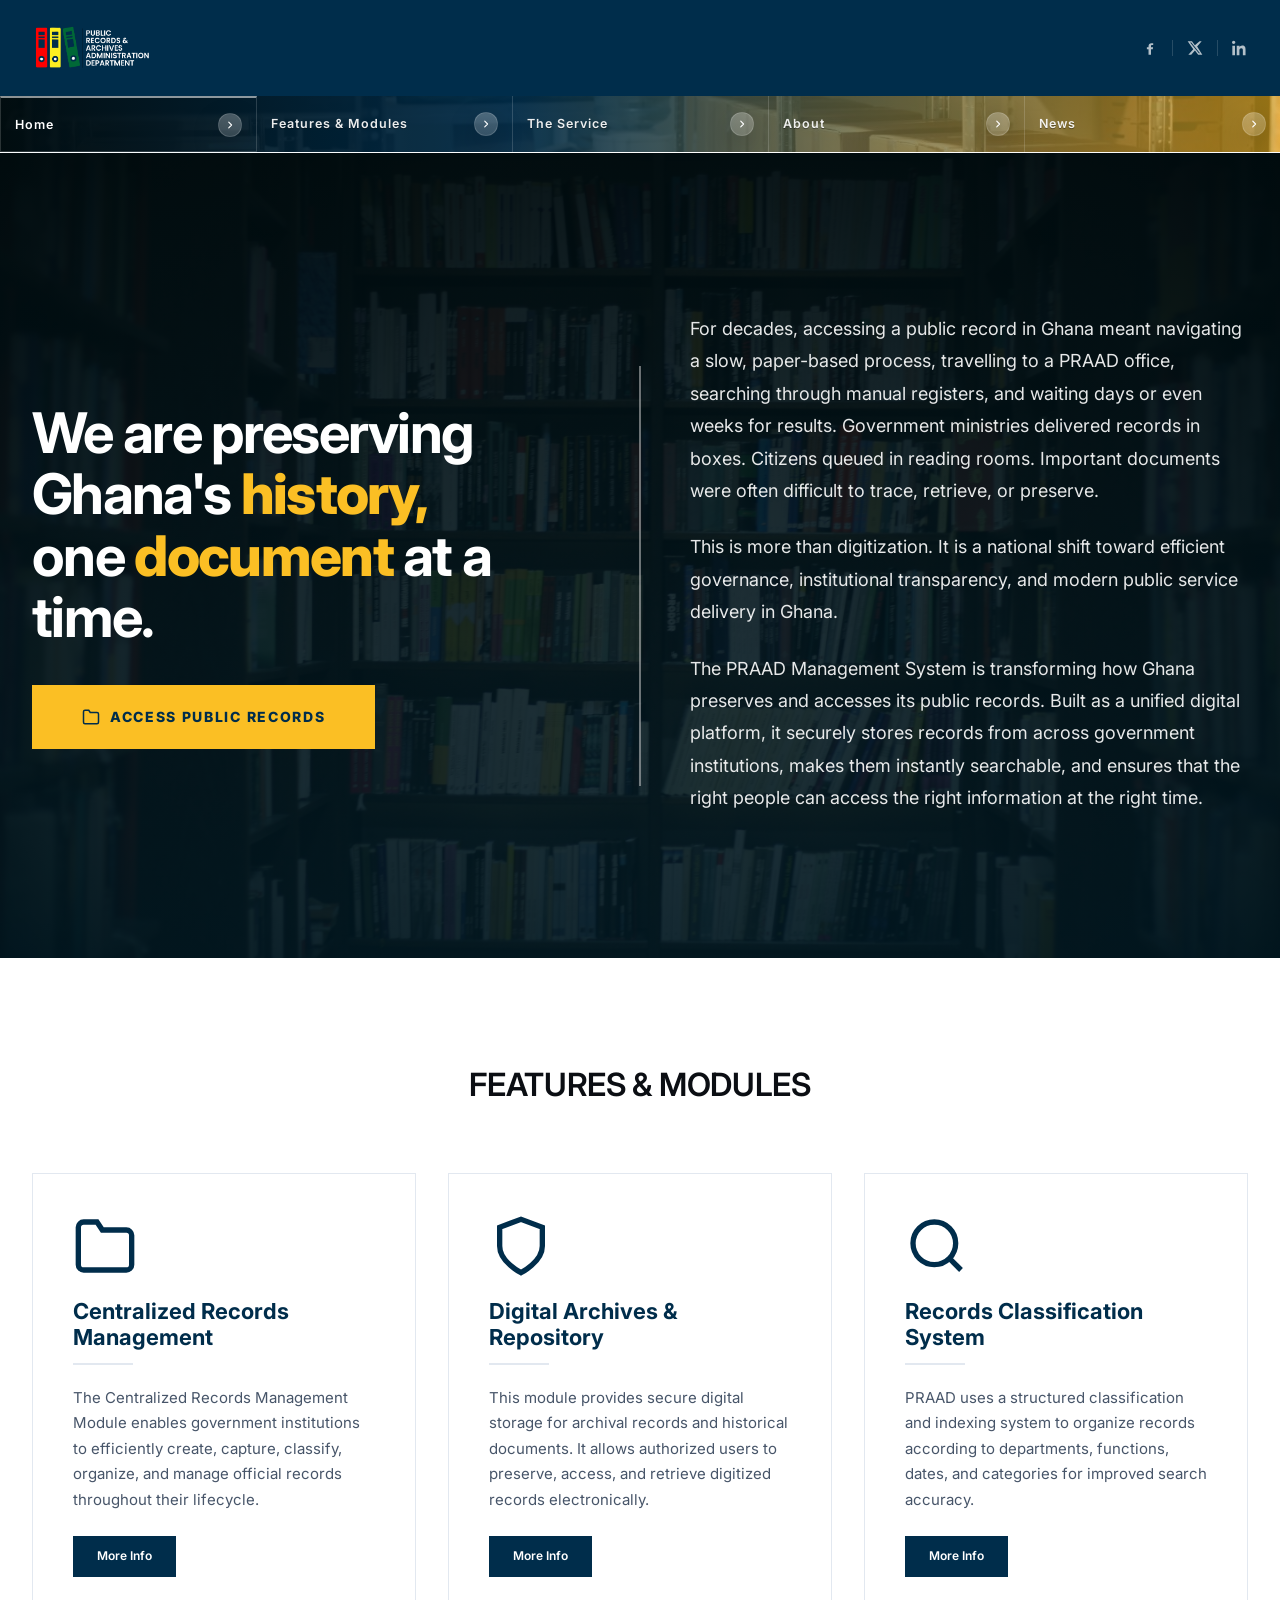
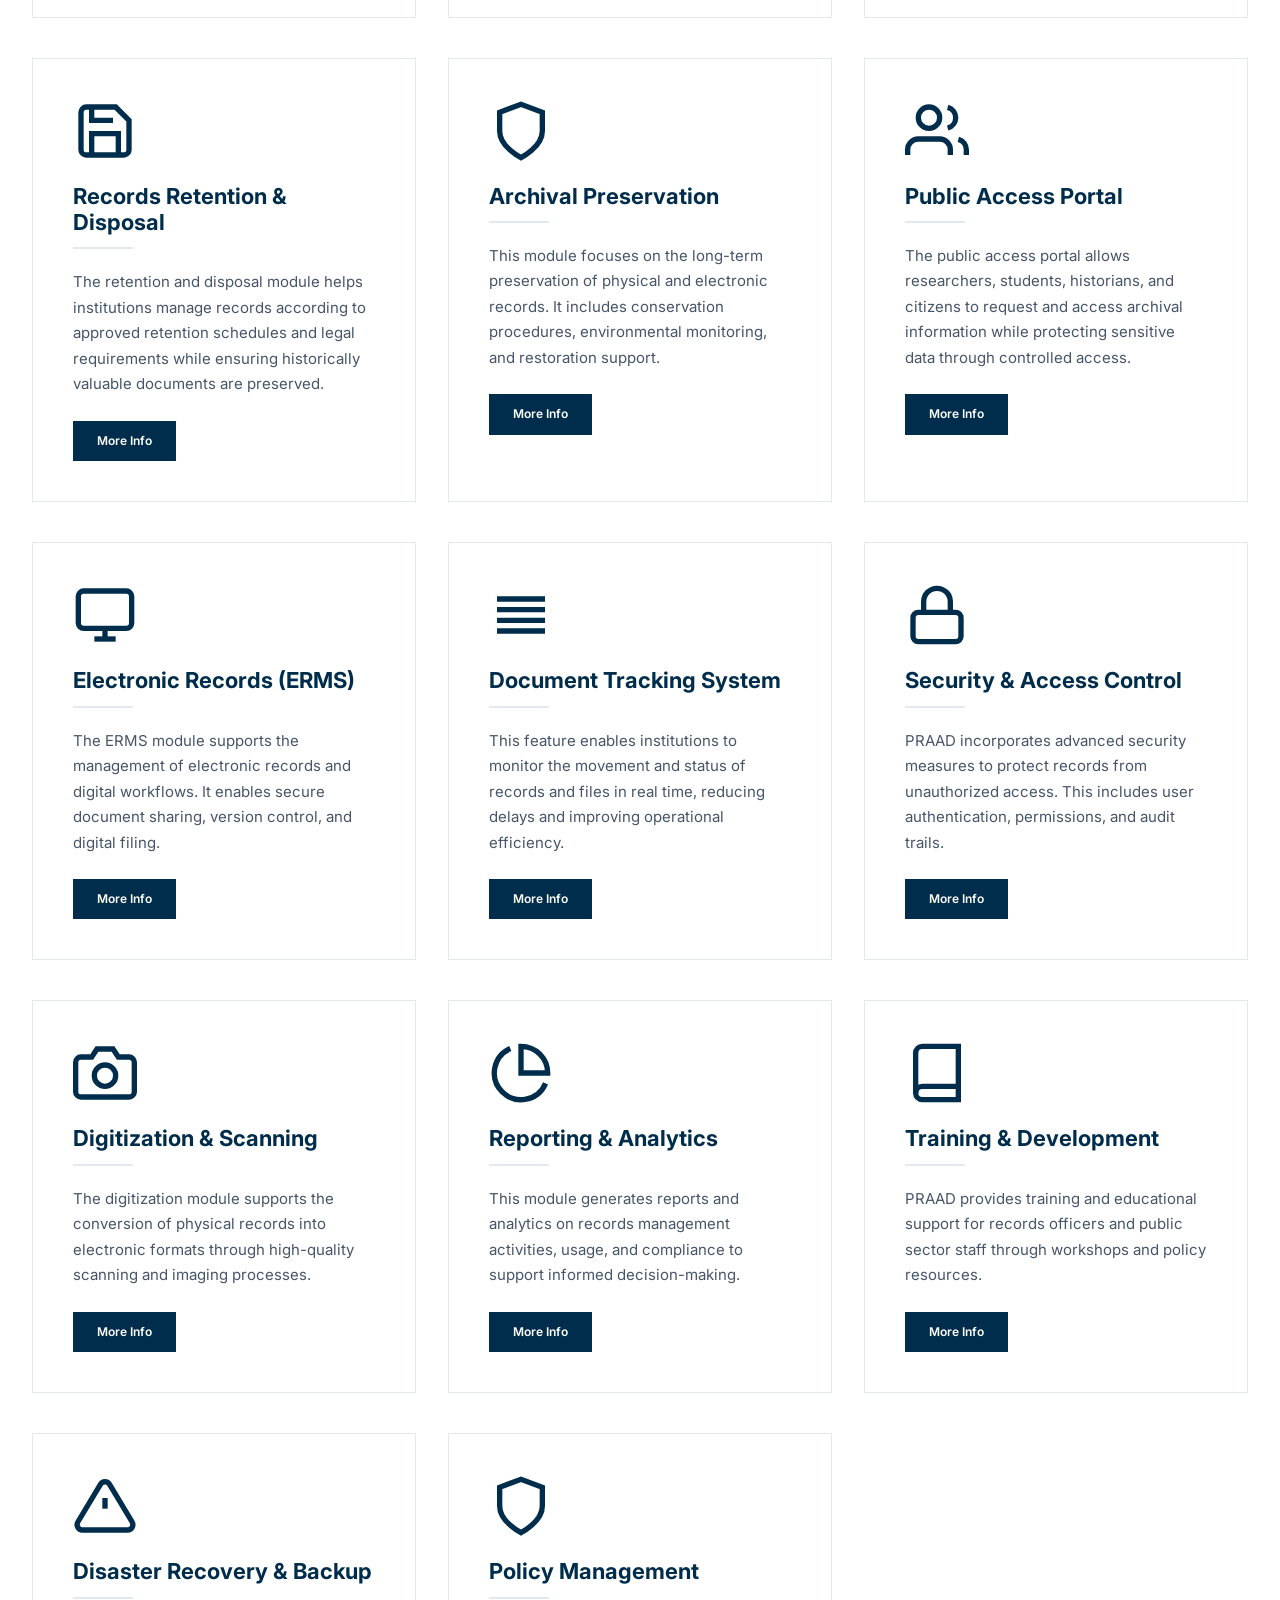
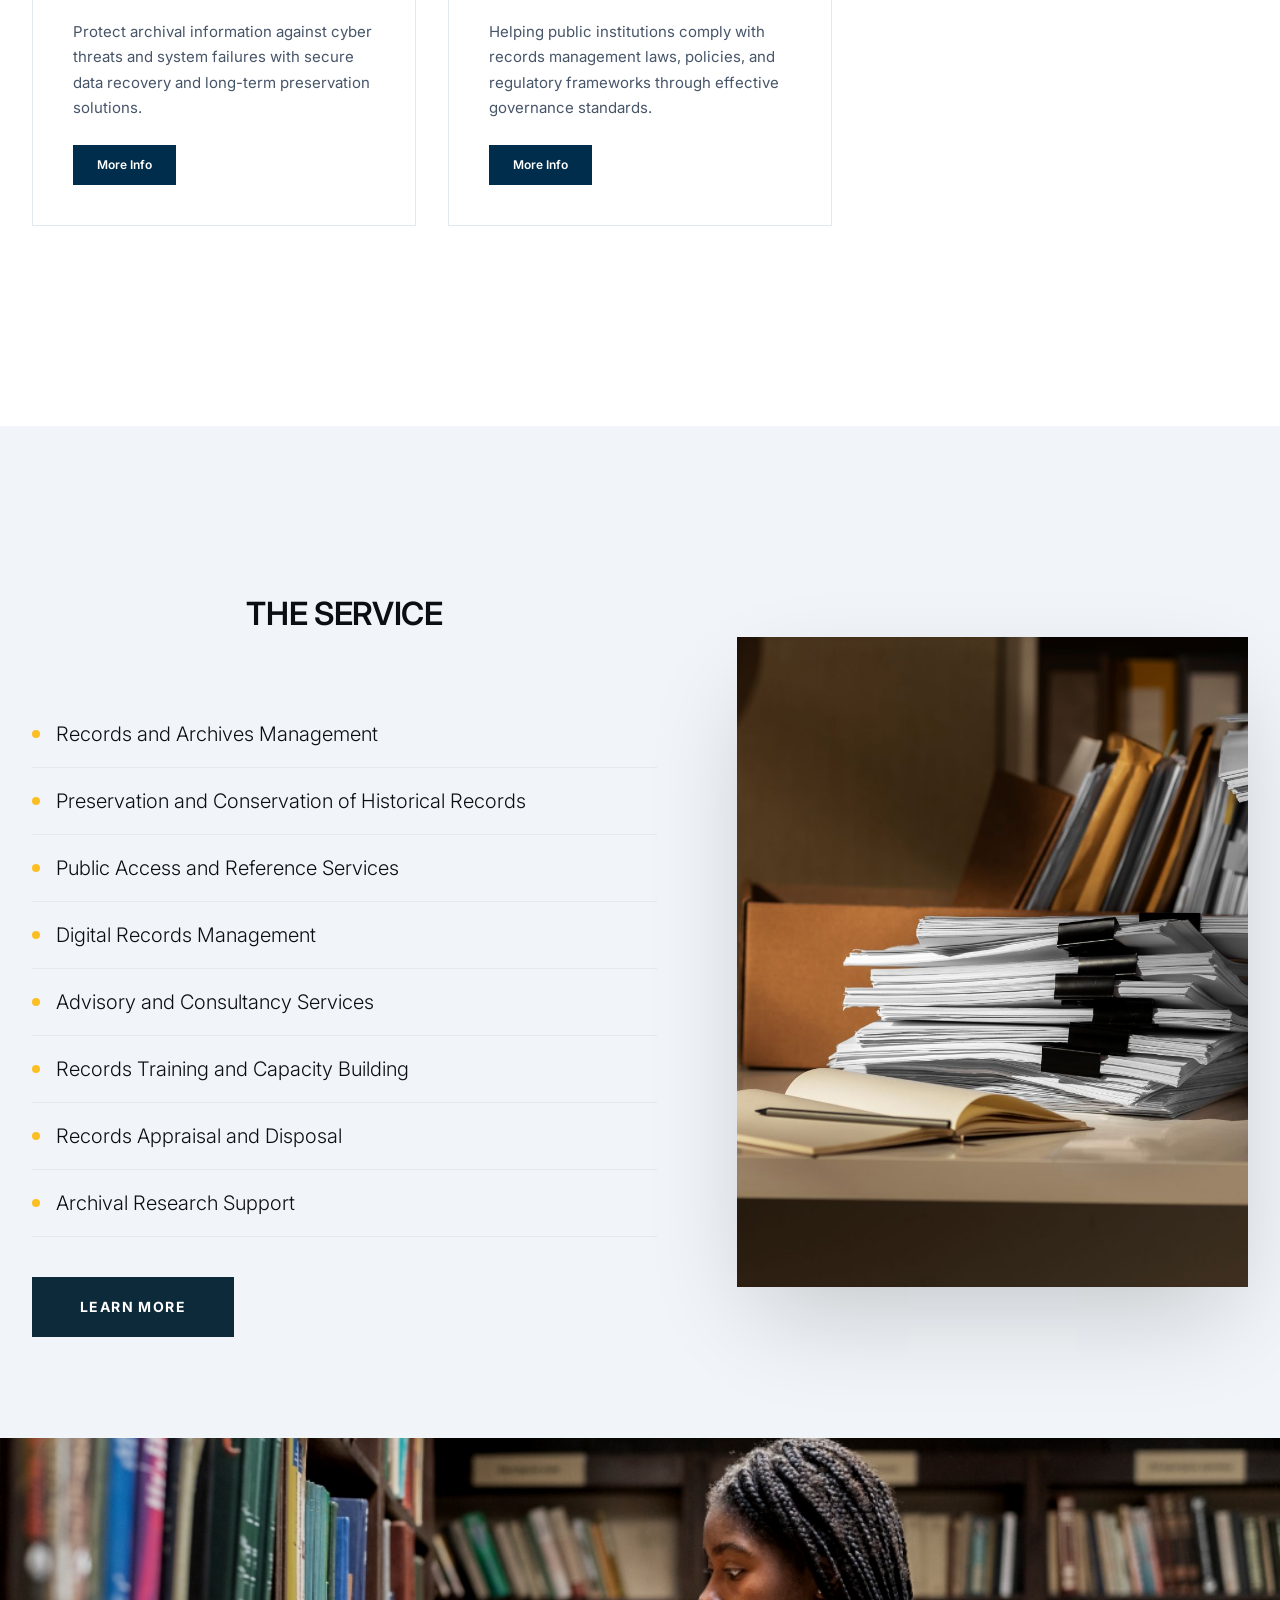
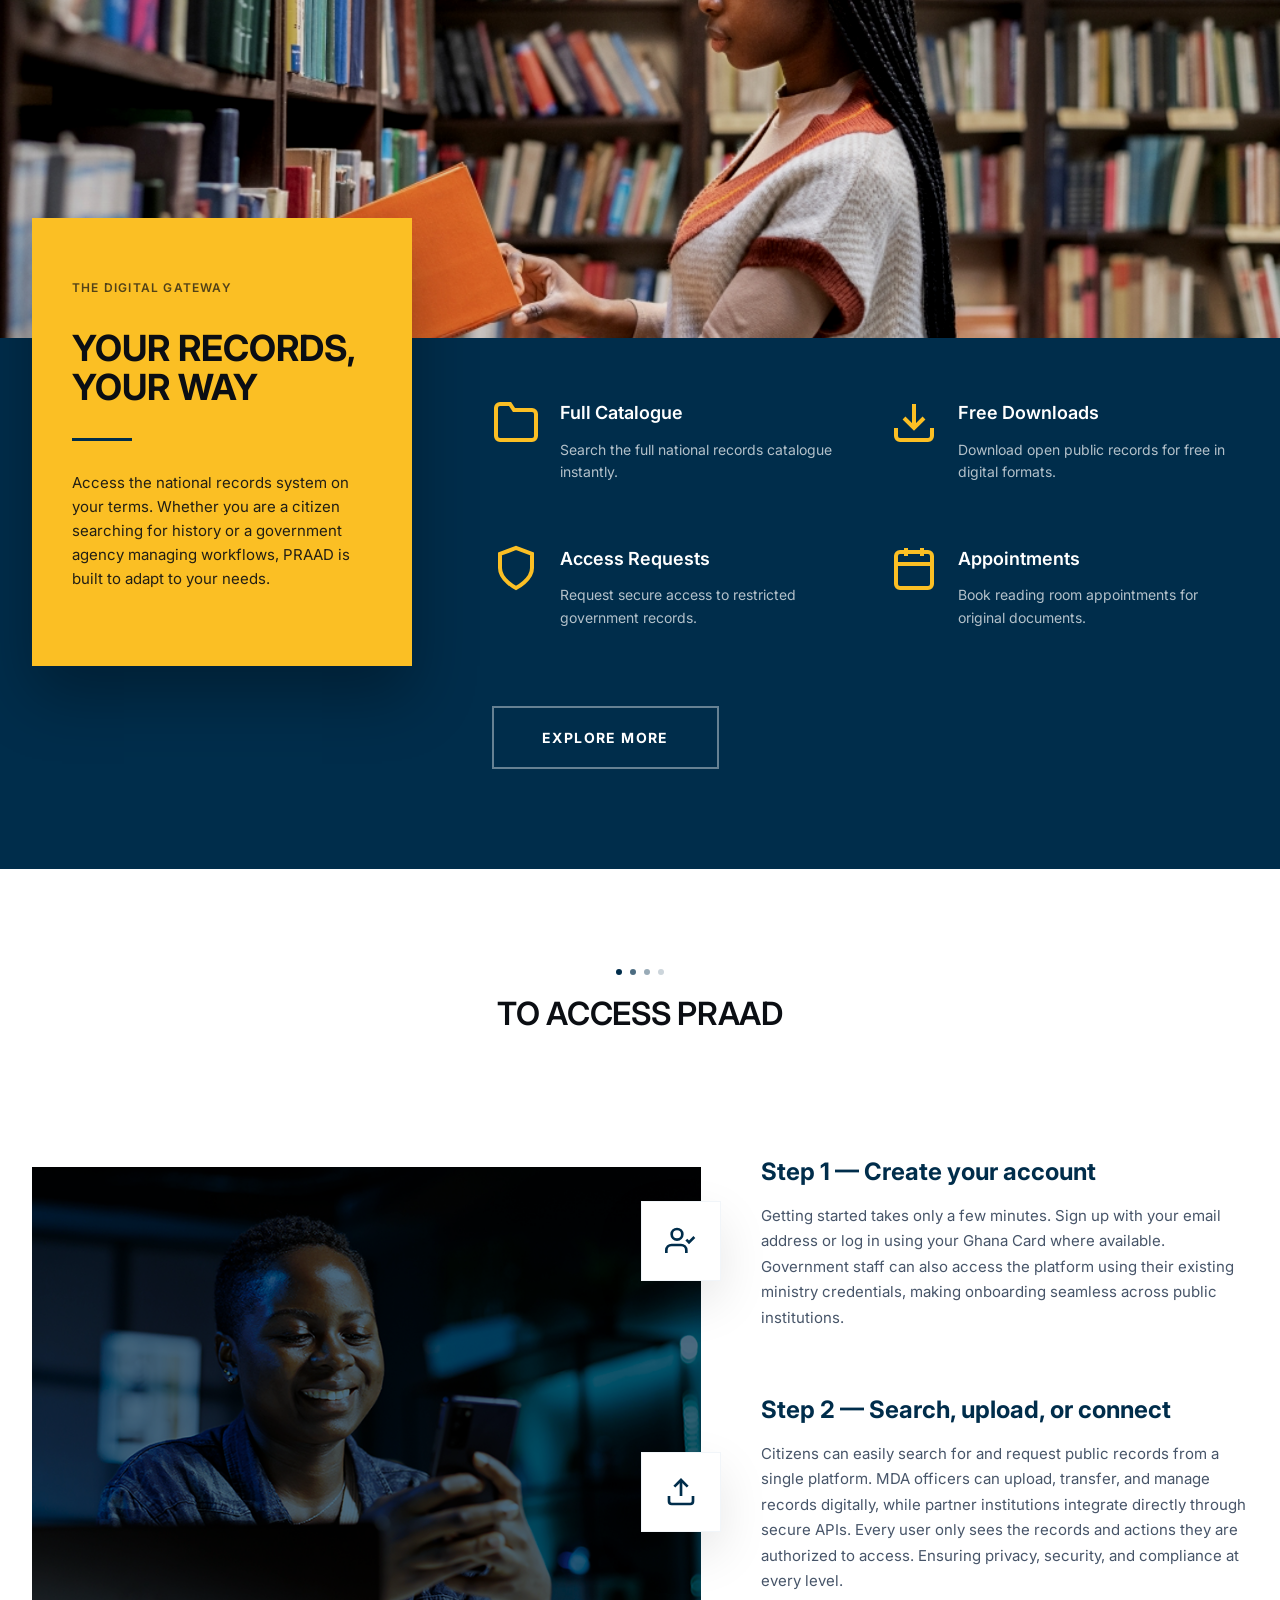
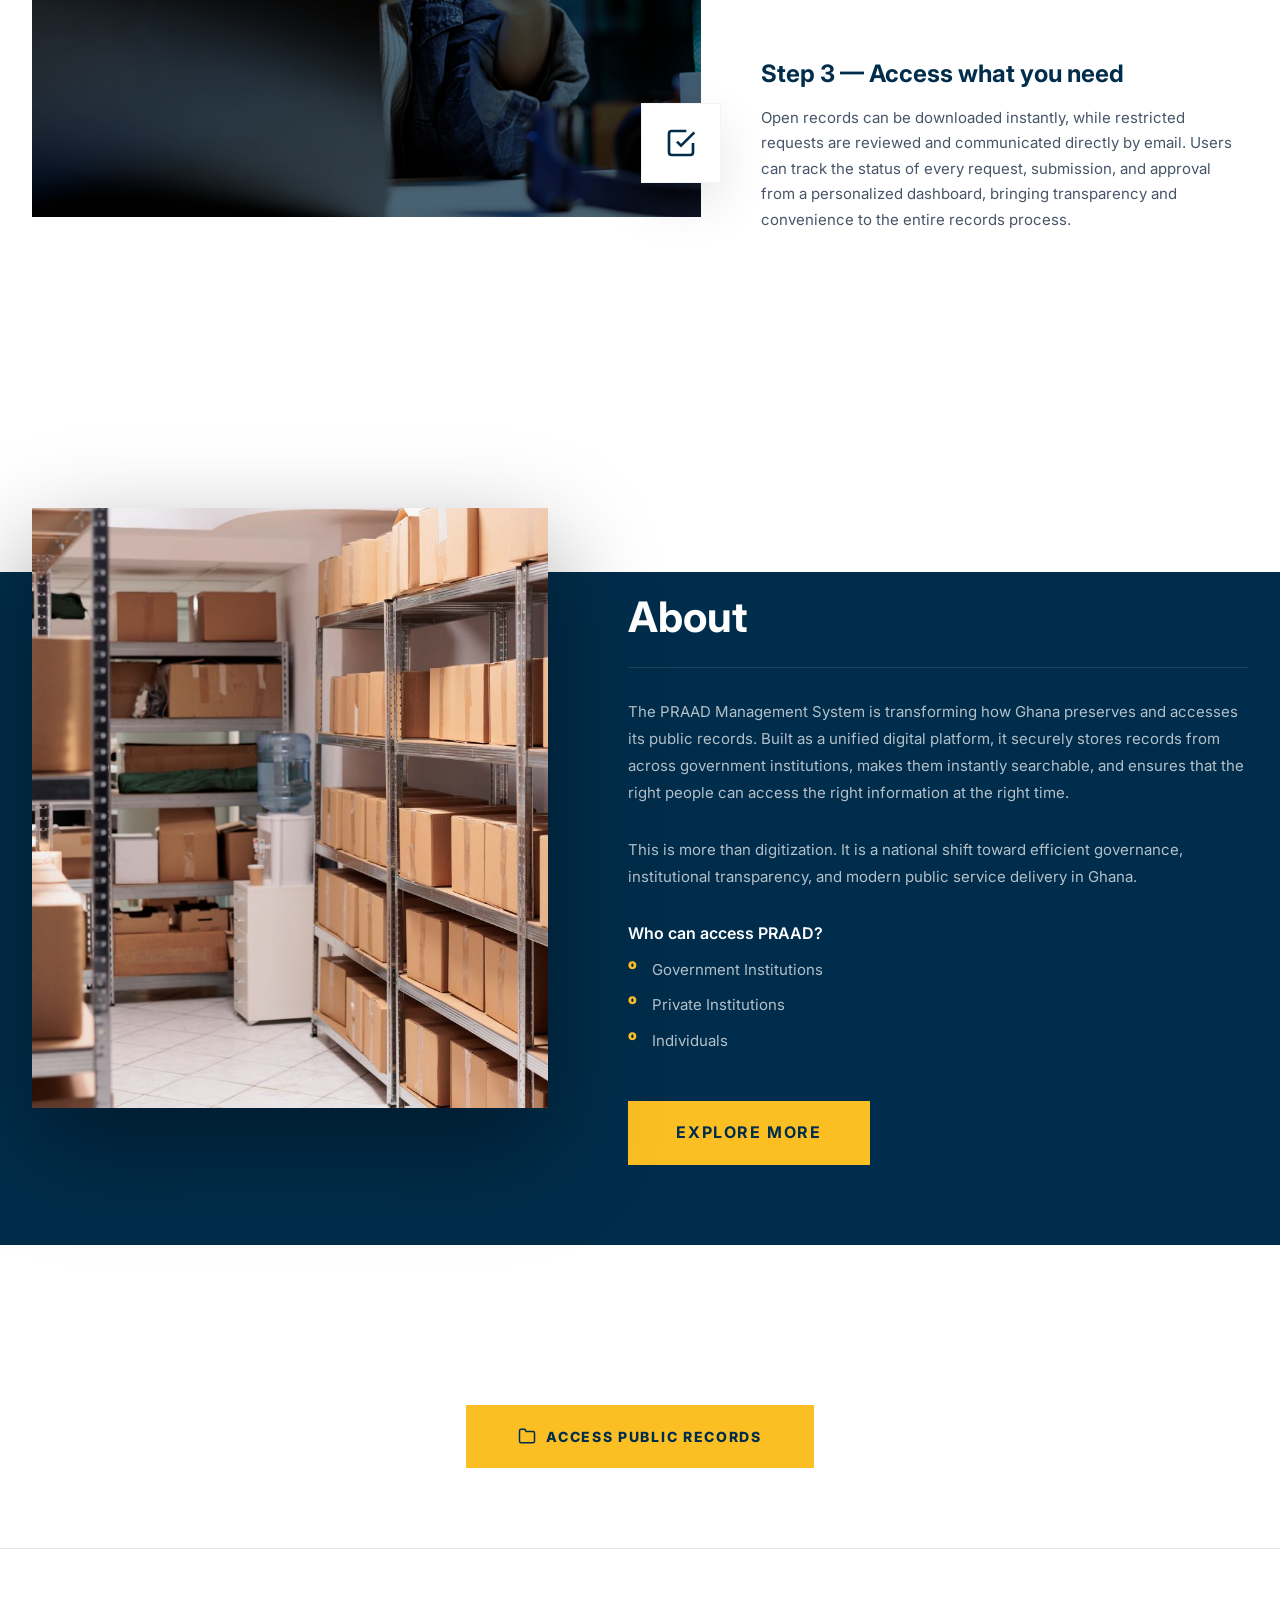
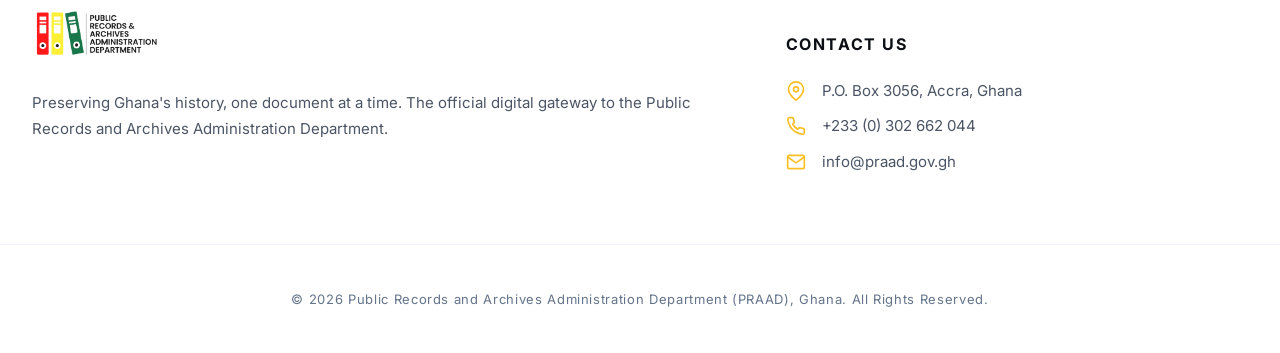
<file: index.html>
<!doctype html>
<html lang="en">
<head>
  <meta charset="utf-8" />
  <meta name="viewport" content="width=device-width, initial-scale=1" />
  <title></title>
  <link rel="preconnect" href="https://fonts.googleapis.com">
  <link rel="preconnect" href="https://fonts.gstatic.com" crossorigin>
  <link href="https://fonts.googleapis.com/css2?family=Inter:wght@300;400;500;600;700&display=swap" rel="stylesheet">
  <link rel="stylesheet" href="styles.css" />
  <link rel="icon" type="image/png" href="Images/fav.png" />
</head>
<body>
  <div class="bg" aria-hidden="true"></div>

  <header class="header" data-elevate>
    <div class="header__top">
      <div class="container header__inner header__inner--top">
        <a class="brand" href="#home">
          <img class="brand__logo" src="Images/logo-2.png" alt="" />
        </a>

        <div class="header__right">
          <div class="social" aria-label="Social media">
            <a class="social__link" href="#" aria-label="Facebook">
              <svg viewBox="0 0 24 24" width="18" height="18" aria-hidden="true" focusable="false">
                <path fill="currentColor" d="M13.5 22v-8h2.7l.4-3h-3.1V9.1c0-.9.3-1.6 1.6-1.6h1.7V4.8c-.3 0-1.4-.1-2.6-.1-2.6 0-4.4 1.6-4.4 4.6V11H7.3v3h2.5v8h3.7Z"/>
              </svg>
            </a>
            <a class="social__link" href="#" aria-label="X">
              <svg viewBox="0 0 24 24" width="18" height="18" aria-hidden="true" focusable="false">
                <path fill="currentColor" d="M18.9 2H22l-6.8 7.7L23 22h-6.2l-4.9-6.3L6.3 22H2l7.4-8.3L1 2h6.4l4.4 5.7L18.9 2Zm-1.1 18h1.7L6.4 3.9H4.6L17.8 20Z"/>
              </svg>
            </a>
            <a class="social__link" href="#" aria-label="LinkedIn">
              <svg viewBox="0 0 24 24" width="18" height="18" aria-hidden="true" focusable="false">
                <path fill="currentColor" d="M4.98 3.5C4.98 4.88 3.87 6 2.5 6S0 4.88 0 3.5 1.12 1 2.5 1 4.98 2.12 4.98 3.5ZM.5 8.5h4V23h-4V8.5Zm7 0h3.8v2h.1c.5-1 1.9-2.1 3.9-2.1 4.2 0 5 2.8 5 6.4V23h-4v-6.9c0-1.7 0-3.9-2.4-3.9-2.4 0-2.8 1.9-2.8 3.8V23h-4V8.5Z"/>
              </svg>
            </a>
          </div>
        </div>
      </div>
    </div>

    <div class="header__bottom">
      <div class="container header__inner header__inner--bottom">
        <nav class="nav" data-nav>
          <a class="nav__link" href="index.html">Home</a>
          <a class="nav__link" href="features.html">Features &amp; Modules</a>
          <a class="nav__link" href="service.html">The Service</a>
          <a class="nav__link" href="about.html">About</a>
          <a class="nav__link" href="news.html">News</a>
        </nav>

        <button class="navbtn" type="button" data-navbtn aria-expanded="false">
          <span></span><span></span><span></span>
        </button>
      </div>
    </div>
  </header>

  <main>
    <section id="home" class="hero">
      <div class="container hero__grid">
        <div class="hero__col hero__col--left">
          <h1 class="hero__heading">
            We are preserving Ghana's <span class="highlight">history,</span><br>
            one <span class="highlight">document</span> at a time.
          </h1>
          <div class="hero__cta hero__cta--desktop">
            <a href="https://excelliumgh.com/praad/" target="_blank" rel="noopener" class="btn btn--hero-cta" id="hero-access-records-btn">
              <svg viewBox="0 0 24 24" fill="none" stroke="currentColor" stroke-width="2" aria-hidden="true"><path d="M22 19a2 2 0 0 1-2 2H4a2 2 0 0 1-2-2V5a2 2 0 0 1 2-2h5l2 3h9a2 2 0 0 1 2 2z"/></svg>
              Access Public Records
            </a>
          </div>
        </div>

        <div class="hero__col hero__col--right">
          <div class="hero__text">
            <p>For decades, accessing a public record in Ghana meant navigating a slow, paper-based  process, travelling to a PRAAD office, searching through manual registers, and waiting days  or even weeks for results. Government ministries delivered records in boxes. Citizens  queued in reading rooms. Important documents were often difficult to trace, retrieve, or  preserve.</p>

            <p>This is more than digitization. It is a national shift toward efficient governance, institutional  transparency, and modern public service delivery in Ghana.</p>

            <p>The PRAAD Management System is transforming how Ghana preserves and accesses its  public records. Built as a unified digital platform, it securely stores records from across  government institutions, makes them instantly searchable, and ensures that the right  people can access the right information at the right time.</p>
          </div>
          <div class="hero__cta hero__cta--mobile">
            <a href="https://excelliumgh.com/praad/" target="_blank" rel="noopener" class="btn btn--hero-cta" id="hero-access-records-btn-mobile">
              <svg viewBox="0 0 24 24" fill="none" stroke="currentColor" stroke-width="2" aria-hidden="true"><path d="M22 19a2 2 0 0 1-2 2H4a2 2 0 0 1-2-2V5a2 2 0 0 1 2-2h5l2 3h9a2 2 0 0 1 2 2z"/></svg>
              Access Public Records
            </a>
          </div>
        </div>

      </div>
    </section>



    <section id="features" class="section">
      <div class="container container--wide">
        <h2 class="section__title">FEATURES &amp; MODULES</h2>

        <div class="features-modern-grid">
          <div class="feature-item">
            <div class="feature-item__icon">
              <svg viewBox="0 0 24 24" fill="none" stroke="currentColor" stroke-width="2"><path d="M22 19a2 2 0 0 1-2 2H4a2 2 0 0 1-2-2V5a2 2 0 0 1 2-2h5l2 3h9a2 2 0 0 1 2 2z"></path></svg>
            </div>
            <div class="feature-item__content">
              <h3 class="feature-item__title">Centralized Records Management</h3>
              <div class="feature-item__line"></div>
              <p>The Centralized Records Management Module enables government institutions to efficiently create, capture, classify, organize, and manage official records throughout their lifecycle.</p>
              <a href="features.html" class="feature-item__btn">More Info</a>
            </div>
          </div>

          <div class="feature-item">
            <div class="feature-item__icon">
              <svg viewBox="0 0 24 24" fill="none" stroke="currentColor" stroke-width="2"><path d="M12 22s8-4 8-10V5l-8-3-8 3v7c0 6 8 10 8 10z"></path></svg>
            </div>
            <div class="feature-item__content">
              <h3 class="feature-item__title">Digital Archives & Repository</h3>
              <div class="feature-item__line"></div>
              <p>This module provides secure digital storage for archival records and historical documents. It allows authorized users to preserve, access, and retrieve digitized records electronically.</p>
              <a href="features.html" class="feature-item__btn">More Info</a>
            </div>
          </div>

          <div class="feature-item">
            <div class="feature-item__icon">
              <svg viewBox="0 0 24 24" fill="none" stroke="currentColor" stroke-width="2"><circle cx="11" cy="11" r="8"></circle><line x1="21" y1="21" x2="16.65" y2="16.65"></line></svg>
            </div>
            <div class="feature-item__content">
              <h3 class="feature-item__title">Records Classification System</h3>
              <div class="feature-item__line"></div>
              <p>PRAAD uses a structured classification and indexing system to organize records according to departments, functions, dates, and categories for improved search accuracy.</p>
              <a href="features.html" class="feature-item__btn">More Info</a>
            </div>
          </div>

          <div class="feature-item">
            <div class="feature-item__icon">
              <svg viewBox="0 0 24 24" fill="none" stroke="currentColor" stroke-width="2"><path d="M19 21H5a2 2 0 0 1-2-2V5a2 2 0 0 1 2-2h11l5 5v11a2 2 0 0 1-2 2z"></path><polyline points="17 21 17 13 7 13 7 21"></polyline><polyline points="7 3 7 8 15 8"></polyline></svg>
            </div>
            <div class="feature-item__content">
              <h3 class="feature-item__title">Records Retention & Disposal</h3>
              <div class="feature-item__line"></div>
              <p>The retention and disposal module helps institutions manage records according to approved retention schedules and legal requirements while ensuring historically valuable documents are preserved.</p>
              <a href="features.html" class="feature-item__btn">More Info</a>
            </div>
          </div>

          <div class="feature-item">
            <div class="feature-item__icon">
              <svg viewBox="0 0 24 24" fill="none" stroke="currentColor" stroke-width="2"><path d="M12 22s8-4 8-10V5l-8-3-8 3v7c0 6 8 10 8 10z"></path></svg>
            </div>
            <div class="feature-item__content">
              <h3 class="feature-item__title">Archival Preservation</h3>
              <div class="feature-item__line"></div>
              <p>This module focuses on the long-term preservation of physical and electronic records. It includes conservation procedures, environmental monitoring, and restoration support.</p>
              <a href="features.html" class="feature-item__btn">More Info</a>
            </div>
          </div>

          <div class="feature-item">
            <div class="feature-item__icon">
              <svg viewBox="0 0 24 24" fill="none" stroke="currentColor" stroke-width="2"><path d="M17 21v-2a4 4 0 0 0-4-4H5a4 4 0 0 0-4 4v2"></path><circle cx="9" cy="7" r="4"></circle><path d="M23 21v-2a4 4 0 0 0-3-3.87"></path><path d="M16 3.13a4 4 0 0 1 0 7.75"></path></svg>
            </div>
            <div class="feature-item__content">
              <h3 class="feature-item__title">Public Access Portal</h3>
              <div class="feature-item__line"></div>
              <p>The public access portal allows researchers, students, historians, and citizens to request and access archival information while protecting sensitive data through controlled access.</p>
              <a href="features.html" class="feature-item__btn">More Info</a>
            </div>
          </div>

          <div class="feature-item">
            <div class="feature-item__icon">
              <svg viewBox="0 0 24 24" fill="none" stroke="currentColor" stroke-width="2"><rect x="2" y="3" width="20" height="14" rx="2" ry="2"></rect><line x1="8" y1="21" x2="16" y2="21"></line><line x1="12" y1="17" x2="12" y2="21"></line></svg>
            </div>
            <div class="feature-item__content">
              <h3 class="feature-item__title">Electronic Records (ERMS)</h3>
              <div class="feature-item__line"></div>
              <p>The ERMS module supports the management of electronic records and digital workflows. It enables secure document sharing, version control, and digital filing.</p>
              <a href="features.html" class="feature-item__btn">More Info</a>
            </div>
          </div>

          <div class="feature-item">
            <div class="feature-item__icon">
              <svg viewBox="0 0 24 24" fill="none" stroke="currentColor" stroke-width="2"><path d="M21 10H3M21 6H3M21 14H3M21 18H3"></path></svg>
            </div>
            <div class="feature-item__content">
              <h3 class="feature-item__title">Document Tracking System</h3>
              <div class="feature-item__line"></div>
              <p>This feature enables institutions to monitor the movement and status of records and files in real time, reducing delays and improving operational efficiency.</p>
              <a href="features.html" class="feature-item__btn">More Info</a>
            </div>
          </div>

          <div class="feature-item">
            <div class="feature-item__icon">
              <svg viewBox="0 0 24 24" fill="none" stroke="currentColor" stroke-width="2"><rect x="3" y="11" width="18" height="11" rx="2" ry="2"></rect><path d="M7 11V7a5 5 0 0 1 10 0v4"></path></svg>
            </div>
            <div class="feature-item__content">
              <h3 class="feature-item__title">Security & Access Control</h3>
              <div class="feature-item__line"></div>
              <p>PRAAD incorporates advanced security measures to protect records from unauthorized access. This includes user authentication, permissions, and audit trails.</p>
              <a href="features.html" class="feature-item__btn">More Info</a>
            </div>
          </div>

          <div class="feature-item">
            <div class="feature-item__icon">
              <svg viewBox="0 0 24 24" fill="none" stroke="currentColor" stroke-width="2"><path d="M23 19a2 2 0 0 1-2 2H3a2 2 0 0 1-2-2V8a2 2 0 0 1 2-2h4l2-3h6l2 3h4a2 2 0 0 1 2 2z"></path><circle cx="12" cy="13" r="4"></circle></svg>
            </div>
            <div class="feature-item__content">
              <h3 class="feature-item__title">Digitization & Scanning</h3>
              <div class="feature-item__line"></div>
              <p>The digitization module supports the conversion of physical records into electronic formats through high-quality scanning and imaging processes.</p>
              <a href="features.html" class="feature-item__btn">More Info</a>
            </div>
          </div>

          <div class="feature-item">
            <div class="feature-item__icon">
              <svg viewBox="0 0 24 24" fill="none" stroke="currentColor" stroke-width="2"><path d="M21.21 15.89A10 10 0 1 1 8 2.83"></path><path d="M22 12A10 10 0 0 0 12 2v10z"></path></svg>
            </div>
            <div class="feature-item__content">
              <h3 class="feature-item__title">Reporting & Analytics</h3>
              <div class="feature-item__line"></div>
              <p>This module generates reports and analytics on records management activities, usage, and compliance to support informed decision-making.</p>
              <a href="features.html" class="feature-item__btn">More Info</a>
            </div>
          </div>

          <div class="feature-item">
            <div class="feature-item__icon">
              <svg viewBox="0 0 24 24" fill="none" stroke="currentColor" stroke-width="2"><path d="M4 19.5A2.5 2.5 0 0 1 6.5 17H20"></path><path d="M6.5 2H20v20H6.5A2.5 2.5 0 0 1 4 19.5v-15A2.5 2.5 0 0 1 6.5 2z"></path></svg>
            </div>
            <div class="feature-item__content">
              <h3 class="feature-item__title">Training & Development</h3>
              <div class="feature-item__line"></div>
              <p>PRAAD provides training and educational support for records officers and public sector staff through workshops and policy resources.</p>
              <a href="features.html" class="feature-item__btn">More Info</a>
            </div>
          </div>

          <div class="feature-item">
            <div class="feature-item__icon">
              <svg viewBox="0 0 24 24" fill="none" stroke="currentColor" stroke-width="2"><path d="M10.29 3.86L1.82 18a2 2 0 0 0 1.71 3h16.94a2 2 0 0 0 1.71-3L13.71 3.86a2 2 0 0 0-3.42 0z"></path><line x1="12" y1="9" x2="12" y2="13"></line><line x1="12" y1="17" x2="12.01" y2="17"></line></svg>
            </div>
            <div class="feature-item__content">
              <h3 class="feature-item__title">Disaster Recovery & Backup</h3>
              <div class="feature-item__line"></div>
              <p>Protect archival information against cyber threats and system failures with secure data recovery and long-term preservation solutions.</p>
              <a href="features.html" class="feature-item__btn">More Info</a>
            </div>
          </div>

          <div class="feature-item">
            <div class="feature-item__icon">
              <svg viewBox="0 0 24 24" fill="none" stroke="currentColor" stroke-width="2"><path d="M12 22s8-4 8-10V5l-8-3-8 3v7c0 6 8 10 8 10z"></path></svg>
            </div>
            <div class="feature-item__content">
              <h3 class="feature-item__title">Policy Management</h3>
              <div class="feature-item__line"></div>
              <p>Helping public institutions comply with records management laws, policies, and regulatory frameworks through effective governance standards.</p>
              <a href="features.html" class="feature-item__btn">More Info</a>
            </div>
          </div>
        </div>

      </div>
    </section>

    <section id="service" class="section section--alt service-showcase">
      <div class="container service-showcase__grid">
        <div class="service-showcase__content">
          <h2 class="section__title section__title--left">THE SERVICE</h2>
          <ul class="service-list">
            <li><a href="service.html#records-mgmt">Records and Archives Management</a></li>
            <li><a href="service.html#preservation">Preservation and Conservation of Historical Records</a></li>
            <li><a href="service.html#reference">Public Access and Reference Services</a></li>
            <li><a href="service.html#digital">Digital Records Management</a></li>
            <li><a href="service.html#advisory">Advisory and Consultancy Services</a></li>
            <li><a href="service.html#training">Records Training and Capacity Building</a></li>
            <li><a href="service.html#appraisal">Records Appraisal and Disposal</a></li>
            <li><a href="service.html#research">Archival Research Support</a></li>
          </ul>
          <a href="service.html" class="btn btn--explore" style="margin-top: 40px;">LEARN MORE</a>
        </div>
        
        <div class="service-showcase__media">
          <div class="service-showcase__img-wrap">
            <img src="Images/still-life-documents-stack.jpg" alt="Historical Documents Stack" />
          </div>
        </div>
      </div>
    </section>

    <section class="section section--your-way">
      <div class="your-way__media">
        <img src="Images/young-student-working-assignment.jpg" alt="Student working" />
      </div>

      <div class="container your-way__grid">
        <div class="your-way__highlight">
          <span class="your-way__sup">THE DIGITAL GATEWAY</span>
          <h2 class="your-way__title">YOUR RECORDS,<br>YOUR WAY</h2>
          <div class="your-way__line"></div>
          <p class="your-way__desc">Access the national records system on your terms. Whether you are a citizen searching for history or a government agency managing workflows, PRAAD is built to adapt to your needs.</p>
        </div>

        <div class="your-way__features">
          <div class="your-way__item">
            <svg class="your-way__icon" viewBox="0 0 24 24" fill="none" stroke="currentColor" stroke-width="2"><path d="M22 19a2 2 0 0 1-2 2H4a2 2 0 0 1-2-2V5a2 2 0 0 1 2-2h5l2 3h9a2 2 0 0 1 2 2z"></path></svg>
            <div class="your-way__item-content">
              <h4>Full Catalogue</h4>
              <p>Search the full national records catalogue instantly.</p>
            </div>
          </div>
          <div class="your-way__item">
            <svg class="your-way__icon" viewBox="0 0 24 24" fill="none" stroke="currentColor" stroke-width="2"><path d="M21 15v4a2 2 0 0 1-2 2H5a2 2 0 0 1-2-2v-4"></path><polyline points="7 10 12 15 17 10"></polyline><line x1="12" y1="15" x2="12" y2="3"></line></svg>
            <div class="your-way__item-content">
              <h4>Free Downloads</h4>
              <p>Download open public records for free in digital formats.</p>
            </div>
          </div>
          <div class="your-way__item">
            <svg class="your-way__icon" viewBox="0 0 24 24" fill="none" stroke="currentColor" stroke-width="2"><path d="M12 22s8-4 8-10V5l-8-3-8 3v7c0 6 8 10 8 10z"></path></svg>
            <div class="your-way__item-content">
              <h4>Access Requests</h4>
              <p>Request secure access to restricted government records.</p>
            </div>
          </div>
          <div class="your-way__item">
            <svg class="your-way__icon" viewBox="0 0 24 24" fill="none" stroke="currentColor" stroke-width="2"><rect x="3" y="4" width="18" height="18" rx="2" ry="2"></rect><line x1="16" y1="2" x2="16" y2="6"></line><line x1="8" y1="2" x2="8" y2="6"></line><line x1="3" y1="10" x2="21" y2="10"></line></svg>
            <div class="your-way__item-content">
              <h4>Appointments</h4>
              <p>Book reading room appointments for original documents.</p>
            </div>
          </div>
        </div>

        <div class="your-way__actions">
          <a href="service.html" class="btn btn--explore btn--outlined">EXPLORE MORE</a>
        </div>
      </div>
    </section>
    <section class="section section--onboarding-new">
      <div class="container">
        <div class="section-decoration">
          <span></span><span></span><span></span><span></span>
        </div>
        <h2 class="section__title" style="text-align: center; margin-bottom: 50px;">To Access PRAAD</h2>
        <div class="onboarding-new-grid">
          <div class="onboarding-new__media">
            <img src="Images/female-student-using-mobile-device.jpg" alt="Institutional Training" />
            <div class="onboarding-new__overlay"></div>
          </div>

          <div class="onboarding-new__content">
            <div class="onboarding-new__item">
              <div class="onboarding-new__icon">
                <svg viewBox="0 0 24 24" fill="none" stroke="currentColor" stroke-width="2"><path d="M16 21v-2a4 4 0 0 0-4-4H5a4 4 0 0 0-4 4v2"></path><circle cx="9" cy="7" r="4"></circle><polyline points="16 11 18 13 22 9"></polyline></svg>
              </div>
              <div class="onboarding-new__text">
                <h4>Step 1 — Create your account</h4>
                <p>Getting started takes only a few minutes. Sign up with your email address or log in using your Ghana Card where available. Government staff can also access the platform using their existing ministry credentials, making onboarding seamless across public institutions.</p>
              </div>
            </div>

            <div class="onboarding-new__item">
              <div class="onboarding-new__icon">
                <svg viewBox="0 0 24 24" fill="none" stroke="currentColor" stroke-width="2"><path d="M21 15v4a2 2 0 0 1-2 2H5a2 2 0 0 1-2-2v-4"></path><polyline points="17 8 12 3 7 8"></polyline><line x1="12" y1="3" x2="12" y2="15"></line></svg>
              </div>
              <div class="onboarding-new__text">
                <h4>Step 2 — Search, upload, or connect</h4>
                <p>Citizens can easily search for and request public records from a single platform. MDA officers can upload, transfer, and manage records digitally, while partner institutions integrate directly through secure APIs. Every user only sees the records and actions they are authorized to access. Ensuring privacy, security, and compliance at every level.</p>
              </div>
            </div>

            <div class="onboarding-new__item">
              <div class="onboarding-new__icon">
                <svg viewBox="0 0 24 24" fill="none" stroke="currentColor" stroke-width="2"><polyline points="9 11 12 14 22 4"></polyline><path d="M21 12v7a2 2 0 0 1-2 2H5a2 2 0 0 1-2-2V5a2 2 0 0 1 2-2h11"></path></svg>
              </div>
              <div class="onboarding-new__text">
                <h4>Step 3 — Access what you need</h4>
                <p>Open records can be downloaded instantly, while restricted requests are reviewed and communicated directly by email. Users can track the status of every request, submission, and approval from a personalized dashboard, bringing transparency and convenience to the entire records process.</p>
              </div>
            </div>
          </div>
        </div>
      </div>
    </section>

    <section id="about" class="section section--about-video">
      <div class="about-video__bg-block"></div>
      <div class="container">
        <div class="about-video__grid">
          <div class="about-video__media">
            <div class="about-video__img-wrap">
              <img src="Images/shelves.jpg" alt="PRAAD Archives" />
            </div>
          </div>

          <div class="about-video__content">
            <h2 class="about-video__title">About</h2>

            
            <div class="about-video__line"></div>
            
            <div class="about-video__text">
              <p>The PRAAD Management System is transforming how Ghana preserves and accesses its public records. Built as a unified digital platform, it securely stores records from across government institutions, makes them instantly searchable, and ensures that the right people can access the right information at the right time.</p>
              
              <p>This is more than digitization. It is a national shift toward efficient governance, institutional transparency, and modern public service delivery in Ghana.</p>

              <div class="about-video__meta">
                <h3 class="about-video__sub-title">Who can access PRAAD?</h3>
                <ul class="about-video__access-list">
                  <li>Government Institutions</li>
                  <li>Private Institutions</li>
                  <li>Individuals</li>
                </ul>
              </div>
            </div>

            <div class="about-video__actions">
              <a href="about.html" class="btn btn--video-join">EXPLORE MORE</a>
            </div>
          </div>
        </div>
      </div>
    </section>

    
  </main>

  <!-- Pre-footer CTA Banner -->
  <section class="prefooter-cta" aria-label="Call to action">
    <div class="prefooter-cta__inner">
      <a href="https://excelliumgh.com/praad/" target="_blank" rel="noopener" class="btn btn--prefooter-cta" id="prefooter-access-records-btn">
        <svg viewBox="0 0 24 24" fill="none" stroke="currentColor" stroke-width="2" aria-hidden="true"><path d="M22 19a2 2 0 0 1-2 2H4a2 2 0 0 1-2-2V5a2 2 0 0 1 2-2h5l2 3h9a2 2 0 0 1 2 2z"/></svg>
        Access Public Records
      </a>
    </div>
  </section>

  <footer class="footer">
    <div class="container footer__grid">
      <div class="footer__col footer__col--brand">
        <img class="footer__logo" src="Images/logo-1.png" alt="PRAAD Logo" />
        <p class="footer__tagline">Preserving Ghana's history, one document at a time. The official digital gateway to the Public Records and Archives Administration Department.</p>
      </div>

      <div class="footer__col">
        <h4 class="footer__title">Contact Us</h4>
        <ul class="footer__contact">
          <li>
            <svg class="footer__icon" viewBox="0 0 24 24" fill="none" stroke="currentColor" stroke-width="2"><path d="M21 10c0 7-9 13-9 13s-9-6-9-13a9 9 0 0 1 18 0z"></path><circle cx="12" cy="10" r="3"></circle></svg>
            <span>P.O. Box 3056, Accra, Ghana</span>
          </li>
          <li>
            <svg class="footer__icon" viewBox="0 0 24 24" fill="none" stroke="currentColor" stroke-width="2"><path d="M22 16.92v3a2 2 0 0 1-2.18 2 19.79 19.79 0 0 1-8.63-3.07 19.5 19.5 0 0 1-6-6 19.79 19.79 0 0 1-3.07-8.67A2 2 0 0 1 4.11 2h3a2 2 0 0 1 2 1.72 12.84 12.84 0 0 0 .7 2.81 2 2 0 0 1-.45 2.11L8.09 9.91a16 16 0 0 0 6 6l1.27-1.27a2 2 0 0 1 2.11-.45 12.84 12.84 0 0 0 2.81.7A2 2 0 0 1 22 16.92z"></path></svg>
            <span>+233 (0) 302 662 044</span>
          </li>
          <li>
            <svg class="footer__icon" viewBox="0 0 24 24" fill="none" stroke="currentColor" stroke-width="2"><path d="M4 4h16c1.1 0 2 .9 2 2v12c0 1.1-.9 2-2 2H4c-1.1 0-2-.9-2-2V6c0-1.1.9-2 2-2z"></path><polyline points="22,6 12,13 2,6"></polyline></svg>
            <span>info@praad.gov.gh</span>
          </li>
        </ul>
      </div>
    </div>
    <div class="footer__bottom">
      <div class="container">
        <p>&copy; 2026 Public Records and Archives Administration Department (PRAAD), Ghana. All Rights Reserved.</p>
      </div>
    </div>
  </footer>

  <script src="js/news-data.js"></script>
  <script src="script.js"></script>
</body>
</html>
</file>
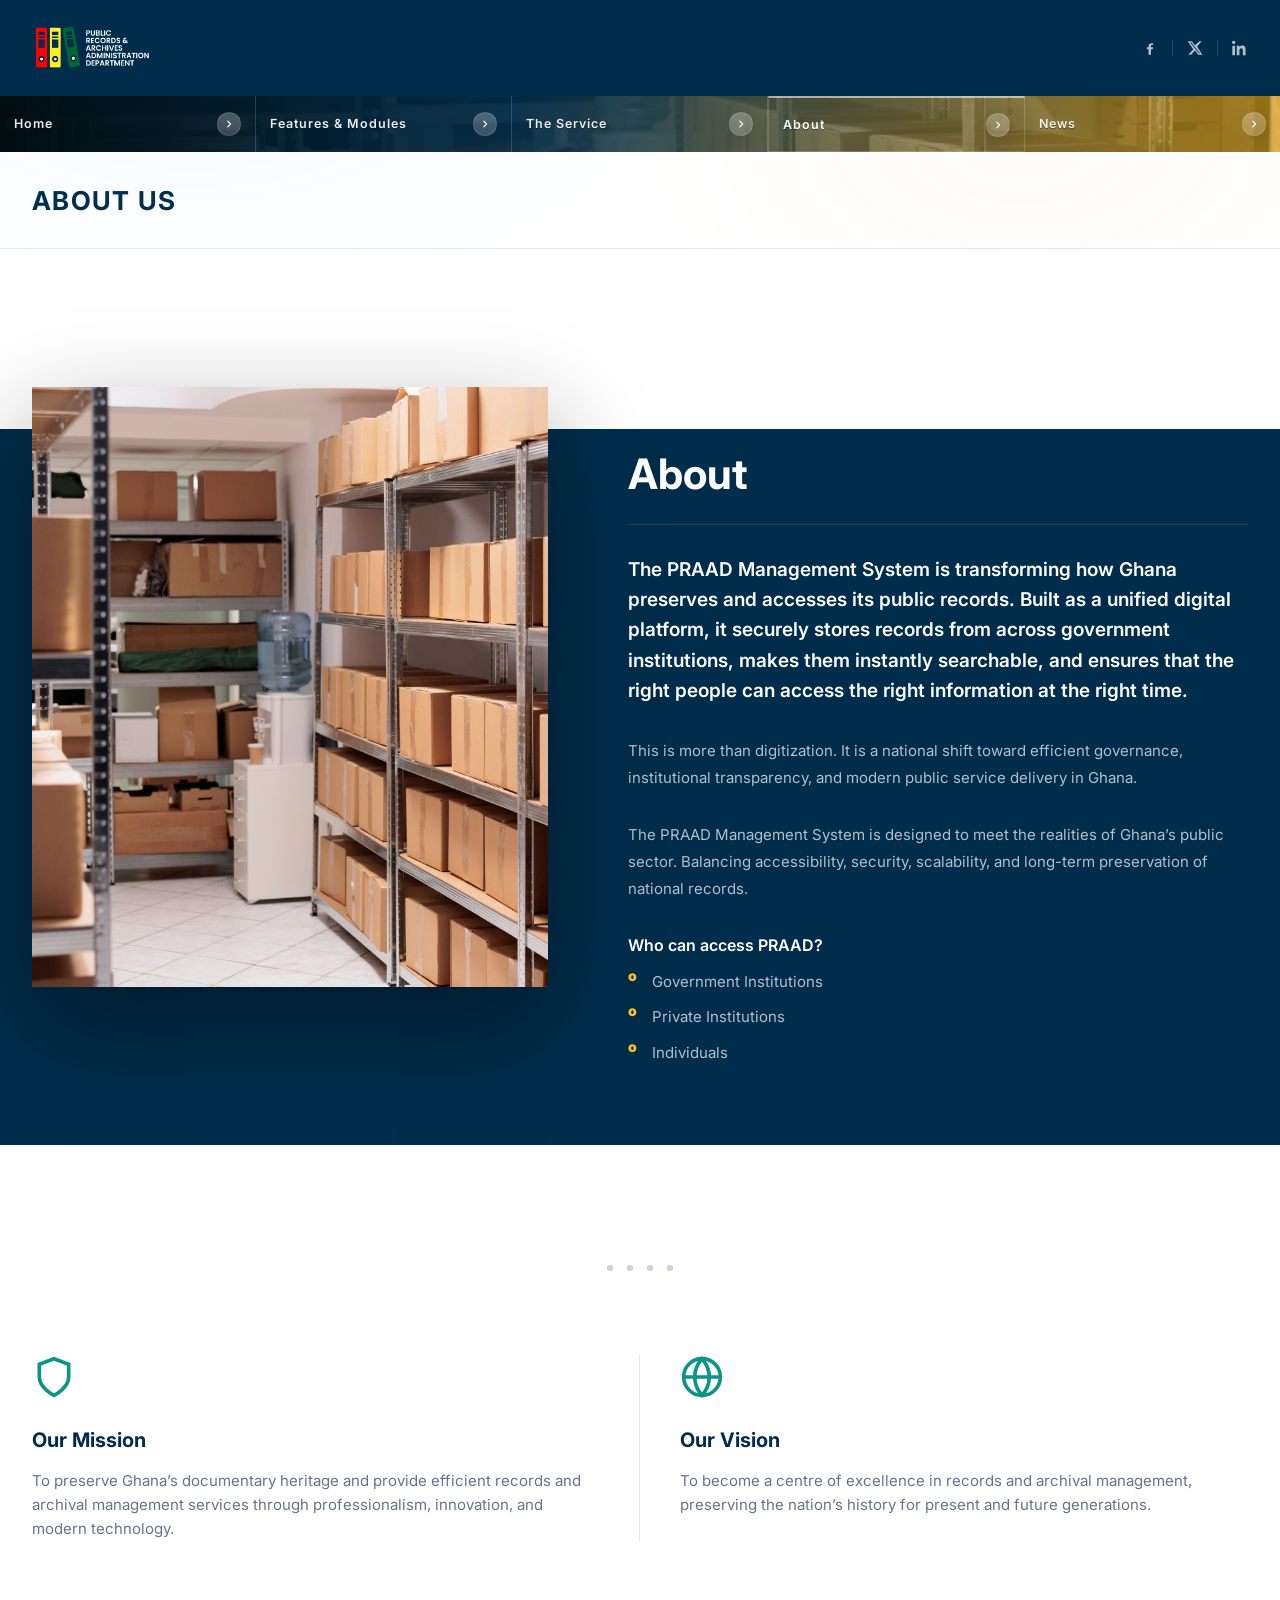
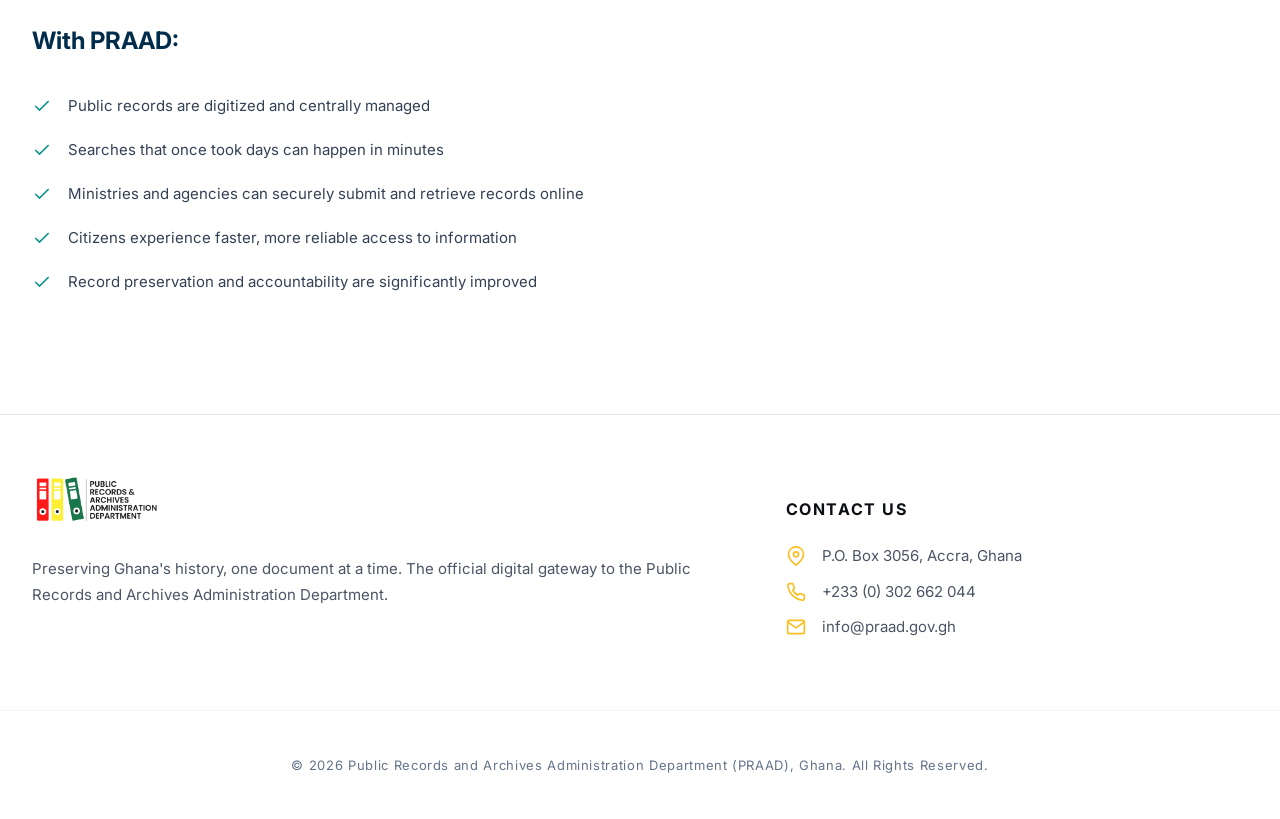
<file: about.html>
<!doctype html>
<html lang="en">

<head>
  <meta charset="utf-8" />
  <meta name="viewport" content="width=device-width, initial-scale=1" />
  <title>About — PRAAD Ghana</title>
  <link rel="preconnect" href="https://fonts.googleapis.com">
  <link rel="preconnect" href="https://fonts.gstatic.com" crossorigin>
  <link href="https://fonts.googleapis.com/css2?family=Inter:wght@300;400;500;600;700&display=swap" rel="stylesheet">
  <link rel="stylesheet" href="styles.css" />
  <link rel="icon" type="image/png" href="Images/fav.png" />
</head>

<body>
  <div class="bg" aria-hidden="true"></div>

  <header class="header">
    <div class="header__top">
      <div class="container header__inner header__inner--top">
        <a class="brand" href="index.html">
          <img class="brand__logo" src="Images/logo-2.png" alt="" />
        </a>

        <div class="header__right">
          <div class="social" aria-label="Social media">
            <a class="social__link" href="#" aria-label="Facebook">
              <svg viewBox="0 0 24 24" width="18" height="18" aria-hidden="true" focusable="false">
                <path fill="currentColor" d="M13.5 22v-8h2.7l.4-3h-3.1V9.1c0-.9.3-1.6 1.6-1.6h1.7V4.8c-.3 0-1.4-.1-2.6-.1-2.6 0-4.4 1.6-4.4 4.6V11H7.3v3h2.5v8h3.7Z"/>
              </svg>
            </a>
            <a class="social__link" href="#" aria-label="X">
              <svg viewBox="0 0 24 24" width="18" height="18" aria-hidden="true" focusable="false">
                <path fill="currentColor" d="M18.9 2H22l-6.8 7.7L23 22h-6.2l-4.9-6.3L6.3 22H2l7.4-8.3L1 2h6.4l4.4 5.7L18.9 2Zm-1.1 18h1.7L6.4 3.9H4.6L17.8 20Z"/>
              </svg>
            </a>
            <a class="social__link" href="#" aria-label="LinkedIn">
              <svg viewBox="0 0 24 24" width="18" height="18" aria-hidden="true" focusable="false">
                <path fill="currentColor" d="M4.98 3.5C4.98 4.88 3.87 6 2.5 6S0 4.88 0 3.5 1.12 1 2.5 1 4.98 2.12 4.98 3.5ZM.5 8.5h4V23h-4V8.5Zm7 0h3.8v2h.1c.5-1 1.9-2.1 3.9-2.1 4.2 0 5 2.8 5 6.4V23h-4v-6.9c0-1.7 0-3.9-2.4-3.9-2.4 0-2.8 1.9-2.8 3.8V23h-4V8.5Z"/>
              </svg>
            </a>
          </div>
        </div>
      </div>
    </div>

    <div class="header__bottom">
      <div class="container header__inner header__inner--bottom">
        <nav class="nav">
          <a class="nav__link" href="index.html">Home</a>
          <a class="nav__link" href="features.html">Features &amp; Modules</a>
          <a class="nav__link" href="service.html">The Service</a>
          <a class="nav__link is-active" href="about.html">About</a>
          <a class="nav__link" href="news.html">News</a>
        </nav>
      </div>
    </div>
  </header>

  <main>
    <div class="page-header">
      <div class="container page-header__inner">
        <h1 class="page-header__title">ABOUT US</h1>
      </div>
    </div>

    <section class="section section--about-video">
      <div class="about-video__bg-block"></div>
      <div class="container">
        <div class="about-video__grid">
          <div class="about-video__media">
            <div class="about-video__img-wrap">
              <img src="Images/shelves.jpg" alt="PRAAD Archives" />
            </div>
          </div>

          <div class="about-video__content">
            <h2 class="about-video__title">About</h2>
            <div class="about-video__line"></div>

            <div class="about-video__text">
              <p class="about__lead">The PRAAD Management System is transforming how Ghana preserves and accesses its
                public records. Built as a unified digital platform, it securely stores records from across government
                institutions, makes them instantly searchable, and ensures that the right people can access the right
                information at the right time.</p>

              <p>This is more than digitization. It is a national shift toward efficient governance, institutional
                transparency, and modern public service delivery in Ghana.</p>

              <p>The PRAAD Management System is designed to meet the realities of Ghana’s public sector.
                Balancing accessibility, security, scalability, and long-term preservation of national
                records.</p>

              <div class="about-video__meta">
                <h3 class="about-video__sub-title">Who can access PRAAD?</h3>
                <ul class="about-video__access-list">
                  <li>Government Institutions</li>
                  <li>Private Institutions</li>
                  <li>Individuals</li>
                </ul>
              </div>

            </div>
          </div>
        </div>
      </div>
    </section>

    <section class="section section--mission">
      <div class="container">
        <div class="mission">
          <div class="mission__item">
            <div class="mission__icon">
              <svg viewBox="0 0 24 24" fill="none" stroke="currentColor" stroke-width="2">
                <path d="M12 22s8-4 8-10V5l-8-3-8 3v7c0 6 8 10 8 10z"></path>
              </svg>
            </div>
            <h3 class="mission__title">Our Mission</h3>
            <p>To preserve Ghana’s documentary heritage and provide efficient records and archival management services
              through professionalism, innovation, and modern technology.</p>
          </div>

          <div class="mission__item">
            <div class="mission__icon">
              <svg viewBox="0 0 24 24" fill="none" stroke="currentColor" stroke-width="2">
                <circle cx="12" cy="12" r="10"></circle>
                <line x1="2" y1="12" x2="22" y2="12"></line>
                <path d="M12 2a15.3 15.3 0 0 1 4 10 15.3 15.3 0 0 1-4 10 15.3 15.3 0 0 1-4-10 15.3 15.3 0 0 1 4-10z">
                </path>
              </svg>
            </div>
            <h3 class="mission__title">Our Vision</h3>
            <p>To become a centre of excellence in records and archival management, preserving the nation’s history for
              present and future generations.</p>
          </div>
        </div>

        <div class="about-benefits">
          <h3 class="about-benefits__title">With PRAAD:</h3>
          <ul class="about-benefits__list">
            <li>
              <svg viewBox="0 0 24 24" fill="none" stroke="currentColor" stroke-width="2">
                <polyline points="20 6 9 17 4 12"></polyline>
              </svg>
              <span>Public records are digitized and centrally managed</span>
            </li>
            <li>
              <svg viewBox="0 0 24 24" fill="none" stroke="currentColor" stroke-width="2">
                <polyline points="20 6 9 17 4 12"></polyline>
              </svg>
              <span>Searches that once took days can happen in minutes</span>
            </li>
            <li>
              <svg viewBox="0 0 24 24" fill="none" stroke="currentColor" stroke-width="2">
                <polyline points="20 6 9 17 4 12"></polyline>
              </svg>
              <span>Ministries and agencies can securely submit and retrieve records online</span>
            </li>
            <li>
              <svg viewBox="0 0 24 24" fill="none" stroke="currentColor" stroke-width="2">
                <polyline points="20 6 9 17 4 12"></polyline>
              </svg>
              <span>Citizens experience faster, more reliable access to information</span>
            </li>
            <li>
              <svg viewBox="0 0 24 24" fill="none" stroke="currentColor" stroke-width="2">
                <polyline points="20 6 9 17 4 12"></polyline>
              </svg>
              <span>Record preservation and accountability are significantly improved</span>
            </li>
          </ul>
        </div>
      </div>
    </section>
  </main>

  <footer class="footer">
    <div class="container footer__grid">
      <div class="footer__col footer__col--brand">
        <img class="footer__logo" src="Images/logo-1.png" alt="PRAAD Logo" />
        <p class="footer__tagline">Preserving Ghana's history, one document at a time. The official digital gateway to
          the Public Records and Archives Administration Department.</p>
      </div>

      <div class="footer__col">
        <h4 class="footer__title">Contact Us</h4>
        <ul class="footer__contact">
          <li>
            <svg class="footer__icon" viewBox="0 0 24 24" fill="none" stroke="currentColor" stroke-width="2">
              <path d="M21 10c0 7-9 13-9 13s-9-6-9-13a9 9 0 0 1 18 0z"></path>
              <circle cx="12" cy="10" r="3"></circle>
            </svg>
            <span>P.O. Box 3056, Accra, Ghana</span>
          </li>
          <li>
            <svg class="footer__icon" viewBox="0 0 24 24" fill="none" stroke="currentColor" stroke-width="2">
              <path
                d="M22 16.92v3a2 2 0 0 1-2.18 2 19.79 19.79 0 0 1-8.63-3.07 19.5 19.5 0 0 1-6-6 19.79 19.79 0 0 1-3.07-8.67A2 2 0 0 1 4.11 2h3a2 2 0 0 1 2 1.72 12.84 12.84 0 0 0 .7 2.81 2 2 0 0 1-.45 2.11L8.09 9.91a16 16 0 0 0 6 6l1.27-1.27a2 2 0 0 1 2.11-.45 12.84 12.84 0 0 0 2.81.7A2 2 0 0 1 22 16.92z">
              </path>
            </svg>
            <span>+233 (0) 302 662 044</span>
          </li>
          <li>
            <svg class="footer__icon" viewBox="0 0 24 24" fill="none" stroke="currentColor" stroke-width="2">
              <path d="M4 4h16c1.1 0 2 .9 2 2v12c0 1.1-.9 2-2 2H4c-1.1 0-2-.9-2-2V6c0-1.1.9-2 2-2z"></path>
              <polyline points="22,6 12,13 2,6"></polyline>
            </svg>
            <span>info@praad.gov.gh</span>
          </li>
        </ul>
      </div>
    </div>
    <div class="footer__bottom">
      <div class="container">
        <p>&copy; 2026 Public Records and Archives Administration Department (PRAAD), Ghana. All Rights Reserved.</p>
      </div>
    </div>
  </footer>

  <script src="script.js"></script>
</body>

</html>
</file>
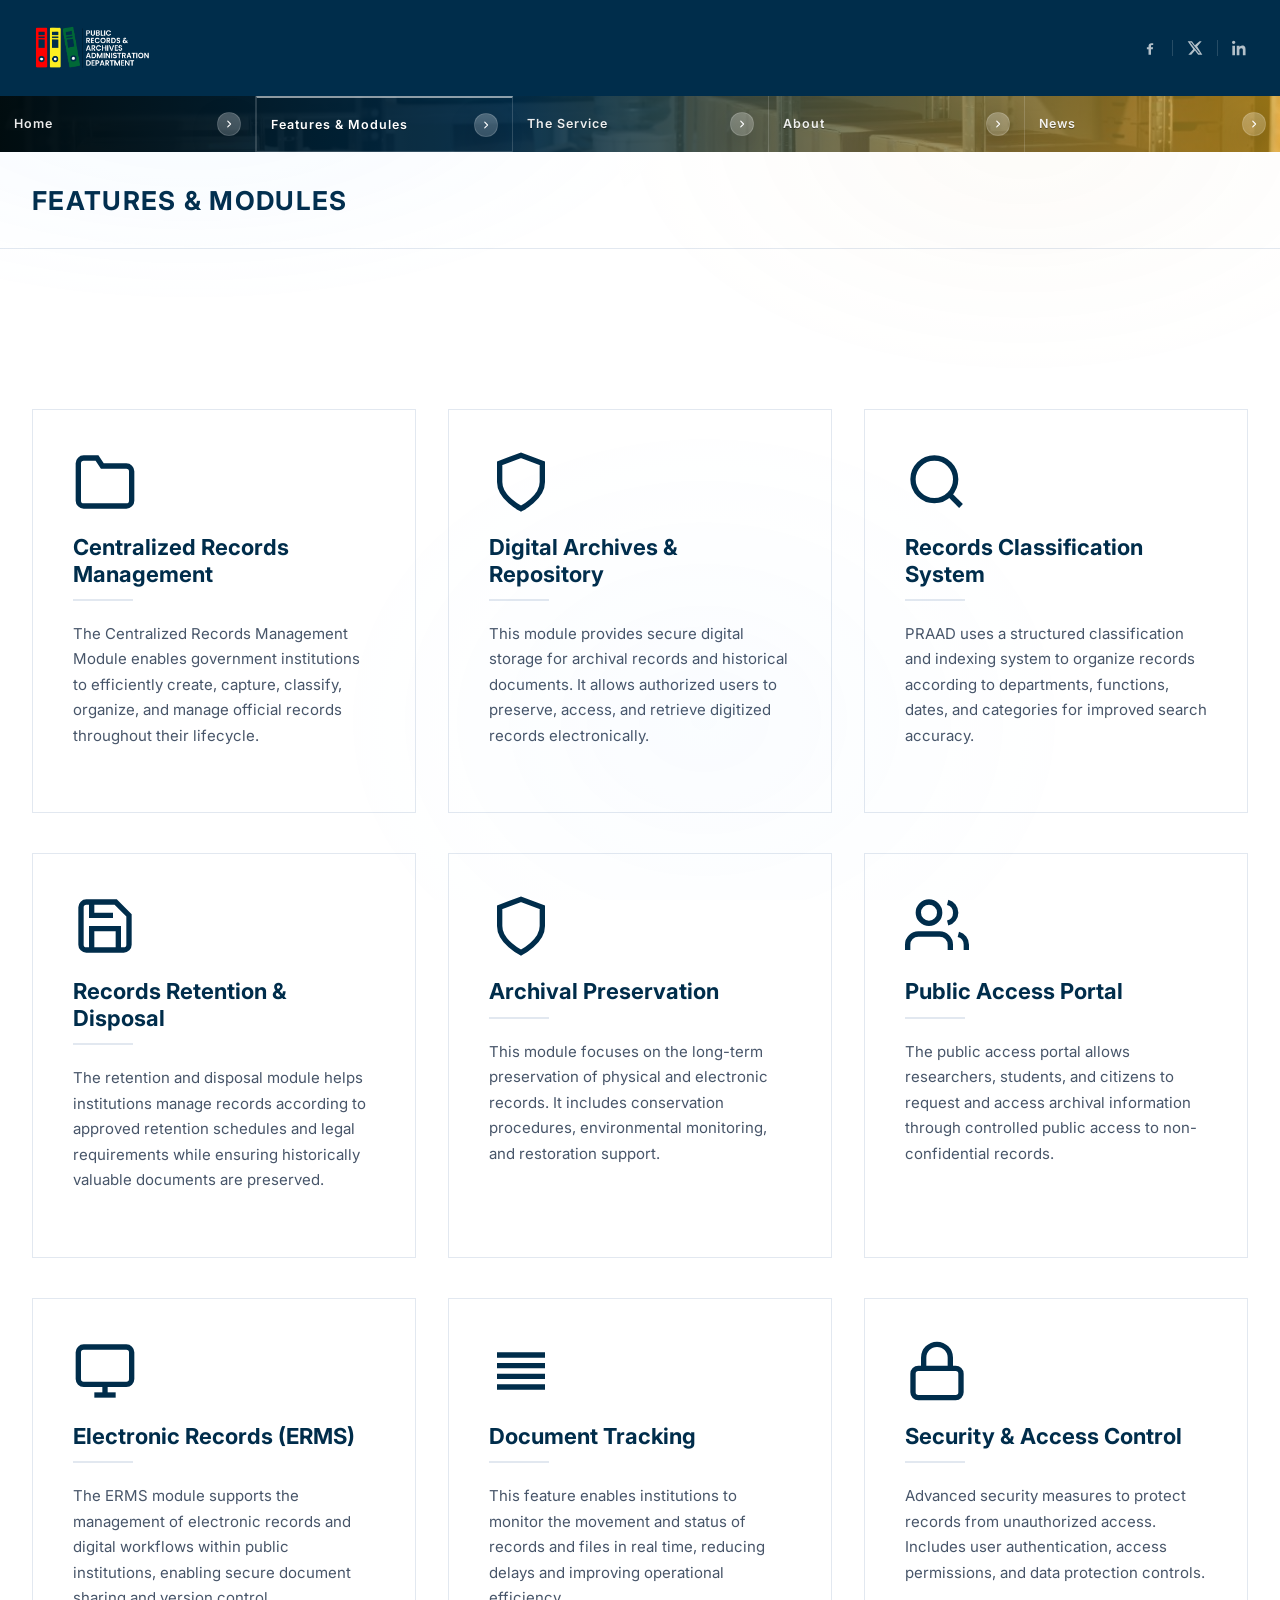
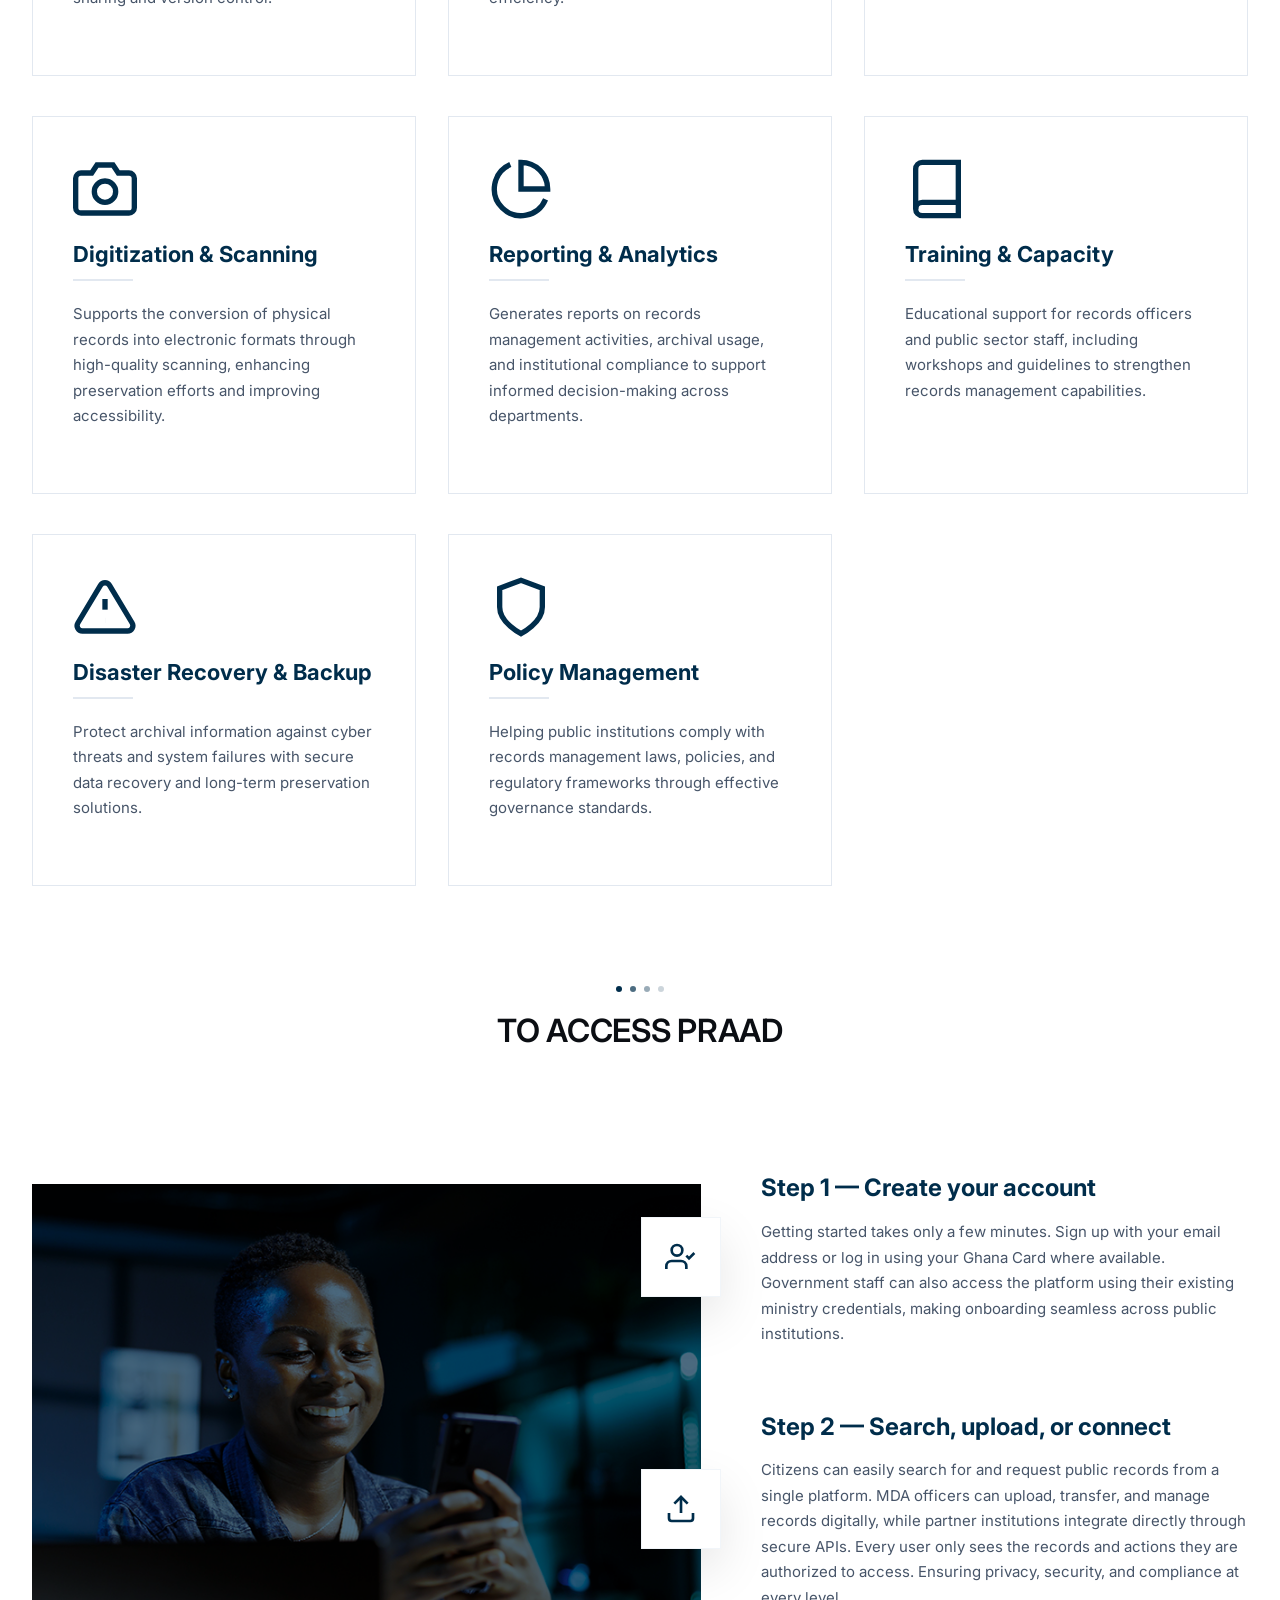
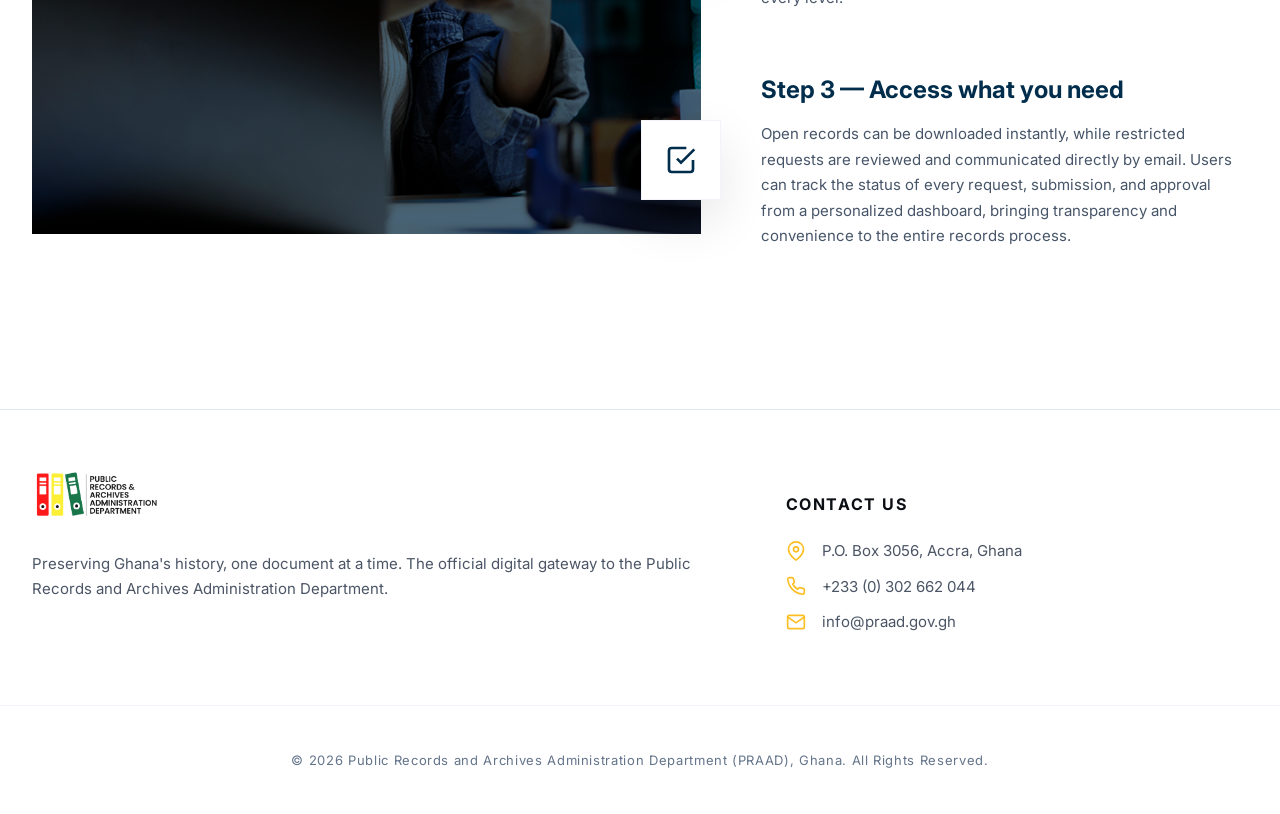
<file: features.html>
<!doctype html>
<html lang="en">
<head>
  <meta charset="utf-8" />
  <meta name="viewport" content="width=device-width, initial-scale=1" />
  <title>Features & Modules — PRAAD Ghana</title>
  <link rel="preconnect" href="https://fonts.googleapis.com">
  <link rel="preconnect" href="https://fonts.gstatic.com" crossorigin>
  <link href="https://fonts.googleapis.com/css2?family=Inter:wght@300;400;500;600;700&display=swap" rel="stylesheet">
  <link rel="stylesheet" href="styles.css" />
  <link rel="icon" type="image/png" href="Images/fav.png" />
</head>
<body>
  <div class="bg" aria-hidden="true"></div>

  <header class="header">
    <div class="header__top">
      <div class="container header__inner header__inner--top">
        <a class="brand" href="index.html">
          <img class="brand__logo" src="Images/logo-2.png" alt="" />
        </a>

        <div class="header__right">
          <div class="social" aria-label="Social media">
            <a class="social__link" href="#" aria-label="Facebook">
              <svg viewBox="0 0 24 24" width="18" height="18" aria-hidden="true" focusable="false">
                <path fill="currentColor" d="M13.5 22v-8h2.7l.4-3h-3.1V9.1c0-.9.3-1.6 1.6-1.6h1.7V4.8c-.3 0-1.4-.1-2.6-.1-2.6 0-4.4 1.6-4.4 4.6V11H7.3v3h2.5v8h3.7Z"/>
              </svg>
            </a>
            <a class="social__link" href="#" aria-label="X">
              <svg viewBox="0 0 24 24" width="18" height="18" aria-hidden="true" focusable="false">
                <path fill="currentColor" d="M18.9 2H22l-6.8 7.7L23 22h-6.2l-4.9-6.3L6.3 22H2l7.4-8.3L1 2h6.4l4.4 5.7L18.9 2Zm-1.1 18h1.7L6.4 3.9H4.6L17.8 20Z"/>
              </svg>
            </a>
            <a class="social__link" href="#" aria-label="LinkedIn">
              <svg viewBox="0 0 24 24" width="18" height="18" aria-hidden="true" focusable="false">
                <path fill="currentColor" d="M4.98 3.5C4.98 4.88 3.87 6 2.5 6S0 4.88 0 3.5 1.12 1 2.5 1 4.98 2.12 4.98 3.5ZM.5 8.5h4V23h-4V8.5Zm7 0h3.8v2h.1c.5-1 1.9-2.1 3.9-2.1 4.2 0 5 2.8 5 6.4V23h-4v-6.9c0-1.7 0-3.9-2.4-3.9-2.4 0-2.8 1.9-2.8 3.8V23h-4V8.5Z"/>
              </svg>
            </a>
          </div>
        </div>
      </div>
    </div>

    <div class="header__bottom">
      <div class="container header__inner header__inner--bottom">
        <nav class="nav">
          <a class="nav__link" href="index.html">Home</a>
          <a class="nav__link is-active" href="features.html">Features &amp; Modules</a>
          <a class="nav__link" href="service.html">The Service</a>
          <a class="nav__link" href="about.html">About</a>
          <a class="nav__link" href="news.html">News</a>
        </nav>
      </div>
    </div>
  </header>

  <main>
    <div class="page-header">
      <div class="container page-header__inner">
        <h1 class="page-header__title">FEATURES & MODULES</h1>
      </div>
    </div>

    <section class="section">
      <div class="container">
        <div class="features-modern-grid">
          <div class="feature-item">
            <div class="feature-item__icon">
              <svg viewBox="0 0 24 24" fill="none" stroke="currentColor" stroke-width="2"><path d="M22 19a2 2 0 0 1-2 2H4a2 2 0 0 1-2-2V5a2 2 0 0 1 2-2h5l2 3h9a2 2 0 0 1 2 2z"></path></svg>
            </div>
            <div class="feature-item__content">
              <h3 class="feature-item__title">Centralized Records Management</h3>
              <div class="feature-item__line"></div>
              <p>The Centralized Records Management Module enables government institutions to efficiently create, capture, classify, organize, and manage official records throughout their lifecycle.</p>
            </div>
          </div>

          <div class="feature-item">
            <div class="feature-item__icon">
              <svg viewBox="0 0 24 24" fill="none" stroke="currentColor" stroke-width="2"><path d="M12 22s8-4 8-10V5l-8-3-8 3v7c0 6 8 10 8 10z"></path></svg>
            </div>
            <div class="feature-item__content">
              <h3 class="feature-item__title">Digital Archives & Repository</h3>
              <div class="feature-item__line"></div>
              <p>This module provides secure digital storage for archival records and historical documents. It allows authorized users to preserve, access, and retrieve digitized records electronically.</p>
            </div>
          </div>

          <div class="feature-item">
            <div class="feature-item__icon">
              <svg viewBox="0 0 24 24" fill="none" stroke="currentColor" stroke-width="2"><circle cx="11" cy="11" r="8"></circle><line x1="21" y1="21" x2="16.65" y2="16.65"></line></svg>
            </div>
            <div class="feature-item__content">
              <h3 class="feature-item__title">Records Classification System</h3>
              <div class="feature-item__line"></div>
              <p>PRAAD uses a structured classification and indexing system to organize records according to departments, functions, dates, and categories for improved search accuracy.</p>
            </div>
          </div>

          <div class="feature-item">
            <div class="feature-item__icon">
              <svg viewBox="0 0 24 24" fill="none" stroke="currentColor" stroke-width="2"><path d="M19 21H5a2 2 0 0 1-2-2V5a2 2 0 0 1 2-2h11l5 5v11a2 2 0 0 1-2 2z"></path><polyline points="17 21 17 13 7 13 7 21"></polyline><polyline points="7 3 7 8 15 8"></polyline></svg>
            </div>
            <div class="feature-item__content">
              <h3 class="feature-item__title">Records Retention & Disposal</h3>
              <div class="feature-item__line"></div>
              <p>The retention and disposal module helps institutions manage records according to approved retention schedules and legal requirements while ensuring historically valuable documents are preserved.</p>
            </div>
          </div>

          <div class="feature-item">
            <div class="feature-item__icon">
              <svg viewBox="0 0 24 24" fill="none" stroke="currentColor" stroke-width="2"><path d="M12 22s8-4 8-10V5l-8-3-8 3v7c0 6 8 10 8 10z"></path></svg>
            </div>
            <div class="feature-item__content">
              <h3 class="feature-item__title">Archival Preservation</h3>
              <div class="feature-item__line"></div>
              <p>This module focuses on the long-term preservation of physical and electronic records. It includes conservation procedures, environmental monitoring, and restoration support.</p>
            </div>
          </div>

          <div class="feature-item">
            <div class="feature-item__icon">
              <svg viewBox="0 0 24 24" fill="none" stroke="currentColor" stroke-width="2"><path d="M17 21v-2a4 4 0 0 0-4-4H5a4 4 0 0 0-4 4v2"></path><circle cx="9" cy="7" r="4"></circle><path d="M23 21v-2a4 4 0 0 0-3-3.87"></path><path d="M16 3.13a4 4 0 0 1 0 7.75"></path></svg>
            </div>
            <div class="feature-item__content">
              <h3 class="feature-item__title">Public Access Portal</h3>
              <div class="feature-item__line"></div>
              <p>The public access portal allows researchers, students, and citizens to request and access archival information through controlled public access to non-confidential records.</p>
            </div>
          </div>

          <div class="feature-item">
            <div class="feature-item__icon">
              <svg viewBox="0 0 24 24" fill="none" stroke="currentColor" stroke-width="2"><rect x="2" y="3" width="20" height="14" rx="2" ry="2"></rect><line x1="8" y1="21" x2="16" y2="21"></line><line x1="12" y1="17" x2="12" y2="21"></line></svg>
            </div>
            <div class="feature-item__content">
              <h3 class="feature-item__title">Electronic Records (ERMS)</h3>
              <div class="feature-item__line"></div>
              <p>The ERMS module supports the management of electronic records and digital workflows within public institutions, enabling secure document sharing and version control.</p>
            </div>
          </div>

          <div class="feature-item">
            <div class="feature-item__icon">
              <svg viewBox="0 0 24 24" fill="none" stroke="currentColor" stroke-width="2"><path d="M21 10H3M21 6H3M21 14H3M21 18H3"></path></svg>
            </div>
            <div class="feature-item__content">
              <h3 class="feature-item__title">Document Tracking</h3>
              <div class="feature-item__line"></div>
              <p>This feature enables institutions to monitor the movement and status of records and files in real time, reducing delays and improving operational efficiency.</p>
            </div>
          </div>

          <div class="feature-item">
            <div class="feature-item__icon">
              <svg viewBox="0 0 24 24" fill="none" stroke="currentColor" stroke-width="2"><rect x="3" y="11" width="18" height="11" rx="2" ry="2"></rect><path d="M7 11V7a5 5 0 0 1 10 0v4"></path></svg>
            </div>
            <div class="feature-item__content">
              <h3 class="feature-item__title">Security & Access Control</h3>
              <div class="feature-item__line"></div>
              <p>Advanced security measures to protect records from unauthorized access. Includes user authentication, access permissions, and data protection controls.</p>
            </div>
          </div>

          <div class="feature-item">
            <div class="feature-item__icon">
              <svg viewBox="0 0 24 24" fill="none" stroke="currentColor" stroke-width="2"><path d="M23 19a2 2 0 0 1-2 2H3a2 2 0 0 1-2-2V8a2 2 0 0 1 2-2h4l2-3h6l2 3h4a2 2 0 0 1 2 2z"></path><circle cx="12" cy="13" r="4"></circle></svg>
            </div>
            <div class="feature-item__content">
              <h3 class="feature-item__title">Digitization & Scanning</h3>
              <div class="feature-item__line"></div>
              <p>Supports the conversion of physical records into electronic formats through high-quality scanning, enhancing preservation efforts and improving accessibility.</p>
            </div>
          </div>

          <div class="feature-item">
            <div class="feature-item__icon">
              <svg viewBox="0 0 24 24" fill="none" stroke="currentColor" stroke-width="2"><path d="M21.21 15.89A10 10 0 1 1 8 2.83"></path><path d="M22 12A10 10 0 0 0 12 2v10z"></path></svg>
            </div>
            <div class="feature-item__content">
              <h3 class="feature-item__title">Reporting & Analytics</h3>
              <div class="feature-item__line"></div>
              <p>Generates reports on records management activities, archival usage, and institutional compliance to support informed decision-making across departments.</p>
            </div>
          </div>

          <div class="feature-item">
            <div class="feature-item__icon">
              <svg viewBox="0 0 24 24" fill="none" stroke="currentColor" stroke-width="2"><path d="M4 19.5A2.5 2.5 0 0 1 6.5 17H20"></path><path d="M6.5 2H20v20H6.5A2.5 2.5 0 0 1 4 19.5v-15A2.5 2.5 0 0 1 6.5 2z"></path></svg>
            </div>
            <div class="feature-item__content">
              <h3 class="feature-item__title">Training & Capacity</h3>
              <div class="feature-item__line"></div>
              <p>Educational support for records officers and public sector staff, including workshops and guidelines to strengthen records management capabilities.</p>
            </div>
          </div>

          <div class="feature-item">
            <div class="feature-item__icon">
              <svg viewBox="0 0 24 24" fill="none" stroke="currentColor" stroke-width="2"><path d="M10.29 3.86L1.82 18a2 2 0 0 0 1.71 3h16.94a2 2 0 0 0 1.71-3L13.71 3.86a2 2 0 0 0-3.42 0z"></path><line x1="12" y1="9" x2="12" y2="13"></line><line x1="12" y1="17" x2="12.01" y2="17"></line></svg>
            </div>
            <div class="feature-item__content">
              <h3 class="feature-item__title">Disaster Recovery & Backup</h3>
              <div class="feature-item__line"></div>
              <p>Protect archival information against cyber threats and system failures with secure data recovery and long-term preservation solutions.</p>
            </div>
          </div>

          <div class="feature-item">
            <div class="feature-item__icon">
              <svg viewBox="0 0 24 24" fill="none" stroke="currentColor" stroke-width="2"><path d="M12 22s8-4 8-10V5l-8-3-8 3v7c0 6 8 10 8 10z"></path></svg>
            </div>
            <div class="feature-item__content">
              <h3 class="feature-item__title">Policy Management</h3>
              <div class="feature-item__line"></div>
              <p>Helping public institutions comply with records management laws, policies, and regulatory frameworks through effective governance standards.</p>
            </div>
          </div>
        </div>



        <div class="section-decoration">
          <span></span><span></span><span></span><span></span>
        </div>
        <h2 class="section__title" style="text-align: center; margin-bottom: 50px;">To Access PRAAD</h2>
        
        <div class="onboarding-new-grid">
          <div class="onboarding-new__media">
            <img src="Images/female-student-using-mobile-device.jpg" alt="Institutional Training" />
            <div class="onboarding-new__overlay"></div>
          </div>

          <div class="onboarding-new__content">
            <div class="onboarding-new__item">
              <div class="onboarding-new__icon">
                <svg viewBox="0 0 24 24" fill="none" stroke="currentColor" stroke-width="2"><path d="M16 21v-2a4 4 0 0 0-4-4H5a4 4 0 0 0-4 4v2"></path><circle cx="9" cy="7" r="4"></circle><polyline points="16 11 18 13 22 9"></polyline></svg>
              </div>
              <div class="onboarding-new__text">
                <h4>Step 1 — Create your account</h4>
                <p>Getting started takes only a few minutes. Sign up with your email address or log in using your Ghana Card where available. Government staff can also access the platform using their existing ministry credentials, making onboarding seamless across public institutions.</p>
              </div>
            </div>

            <div class="onboarding-new__item">
              <div class="onboarding-new__icon">
                <svg viewBox="0 0 24 24" fill="none" stroke="currentColor" stroke-width="2"><path d="M21 15v4a2 2 0 0 1-2 2H5a2 2 0 0 1-2-2v-4"></path><polyline points="17 8 12 3 7 8"></polyline><line x1="12" y1="3" x2="12" y2="15"></line></svg>
              </div>
              <div class="onboarding-new__text">
                <h4>Step 2 — Search, upload, or connect</h4>
                <p>Citizens can easily search for and request public records from a single platform. MDA officers can upload, transfer, and manage records digitally, while partner institutions integrate directly through secure APIs. Every user only sees the records and actions they are authorized to access. Ensuring privacy, security, and compliance at every level.</p>
              </div>
            </div>

            <div class="onboarding-new__item">
              <div class="onboarding-new__icon">
                <svg viewBox="0 0 24 24" fill="none" stroke="currentColor" stroke-width="2"><polyline points="9 11 12 14 22 4"></polyline><path d="M21 12v7a2 2 0 0 1-2 2H5a2 2 0 0 1-2-2V5a2 2 0 0 1 2-2h11"></path></svg>
              </div>
              <div class="onboarding-new__text">
                <h4>Step 3 — Access what you need</h4>
                <p>Open records can be downloaded instantly, while restricted requests are reviewed and communicated directly by email. Users can track the status of every request, submission, and approval from a personalized dashboard, bringing transparency and convenience to the entire records process.</p>
              </div>
            </div>
          </div>
        </div>

      </div>
    </section>
  </main>

  <footer class="footer">
    <div class="container footer__grid">
      <div class="footer__col footer__col--brand">
        <img class="footer__logo" src="Images/logo-1.png" alt="PRAAD Logo" />
        <p class="footer__tagline">Preserving Ghana's history, one document at a time. The official digital gateway to the Public Records and Archives Administration Department.</p>
      </div>

      <div class="footer__col">
        <h4 class="footer__title">Contact Us</h4>
        <ul class="footer__contact">
          <li>
            <svg class="footer__icon" viewBox="0 0 24 24" fill="none" stroke="currentColor" stroke-width="2"><path d="M21 10c0 7-9 13-9 13s-9-6-9-13a9 9 0 0 1 18 0z"></path><circle cx="12" cy="10" r="3"></circle></svg>
            <span>P.O. Box 3056, Accra, Ghana</span>
          </li>
          <li>
            <svg class="footer__icon" viewBox="0 0 24 24" fill="none" stroke="currentColor" stroke-width="2"><path d="M22 16.92v3a2 2 0 0 1-2.18 2 19.79 19.79 0 0 1-8.63-3.07 19.5 19.5 0 0 1-6-6 19.79 19.79 0 0 1-3.07-8.67A2 2 0 0 1 4.11 2h3a2 2 0 0 1 2 1.72 12.84 12.84 0 0 0 .7 2.81 2 2 0 0 1-.45 2.11L8.09 9.91a16 16 0 0 0 6 6l1.27-1.27a2 2 0 0 1 2.11-.45 12.84 12.84 0 0 0 2.81.7A2 2 0 0 1 22 16.92z"></path></svg>
            <span>+233 (0) 302 662 044</span>
          </li>
          <li>
            <svg class="footer__icon" viewBox="0 0 24 24" fill="none" stroke="currentColor" stroke-width="2"><path d="M4 4h16c1.1 0 2 .9 2 2v12c0 1.1-.9 2-2 2H4c-1.1 0-2-.9-2-2V6c0-1.1.9-2 2-2z"></path><polyline points="22,6 12,13 2,6"></polyline></svg>
            <span>info@praad.gov.gh</span>
          </li>
        </ul>
      </div>
    </div>
    <div class="footer__bottom">
      <div class="container">
        <p>&copy; 2026 Public Records and Archives Administration Department (PRAAD), Ghana. All Rights Reserved.</p>
      </div>
    </div>
  </footer>

  <script src="script.js"></script>
</body>
</html>
</file>
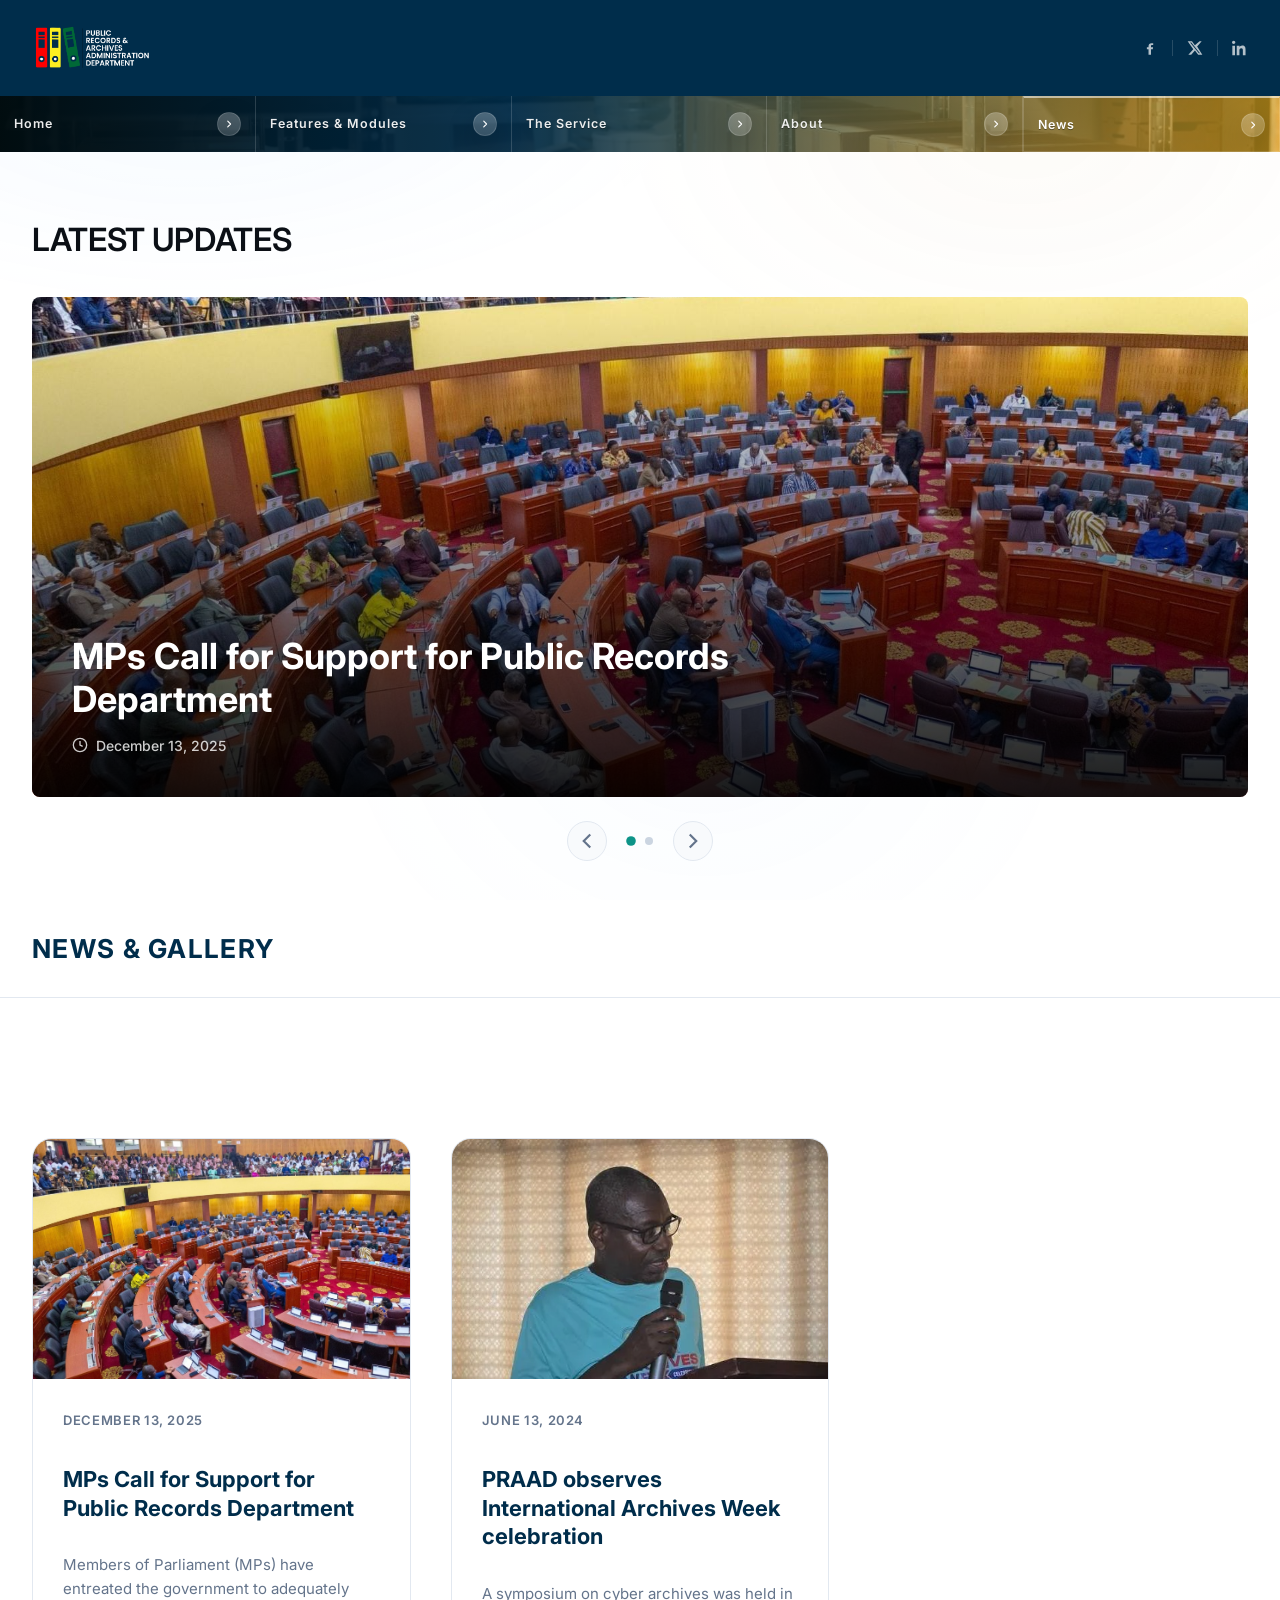
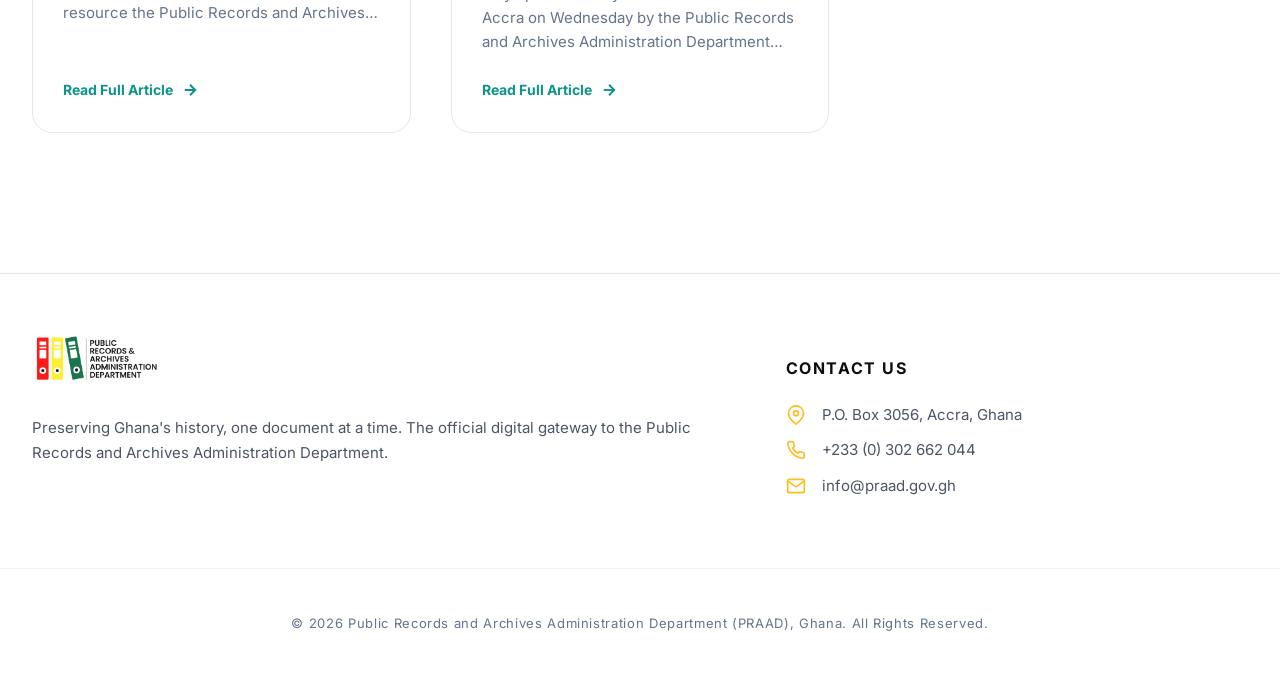
<file: news.html>
<!doctype html>
<html lang="en">
<head>
  <meta charset="utf-8" />
  <meta name="viewport" content="width=device-width, initial-scale=1" />
  <title>News — PRAAD Ghana</title>
  <link rel="preconnect" href="https://fonts.googleapis.com">
  <link rel="preconnect" href="https://fonts.gstatic.com" crossorigin>
  <link href="https://fonts.googleapis.com/css2?family=Inter:wght@300;400;500;600;700&display=swap" rel="stylesheet">
  <link rel="stylesheet" href="styles.css" />
  <link rel="icon" type="image/png" href="Images/fav.png" />
</head>
<body>
  <div class="bg" aria-hidden="true"></div>

  <header class="header">
    <div class="header__top">
      <div class="container header__inner header__inner--top">
        <a class="brand" href="index.html">
          <img class="brand__logo" src="Images/logo-2.png" alt="" />
        </a>

        <div class="header__right">
          <div class="social" aria-label="Social media">
            <a class="social__link" href="#" aria-label="Facebook">
              <svg viewBox="0 0 24 24" width="18" height="18" aria-hidden="true" focusable="false">
                <path fill="currentColor" d="M13.5 22v-8h2.7l.4-3h-3.1V9.1c0-.9.3-1.6 1.6-1.6h1.7V4.8c-.3 0-1.4-.1-2.6-.1-2.6 0-4.4 1.6-4.4 4.6V11H7.3v3h2.5v8h3.7Z"/>
              </svg>
            </a>
            <a class="social__link" href="#" aria-label="X">
              <svg viewBox="0 0 24 24" width="18" height="18" aria-hidden="true" focusable="false">
                <path fill="currentColor" d="M18.9 2H22l-6.8 7.7L23 22h-6.2l-4.9-6.3L6.3 22H2l7.4-8.3L1 2h6.4l4.4 5.7L18.9 2Zm-1.1 18h1.7L6.4 3.9H4.6L17.8 20Z"/>
              </svg>
            </a>
            <a class="social__link" href="#" aria-label="LinkedIn">
              <svg viewBox="0 0 24 24" width="18" height="18" aria-hidden="true" focusable="false">
                <path fill="currentColor" d="M4.98 3.5C4.98 4.88 3.87 6 2.5 6S0 4.88 0 3.5 1.12 1 2.5 1 4.98 2.12 4.98 3.5ZM.5 8.5h4V23h-4V8.5Zm7 0h3.8v2h.1c.5-1 1.9-2.1 3.9-2.1 4.2 0 5 2.8 5 6.4V23h-4v-6.9c0-1.7 0-3.9-2.4-3.9-2.4 0-2.8 1.9-2.8 3.8V23h-4V8.5Z"/>
              </svg>
            </a>
          </div>
        </div>
      </div>
    </div>

    <div class="header__bottom">
      <div class="container header__inner header__inner--bottom">
        <nav class="nav">
          <a class="nav__link" href="index.html">Home</a>
          <a class="nav__link" href="features.html">Features &amp; Modules</a>
          <a class="nav__link" href="service.html">The Service</a>
          <a class="nav__link" href="about.html">About</a>
          <a class="nav__link is-active" href="news.html">News</a>
        </nav>
      </div>
    </div>
  </header>

  <main>
    <section class="news-hero">
      <div class="container">
        <h2 class="section__title section__title--left" style="text-align: left; margin-bottom: 30px;">Latest Updates</h2>
        <div class="news-hero__carousel" id="news-hero-carousel">
          <div class="news-hero__track" id="news-hero-track">
            <!-- Featured news slides will be loaded here -->
          </div>
          <div class="news-hero__controls">
            <button class="news-hero__btn news-hero__btn--prev" id="hero-prev">
              <svg viewBox="0 0 24 24" fill="none" stroke="currentColor" stroke-width="2"><polyline points="15 18 9 12 15 6"></polyline></svg>
            </button>
            <div class="news-hero__dots" id="hero-dots"></div>
            <button class="news-hero__btn news-hero__btn--next" id="hero-next">
              <svg viewBox="0 0 24 24" fill="none" stroke="currentColor" stroke-width="2"><polyline points="9 18 15 12 9 6"></polyline></svg>
            </button>
          </div>
        </div>
      </div>
    </section>

    <div class="page-header">
      <div class="container page-header__inner">
        <h1 class="page-header__title">NEWS & GALLERY</h1>
      </div>
    </div>

    <section class="section">
      <div class="container" id="news-container">
        <!-- News content will be dynamically loaded here -->
      </div>
    </section>
  </main>

  <footer class="footer">
    <div class="container footer__grid">
      <div class="footer__col footer__col--brand">
        <img class="footer__logo" src="Images/logo-1.png" alt="PRAAD Logo" />
        <p class="footer__tagline">Preserving Ghana's history, one document at a time. The official digital gateway to the Public Records and Archives Administration Department.</p>
      </div>

      <div class="footer__col">
        <h4 class="footer__title">Contact Us</h4>
        <ul class="footer__contact">
          <li>
            <svg class="footer__icon" viewBox="0 0 24 24" fill="none" stroke="currentColor" stroke-width="2"><path d="M21 10c0 7-9 13-9 13s-9-6-9-13a9 9 0 0 1 18 0z"></path><circle cx="12" cy="10" r="3"></circle></svg>
            <span>P.O. Box 3056, Accra, Ghana</span>
          </li>
          <li>
            <svg class="footer__icon" viewBox="0 0 24 24" fill="none" stroke="currentColor" stroke-width="2"><path d="M22 16.92v3a2 2 0 0 1-2.18 2 19.79 19.79 0 0 1-8.63-3.07 19.5 19.5 0 0 1-6-6 19.79 19.79 0 0 1-3.07-8.67A2 2 0 0 1 4.11 2h3a2 2 0 0 1 2 1.72 12.84 12.84 0 0 0 .7 2.81 2 2 0 0 1-.45 2.11L8.09 9.91a16 16 0 0 0 6 6l1.27-1.27a2 2 0 0 1 2.11-.45 12.84 12.84 0 0 0 2.81.7A2 2 0 0 1 22 16.92z"></path></svg>
            <span>+233 (0) 302 662 044</span>
          </li>
          <li>
            <svg class="footer__icon" viewBox="0 0 24 24" fill="none" stroke="currentColor" stroke-width="2"><path d="M4 4h16c1.1 0 2 .9 2 2v12c0 1.1-.9 2-2 2H4c-1.1 0-2-.9-2-2V6c0-1.1.9-2 2-2z"></path><polyline points="22,6 12,13 2,6"></polyline></svg>
            <span>info@praad.gov.gh</span>
          </li>
        </ul>
      </div>
    </div>
    <div class="footer__bottom">
      <div class="container">
        <p>&copy; 2026 Public Records and Archives Administration Department (PRAAD), Ghana. All Rights Reserved.</p>
      </div>
    </div>
  </footer>

  <script src="js/news-data.js"></script>
  <script src="script.js"></script>
</body>
</html>
</file>
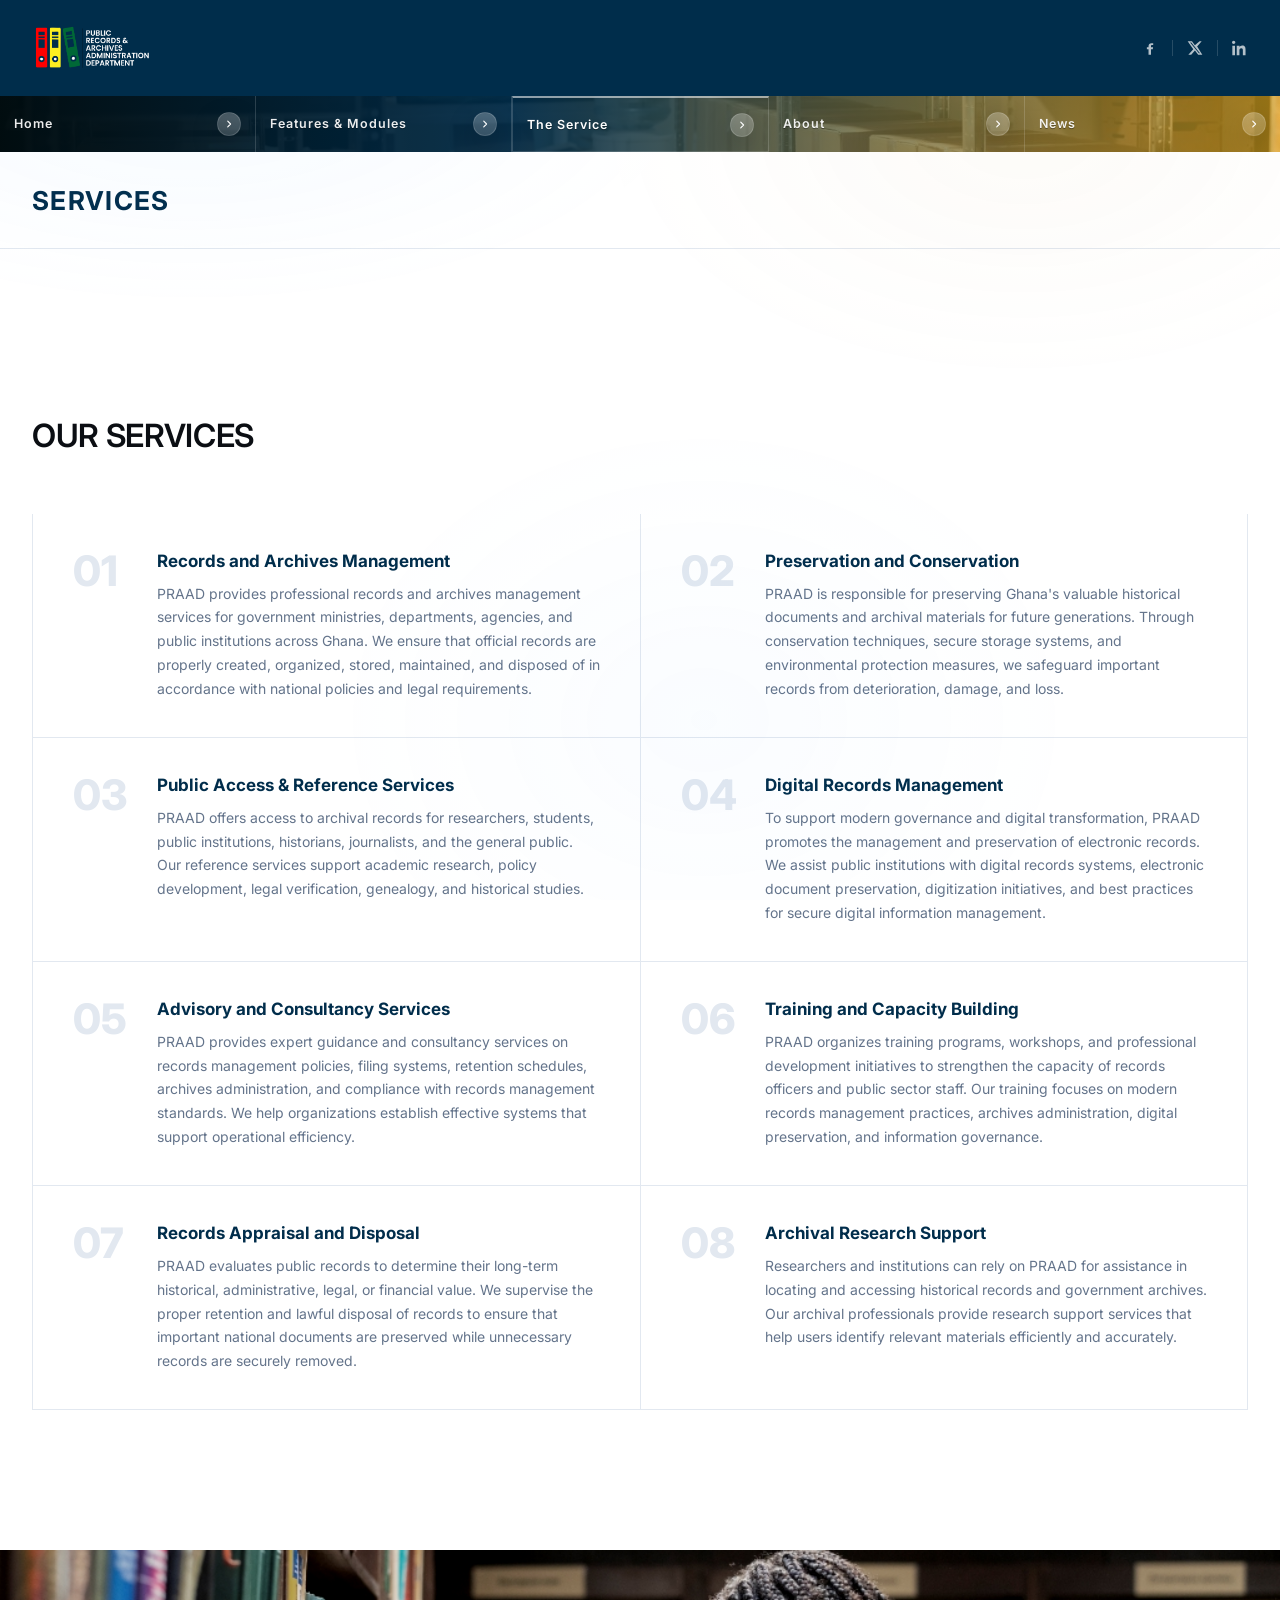
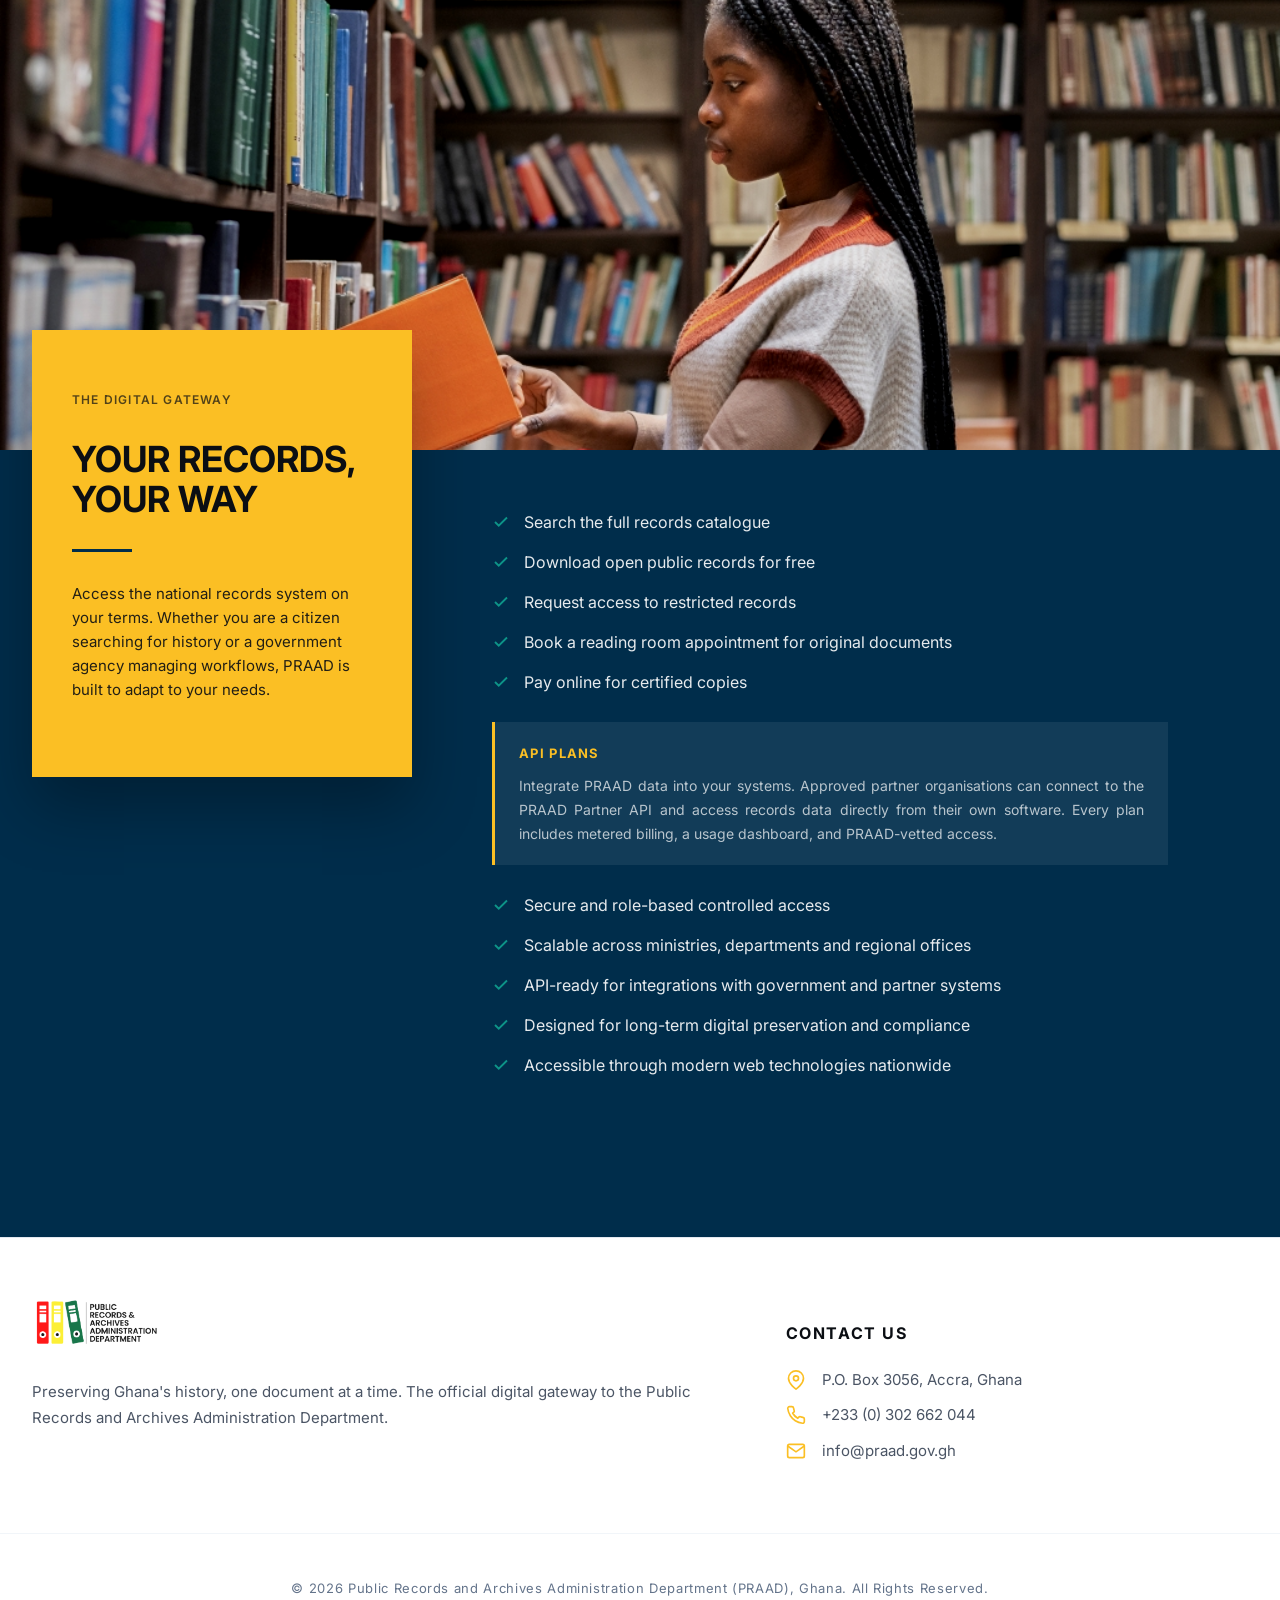
<file: service.html>
<!doctype html>
<html lang="en">
<head>
  <meta charset="utf-8" />
  <meta name="viewport" content="width=device-width, initial-scale=1" />
  <title>The Service — PRAAD Ghana</title>
  <link rel="preconnect" href="https://fonts.googleapis.com">
  <link rel="preconnect" href="https://fonts.gstatic.com" crossorigin>
  <link href="https://fonts.googleapis.com/css2?family=Inter:wght@300;400;500;600;700&display=swap" rel="stylesheet">
  <link rel="stylesheet" href="styles.css" />
  <link rel="icon" type="image/png" href="Images/fav.png" />
</head>
<body>
  <div class="bg" aria-hidden="true"></div>

  <header class="header">
    <div class="header__top">
      <div class="container header__inner header__inner--top">
        <a class="brand" href="index.html">
          <img class="brand__logo" src="Images/logo-2.png" alt="" />
        </a>

        <div class="header__right">
          <div class="social" aria-label="Social media">
            <a class="social__link" href="#" aria-label="Facebook">
              <svg viewBox="0 0 24 24" width="18" height="18" aria-hidden="true" focusable="false">
                <path fill="currentColor" d="M13.5 22v-8h2.7l.4-3h-3.1V9.1c0-.9.3-1.6 1.6-1.6h1.7V4.8c-.3 0-1.4-.1-2.6-.1-2.6 0-4.4 1.6-4.4 4.6V11H7.3v3h2.5v8h3.7Z"/>
              </svg>
            </a>
            <a class="social__link" href="#" aria-label="X">
              <svg viewBox="0 0 24 24" width="18" height="18" aria-hidden="true" focusable="false">
                <path fill="currentColor" d="M18.9 2H22l-6.8 7.7L23 22h-6.2l-4.9-6.3L6.3 22H2l7.4-8.3L1 2h6.4l4.4 5.7L18.9 2Zm-1.1 18h1.7L6.4 3.9H4.6L17.8 20Z"/>
              </svg>
            </a>
            <a class="social__link" href="#" aria-label="LinkedIn">
              <svg viewBox="0 0 24 24" width="18" height="18" aria-hidden="true" focusable="false">
                <path fill="currentColor" d="M4.98 3.5C4.98 4.88 3.87 6 2.5 6S0 4.88 0 3.5 1.12 1 2.5 1 4.98 2.12 4.98 3.5ZM.5 8.5h4V23h-4V8.5Zm7 0h3.8v2h.1c.5-1 1.9-2.1 3.9-2.1 4.2 0 5 2.8 5 6.4V23h-4v-6.9c0-1.7 0-3.9-2.4-3.9-2.4 0-2.8 1.9-2.8 3.8V23h-4V8.5Z"/>
              </svg>
            </a>
          </div>
        </div>
      </div>
    </div>

    <div class="header__bottom">
      <div class="container header__inner header__inner--bottom">
        <nav class="nav">
          <a class="nav__link" href="index.html">Home</a>
          <a class="nav__link" href="features.html">Features &amp; Modules</a>
          <a class="nav__link is-active" href="service.html">The Service</a>
          <a class="nav__link" href="about.html">About</a>
          <a class="nav__link" href="news.html">News</a>
        </nav>
      </div>
    </div>
  </header>

  <main>
    <div class="page-header">
      <div class="container page-header__inner">
        <h1 class="page-header__title">SERVICES</h1>
      </div>
    </div>    <section class="section">
      <div class="container">

        <!-- Services Grid -->
        <div class="service-timeline">
          <h2 class="section__title" style="text-align: left; margin-bottom: 50px; margin-top: -40px;">OUR SERVICES</h2>
          <div class="service-timeline__grid">

            <div class="service-timeline__item">
              <div class="service-timeline__num">01</div>
              <div class="service-timeline__body">
                <h4>Records and Archives Management</h4>
                <p>PRAAD provides professional records and archives management services for government ministries, departments, agencies, and public institutions across Ghana. We ensure that official records are properly created, organized, stored, maintained, and disposed of in accordance with national policies and legal requirements.</p>
              </div>
            </div>

            <div class="service-timeline__item">
              <div class="service-timeline__num">02</div>
              <div class="service-timeline__body">
                <h4>Preservation and Conservation</h4>
                <p>PRAAD is responsible for preserving Ghana's valuable historical documents and archival materials for future generations. Through conservation techniques, secure storage systems, and environmental protection measures, we safeguard important records from deterioration, damage, and loss.</p>
              </div>
            </div>

            <div class="service-timeline__item">
              <div class="service-timeline__num">03</div>
              <div class="service-timeline__body">
                <h4>Public Access &amp; Reference Services</h4>
                <p>PRAAD offers access to archival records for researchers, students, public institutions, historians, journalists, and the general public. Our reference services support academic research, policy development, legal verification, genealogy, and historical studies.</p>
              </div>
            </div>

            <div class="service-timeline__item">
              <div class="service-timeline__num">04</div>
              <div class="service-timeline__body">
                <h4>Digital Records Management</h4>
                <p>To support modern governance and digital transformation, PRAAD promotes the management and preservation of electronic records. We assist public institutions with digital records systems, electronic document preservation, digitization initiatives, and best practices for secure digital information management.</p>
              </div>
            </div>

            <div class="service-timeline__item">
              <div class="service-timeline__num">05</div>
              <div class="service-timeline__body">
                <h4>Advisory and Consultancy Services</h4>
                <p>PRAAD provides expert guidance and consultancy services on records management policies, filing systems, retention schedules, archives administration, and compliance with records management standards. We help organizations establish effective systems that support operational efficiency.</p>
              </div>
            </div>

            <div class="service-timeline__item">
              <div class="service-timeline__num">06</div>
              <div class="service-timeline__body">
                <h4>Training and Capacity Building</h4>
                <p>PRAAD organizes training programs, workshops, and professional development initiatives to strengthen the capacity of records officers and public sector staff. Our training focuses on modern records management practices, archives administration, digital preservation, and information governance.</p>
              </div>
            </div>

            <div class="service-timeline__item">
              <div class="service-timeline__num">07</div>
              <div class="service-timeline__body">
                <h4>Records Appraisal and Disposal</h4>
                <p>PRAAD evaluates public records to determine their long-term historical, administrative, legal, or financial value. We supervise the proper retention and lawful disposal of records to ensure that important national documents are preserved while unnecessary records are securely removed.</p>
              </div>
            </div>

            <div class="service-timeline__item">
              <div class="service-timeline__num">08</div>
              <div class="service-timeline__body">
                <h4>Archival Research Support</h4>
                <p>Researchers and institutions can rely on PRAAD for assistance in locating and accessing historical records and government archives. Our archival professionals provide research support services that help users identify relevant materials efficiently and accurately.</p>
              </div>
            </div>

          </div>
        </div>

      </div>
    </section>

    <section class="section section--your-way">
      <div class="your-way__media">
        <img src="Images/young-student-working-assignment.jpg" alt="Student working" />
      </div>

      <div class="container your-way__grid">
        <div class="your-way__highlight">
          <span class="your-way__sup">THE DIGITAL GATEWAY</span>
          <h2 class="your-way__title">YOUR RECORDS,<br>YOUR WAY</h2>
          <div class="your-way__line"></div>
          <p class="your-way__desc">Access the national records system on your terms. Whether you are a citizen searching for history or a government agency managing workflows, PRAAD is built to adapt to your needs.</p>
        </div>

        <div class="your-way__checklist">
          <ul class="yw-list">
            <li><svg viewBox="0 0 24 24" fill="none" stroke="currentColor" stroke-width="2.5"><polyline points="20 6 9 17 4 12"></polyline></svg> Search the full records catalogue</li>
            <li><svg viewBox="0 0 24 24" fill="none" stroke="currentColor" stroke-width="2.5"><polyline points="20 6 9 17 4 12"></polyline></svg> Download open public records for free</li>
            <li><svg viewBox="0 0 24 24" fill="none" stroke="currentColor" stroke-width="2.5"><polyline points="20 6 9 17 4 12"></polyline></svg> Request access to restricted records</li>
            <li><svg viewBox="0 0 24 24" fill="none" stroke="currentColor" stroke-width="2.5"><polyline points="20 6 9 17 4 12"></polyline></svg> Book a reading room appointment for original documents</li>
            <li><svg viewBox="0 0 24 24" fill="none" stroke="currentColor" stroke-width="2.5"><polyline points="20 6 9 17 4 12"></polyline></svg> Pay online for certified copies</li>
          </ul>

          <div class="yw-api-box">
            <h4>API PLANS</h4>
            <p>Integrate PRAAD data into your systems. Approved partner organisations can connect to the PRAAD Partner API and access records data directly from their own software. Every plan includes metered billing, a usage dashboard, and PRAAD-vetted access.</p>
          </div>

          <ul class="yw-list">
            <li><svg viewBox="0 0 24 24" fill="none" stroke="currentColor" stroke-width="2.5"><polyline points="20 6 9 17 4 12"></polyline></svg> Secure and role-based controlled access</li>
            <li><svg viewBox="0 0 24 24" fill="none" stroke="currentColor" stroke-width="2.5"><polyline points="20 6 9 17 4 12"></polyline></svg> Scalable across ministries, departments and regional offices</li>
            <li><svg viewBox="0 0 24 24" fill="none" stroke="currentColor" stroke-width="2.5"><polyline points="20 6 9 17 4 12"></polyline></svg> API-ready for integrations with government and partner systems</li>
            <li><svg viewBox="0 0 24 24" fill="none" stroke="currentColor" stroke-width="2.5"><polyline points="20 6 9 17 4 12"></polyline></svg> Designed for long-term digital preservation and compliance</li>
            <li><svg viewBox="0 0 24 24" fill="none" stroke="currentColor" stroke-width="2.5"><polyline points="20 6 9 17 4 12"></polyline></svg> Accessible through modern web technologies nationwide</li>
          </ul>
        </div>

      </div>
    </section>


  </main>


  <footer class="footer">
    <div class="container footer__grid">
      <div class="footer__col footer__col--brand">
        <img class="footer__logo" src="Images/logo-1.png" alt="PRAAD Logo" />
        <p class="footer__tagline">Preserving Ghana's history, one document at a time. The official digital gateway to the Public Records and Archives Administration Department.</p>
      </div>

      <div class="footer__col">
        <h4 class="footer__title">Contact Us</h4>
        <ul class="footer__contact">
          <li>
            <svg class="footer__icon" viewBox="0 0 24 24" fill="none" stroke="currentColor" stroke-width="2"><path d="M21 10c0 7-9 13-9 13s-9-6-9-13a9 9 0 0 1 18 0z"></path><circle cx="12" cy="10" r="3"></circle></svg>
            <span>P.O. Box 3056, Accra, Ghana</span>
          </li>
          <li>
            <svg class="footer__icon" viewBox="0 0 24 24" fill="none" stroke="currentColor" stroke-width="2"><path d="M22 16.92v3a2 2 0 0 1-2.18 2 19.79 19.79 0 0 1-8.63-3.07 19.5 19.5 0 0 1-6-6 19.79 19.79 0 0 1-3.07-8.67A2 2 0 0 1 4.11 2h3a2 2 0 0 1 2 1.72 12.84 12.84 0 0 0 .7 2.81 2 2 0 0 1-.45 2.11L8.09 9.91a16 16 0 0 0 6 6l1.27-1.27a2 2 0 0 1 2.11-.45 12.84 12.84 0 0 0 2.81.7A2 2 0 0 1 22 16.92z"></path></svg>
            <span>+233 (0) 302 662 044</span>
          </li>
          <li>
            <svg class="footer__icon" viewBox="0 0 24 24" fill="none" stroke="currentColor" stroke-width="2"><path d="M4 4h16c1.1 0 2 .9 2 2v12c0 1.1-.9 2-2 2H4c-1.1 0-2-.9-2-2V6c0-1.1.9-2 2-2z"></path><polyline points="22,6 12,13 2,6"></polyline></svg>
            <span>info@praad.gov.gh</span>
          </li>
        </ul>
      </div>
    </div>
    <div class="footer__bottom">
      <div class="container">
        <p>&copy; 2026 Public Records and Archives Administration Department (PRAAD), Ghana. All Rights Reserved.</p>
      </div>
    </div>
  </footer>

  <script src="script.js"></script>
</body>
</html>
</file>
<file: styles.css>
:root{
  --bg:#ffffff;
  --panel:#f7f8fb;
  --panel2:#ffffff;
  --text:#0b0e13;
  --muted:#4b5565;
  --line:rgba(11,14,19,.12);
  --accent:#c8a45c;
  --accent2:#5fb3ff;
  --shadow: 0 18px 60px rgba(0,0,0,.55);
  --radius:18px;
  --dark-card: #161e2d;
  --light-card: #f8fafc;
}

*{box-sizing:border-box}
html{scroll-behavior:smooth}
body{
  margin:0;
  font-family:Inter,system-ui,-apple-system,Segoe UI,Roboto,Arial,sans-serif;
  background:var(--bg);
  color:var(--text);
  line-height:1.7;
}

.bg{
  position:fixed;
  inset:0;
  pointer-events:none;
  background:
    radial-gradient(900px 400px at 15% 10%, rgba(95,179,255,.10), transparent 55%),
    radial-gradient(700px 420px at 80% 15%, rgba(200,164,92,.08), transparent 60%),
    radial-gradient(650px 520px at 55% 80%, rgba(95,179,255,.06), transparent 60%);
  opacity:.55;
}

.container{
  width:min(1400px, calc(100% - 64px));
  margin-inline:auto;
}

.header{
  position:sticky;
  top:0;
  z-index:40;
  border-bottom:1px solid transparent;
}

.header.is-elevated{
  border-bottom-color:var(--line);
}

.header__inner{
  display:flex;
  align-items:center;
  justify-content:space-between;
  gap:18px;
  padding:14px 0;
}

.header__top{
  background: #002d4b;
}

.header__inner--top{
  padding:24px 0;
}

.header__bottom {
  position: relative;
  overflow: hidden;
  background-image: 
    linear-gradient(90deg, rgba(0, 12, 15, 0.98) 0%, rgba(0, 45, 75, 0.9) 40%, rgba(251, 191, 36, 0.6) 100%),
    url('Images/shelves.jpg');
  background-size: cover;
  background-position: center;
}


.header__bottom::before{
  content:"";
  position:absolute;
  inset:0;
  background:rgba(0,0,0,0);
}

.header__inner--bottom{
  position:relative;
  padding:12px 0;
}

.header__bottom .header__inner--bottom{
  padding:0;
}

.header__bottom .container{
  width:100%;
  max-width:none;
  margin-inline:0;
}

.header__bottom .nav{
  width:100%;
  gap:0;
  align-items:stretch;
}

.header__bottom .nav__link{
  flex:1;
  display:flex;
  align-items:center;
  justify-content:flex-start;
  min-height:56px;
  padding:14px 14px;
  border-radius:0;
  border-right:1px solid rgba(255,255,255,.16);
  background-size:cover;
  background-position:center;
  color:rgba(255,255,255,.92);
  text-shadow: 0 1px 0 rgba(0,0,0,.35);
}

.header__bottom .nav__link::after{
  content:"";
  margin-left:auto;
  display:inline-block;
  width:22px;
  height:22px;
  border-radius:999px;
  background:rgba(255,255,255,.12);
  border:1px solid rgba(255,255,255,.16);
  box-shadow: 0 10px 28px rgba(0,0,0,.22);
  background-image:
    linear-gradient(180deg, rgba(255,255,255,.16), rgba(255,255,255,.08)),
    url("data:image/svg+xml,%3Csvg xmlns='http://www.w3.org/2000/svg' viewBox='0 0 16 16'%3E%3Cpath d='M6 3.5 10.5 8 6 12.5' fill='none' stroke='white' stroke-width='1.8' stroke-linecap='round' stroke-linejoin='round'/%3E%3C/svg%3E");
  background-repeat:no-repeat;
  background-position:center;
  background-size:auto, 10px 10px;
  transform: translateY(0) rotate(0deg);
  transition: transform .22s cubic-bezier(.2,.9,.2,1), background .18s ease, border-color .18s ease;
}

.header__bottom .nav__link:last-child{
  border-right:0;
}

.header__bottom .nav__link:hover{
  background-color:transparent;
  color:#fff;
}

.header__bottom .nav__link:hover::after{
  transform: translateY(-2px) rotate(-40deg);
  background:rgba(255,255,255,.16);
  border-color: rgba(255,255,255,.22);
}

.header__bottom .nav__link.is-active{
  background-color:transparent;
  border-top:2px solid rgba(255,255,255,.55);
  border-left:1px solid rgba(255,255,255,.16);
  border-right:1px solid rgba(255,255,255,.16);
  color: #fff;
}


/* Individual Nav Link Overlays Removed for Global Gradient */


.header__right{
  display:flex;
  align-items:center;
  justify-content:flex-end;
  gap:14px;
}

.brand{
  display:flex;
  align-items:center;
  gap:10px;
  text-decoration:none;
}

.brand__logo{
  height:48px;
  width:auto;
  filter:none;
}

.brand__logo--alt{display:none}

.social{
  display:flex;
  align-items:center;
  gap:0;
}


.header__top .social__link{
  display:inline-flex;
  align-items:center;
  justify-content:center;
  padding: 0 14px;
  color:rgba(255,255,255,0.7);
  border-right:1px solid rgba(255,255,255,0.15);
  transition: all .2s ease;
}

.header__top .social__link:last-child {
  border-right: none;
  padding-right: 0;
}

.header__top .social__link:first-child {
  padding-left: 0;
}

.header__top .social__link svg{
  width:16px;
  height:16px;
}

.header__top .social__link:hover{
  color: #fff;
  transform: translateY(-1px);
}


.nav{
  display:flex;
  gap:12px;
  align-items:center;
}

.nav__link{
  color:var(--muted);
  text-decoration:none;
  font-weight:600;
  font-size:12.5px;
  letter-spacing:.08em;
  padding:10px 10px;
  border-radius:12px;
  transition: background .18s ease, color .18s ease;
  text-transform:none;
}

.nav__link:hover{
  color:var(--text);
  background-color:rgba(255,255,255,.10);
}

.nav__link.is-active{
  color: #fff;
  background-color:rgba(255,255,255,.12);
  border:1px solid rgba(255,255,255,.16);
}


.navbtn{
  display:none;
  width:42px;
  height:42px;
  border-radius:14px;
  background:rgba(255,255,255,.12);
  border:1px solid rgba(255,255,255,.16);
  cursor:pointer;
}

.navbtn span{
  display:block;
  width:18px;
  height:2px;
  margin:4px auto;
  background:rgba(255,255,255,.92);
  border-radius:99px;
  transition: transform .18s ease, opacity .18s ease;
}

.hero {
  position: relative;
  padding: 160px 0 120px;
  background: url('Images/library-with-books.jpg') center/cover no-repeat;
  color: #fff;
  overflow: hidden;
}

.hero::before {
  content: "";
  position: absolute;
  top: 0;
  left: 0;
  width: 100%;
  height: 100%;
  background: linear-gradient(180deg, rgba(0, 12, 15, 0.92) 0%, rgba(0, 24, 34, 0.85) 100%);
  z-index: 1;
}


.hero .container {
  position: relative;
  z-index: 2;
}

.hero__grid {
  display: grid;
  grid-template-columns: 1fr 1fr;
  gap: 80px;
  align-items: center;
  position: relative;
}

.hero__grid::after {
  content: "";
  position: absolute;
  left: 50%;
  top: 10%;
  bottom: 10%;
  width: 1px;
  background: rgb(211, 211, 211);
  transform: translateX(-50%);
}



.hero__col--right{
  padding-left:10px;
}

.hero__text{
  max-width:1100px;
}

.hero__heading {
  font-size: 56px;
  font-weight: 700;
  line-height: 1.1;
  letter-spacing: -0.03em;
  margin: 0;
  color: #fff;
}

.hero__heading .highlight {
  color: #fbbf24;
  font-weight: 800;
}


.hero__text p {
  font-size: 18px;
  line-height: 1.8;
  color: rgba(255, 255, 255, 0.9);
  margin: 0 0 24px;
}


.hero__main-img{
  width:100%;
  height:480px;
  object-fit:cover;
  border-radius:0;
  display:block;
  box-shadow: 0 20px 50px rgba(0,0,0,0.1);
}

.image-showcase{
  background:transparent;
  padding:0;
  position:relative;
  z-index:10;
}

.image-showcase::before{
  content:"";
  display:block;
  width:min(1400px, calc(100% - 64px));
  height:1px;
  background:var(--line);
  margin-inline:auto;
  margin-bottom:80px;
}

.image-showcase__wrap{
  width:min(1200px, calc(100% - 48px));
  margin-inline:auto;
  margin-bottom:-460px;
}

.image-showcase__img{
  width:100%;
  height:auto;
  object-fit:cover;
  display:block;
  border-radius:0;
  box-shadow:none;
}

.kicker{
  display:inline-block;
  padding:7px 12px;
  border-radius:999px;
  background:rgba(255,255,255,.06);
  border:1px solid rgba(255,255,255,.10);
  color:var(--muted);
  font-weight:600;
  font-size:12px;
  letter-spacing:.06em;
}

.hero__media{
  position:relative;
}

.media__card{
  border-radius:var(--radius);
  overflow:hidden;
  border:1px solid rgba(255,255,255,.10);
  box-shadow:var(--shadow);
  background:linear-gradient(180deg, rgba(255,255,255,.06), rgba(255,255,255,.03));
}

.media__img{
  display:block;
  width:100%;
  height:380px;
  object-fit:cover;
  filter:saturate(1.05) contrast(1.02);
}

.media__stack{
  display:flex;
  gap:10px;
  margin-top:12px;
}

.media__thumb{
  width:calc((100% - 20px) / 3);
  height:92px;
  object-fit:cover;
  border-radius:14px;
  border:1px solid rgba(255,255,255,.10);
  box-shadow: 0 10px 40px rgba(0,0,0,.45);
}

.hero__fade{
  display:none;
}

.section{
  padding:100px 0;
}

.page-header {
  background: #fff;
  color: #002d4b;
  padding: 32px 0;
  text-align: left;
  border-bottom: 1px solid #e2e8f0;
}


.page-header__inner {
  display: flex;
  justify-content: space-between;
  align-items: center;
}

.page-header__title {
  font-size: 26px;
  font-weight: 700;
  text-transform: uppercase;
  letter-spacing: 0.05em;
  margin: 0;
  color: #002d4b;
  line-height: 1.2;
}


.page-header__breadcrumb {
  font-size: 14px;
  color: #64748b;
  text-transform: none;
  letter-spacing: normal;
  display: flex;
  align-items: center;
  gap: 8px;
}

.page-header__breadcrumb a {
  color: inherit;
  text-decoration: none;
  display: flex;
  align-items: center;
  gap: 6px;
  font-weight: 500;
}

.page-header__breadcrumb span {
  opacity: 0.7;
}

.section--alt{
  background:linear-gradient(180deg, rgba(255,255,255,.03), rgba(255,255,255,.01));
  border-top:1px solid rgba(255,255,255,.06);
  border-bottom:1px solid rgba(255,255,255,.06);
}

.section--diagonal{
  position:relative;
  background:#fff;
  padding:100px 0 80px;
  clip-path:none;
  margin-top:0;
  padding-top:100px;
}

.section--diagonal .section__title{
  color:#fff;
}

.section--diagonal .card__title{
  color:#fff;
}

.section--diagonal .card p{
  color:rgba(255,255,255,.80);
}

.section__title{
  margin:0 0 60px;
  font-size:32px;
  letter-spacing:-.01em;
  text-align:center;
  font-weight:600;
  text-transform:uppercase;
}

.features-modern-grid {
  display: grid;
  grid-template-columns: repeat(3, 1fr);
  gap: 40px 32px;
  margin-top: 60px;
  margin-bottom: 100px;
}

.feature-item {
  display: flex;
  flex-direction: column;
  gap: 20px;
  align-items: flex-start;
  border: 1px solid #e2e8f0;
  padding: 40px;
  transition: all 0.3s ease;
}

.feature-item:hover {
  border-color: #002d4b;
  box-shadow: 0 20px 40px rgba(0,0,0,0.05);
  transform: translateY(-5px);
}



.feature-item__icon {
  flex-shrink: 0;
  width: 64px;
  height: 64px;
  color: #002d4b;
}

.feature-item__icon svg {
  width: 100%;
  height: 100%;
}

.feature-item__content {
  flex: 1;
}

.feature-item__title {
  font-size: 22px;
  font-weight: 700;
  color: #002d4b;
  margin: 0;
  line-height: 1.2;
}

.feature-item__line {
  width: 60px;
  height: 2px;
  background: #e2e8f0;
  margin: 12px 0 20px;
}


.feature-item__content p {
  font-size: 15px;
  line-height: 1.7;
  color: #475569;
  margin-bottom: 24px;
}

.feature-item__btn {
  display: inline-block;
  background: #002d4b;
  color: #fff;
  padding: 10px 24px;
  font-size: 12px;
  font-weight: 600;
  text-decoration: none;
  border-radius: 0;
  text-transform: capitalize;
  transition: all 0.3s ease;
}

.feature-item__btn:hover {
  background: #0d9488;
  transform: translateY(-2px);
}

@media (max-width: 1100px) {
  .features-modern-grid { grid-template-columns: repeat(2, 1fr); gap: 32px 24px; }
}

@media (max-width: 640px) {
  .features-modern-grid { grid-template-columns: 1fr; gap: 28px; }
}


.steps{
  margin-top:26px;
  padding:18px;
  border-radius:var(--radius);
  border:1px solid rgba(255,255,255,.10);
  background:linear-gradient(180deg, rgba(15,22,34,.85), rgba(12,18,28,.65));
}

.steps__title{margin:0 0 10px;font-size:18px}

.step{padding:12px 0;border-top:1px solid rgba(255,255,255,.08)}
.step:first-of-type{border-top:0}
.step__title{margin:0 0 8px;font-size:14px;color:rgba(11,14,19,.90)}
.step p{margin:0;color:rgba(11,14,19,.76)}

.two{
  display:grid;
  grid-template-columns: 1fr 1fr;
  gap:14px;
}

.panel{
  border-radius:var(--radius);
  padding:16px 16px 14px;
  border:1px solid rgba(255,255,255,.10);
  background:linear-gradient(180deg, rgba(255,255,255,.05), rgba(255,255,255,.02));
}

.panel__title{margin:0 0 8px;font-size:15px;font-weight:600}
.panel p{margin:0;color:rgba(11,14,19,.80)}

.wide{
  display:grid;
  grid-template-columns: 1.1fr .9fr;
  gap:16px;
  margin-top:18px;
  border-radius:calc(var(--radius) + 6px);
  border:1px solid rgba(255,255,255,.10);
  overflow:hidden;
  background:rgba(0,0,0,.18);
}

.wide__text{padding:18px}
.wide__title{margin:0 0 10px;font-size:18px}
.wide__text p{margin:0 0 10px;color:rgba(11,14,19,.80)}

.wide__media img{
  width:100%;
  height:100%;
  min-height:340px;
  object-fit:cover;
  display:block;
  filter:saturate(1.05) contrast(1.03);
}

.onboarding{
  margin-top:20px;
  padding:18px;
  border-radius:var(--radius);
  border:1px solid rgba(255,255,255,.10);
  background:linear-gradient(180deg, rgba(15,22,34,.70), rgba(12,18,28,.55));
}

.onboarding__title{margin:0 0 10px;font-size:18px}

.timeline{
  display:grid;
  grid-template-columns: repeat(2, minmax(0, 1fr));
  gap:14px;
}

.timeline__item{
  border-radius:16px;
  padding:14px;
  border:1px solid rgba(255,255,255,.10);
  background:linear-gradient(180deg, rgba(255,255,255,.05), rgba(255,255,255,.02));
}

.timeline__title{margin:0 0 8px;font-size:14px}
.timeline__item p{margin:0;color:rgba(11,14,19,.80)}

.about {
  display: grid;
  grid-template-columns: 1.2fr 0.8fr;
  gap: 80px;
  align-items: start;
}

.about__copy {
  display: flex;
  flex-direction: column;
  gap: 32px;
}

.about__copy p {
  margin: 0;
  font-size: 16px;
  line-height: 1.7;
  color: #475569;
}

.about__lead {
  font-size: 19px !important;
  line-height: 1.6 !important;
  color: #002d4b;
  font-weight: 600;
}

.section--about-video .about__lead {
  color: #fff !important;
}

.about__sub {
  font-size: 16px;
  font-weight: 700;
  color: #002d4b;
  margin: 0 0 20px;
  text-transform: uppercase;
  letter-spacing: 0.1em;
}

.about__list {
  list-style: none;
  padding: 0;
  margin: 0;
  display: flex;
  flex-direction: column;
  gap: 14px;
}

.about__list li {
  position: relative;
  padding-left: 28px;
  font-size: 15px;
  color: #475569;
  line-height: 1.5;
}

.about__list li::before {
  content: "";
  position: absolute;
  left: 0;
  top: 8px;
  width: 8px;
  height: 8px;
  background: #fbbf24;
  border-radius: 2px;
  transform: rotate(45deg);
}

.about__list--check li::before {
  background: #0d9488;
  border-radius: 50%;
  transform: none;
}

.mission {
  display: grid;
  grid-template-columns: 1fr 1fr;
  gap: 0;
  margin: 10px 0;
}

.mission__item {
  padding: 0 40px;
  background: transparent;
  border: none;
  border-radius: 0;
  transition: opacity 0.3s ease;
}

.mission__item:first-child {
  padding-left: 0;
  border-right: 1px solid #e2e8f0;
}

.mission__item:last-child {
  padding-right: 0;
}

.mission__item:hover {
  opacity: 0.8;
}

.mission__icon {
  width: 44px;
  height: 44px;
  color: #0d9488;
  margin-bottom: 24px;
}

.mission__icon svg {
  width: 100%;
  height: 100%;
}

.mission__title {
  font-size: 20px;
  font-weight: 700;
  color: #002d4b;
  margin: 0 0 12px;
}

.mission__item p {
  margin: 0;
  font-size: 15px;
  line-height: 1.6;
  color: #64748b;
}

.about__media {
  display: flex;
  flex-direction: column;
  gap: 30px;
}

.about__img {
  width: 100%;
  height: auto;
  border-radius: 16px;
  object-fit: cover;
  box-shadow: 0 20px 50px rgba(0,0,0,0.1);
  border: 4px solid #fff;
}

.about__img:nth-child(2) {
  width: 115%;
  margin-left: -15%;
  z-index: 2;
}

.about__img:nth-child(3) {
  margin-top: -40px;
}

.notice{
  padding:18px;
  border-radius:var(--radius);
  border:1px solid rgba(255,255,255,.10);
  background:linear-gradient(180deg, rgba(200,164,92,.11), rgba(95,179,255,.05));
}

.notice p{margin:0 0 10px;color:rgba(11,14,19,.84)}
.notice p:last-child{margin-bottom:0}

.gallery{
  margin-top:16px;
  display:grid;
  grid-template-columns: repeat(6, minmax(0,1fr));
  gap:10px;
}

.gallery img{
  width:100%;
  height:110px;
  object-fit:cover;
  border-radius:16px;
  border:1px solid rgba(255,255,255,.10);
  box-shadow: 0 14px 45px rgba(0,0,0,.35);
}

.footer{
  padding:26px 0 40px;
}

.footer__inner{
  border-top:1px solid rgba(255,255,255,.08);
  padding-top:20px;
  display:flex;
  justify-content:center;
}

.footer__logo{height:30px;width:auto;opacity:.9}

@media (max-width: 1100px){
  .hero__grid{grid-template-columns: 1fr 1fr; gap:32px;}
  .hero__col--right{grid-column: span 2; padding-left:0; margin-top:20px;}
  .hero__main-img{height:380px;}
}

@media (max-width: 980px){
  .hero__heading{font-size:36px;}
  .hero__text p{font-size:16px;}
  .image-showcase__img{height:auto;}
  .image-showcase__wrap{margin-bottom:-340px;}
  .section--diagonal{
    clip-path:polygon(0 0, 100% 60px, 100% 100%, 0 100%);
    margin-top:-60px;
    padding-top:420px;
  }
  .cards{grid-template-columns: repeat(2, minmax(0, 1fr));}
  .two{grid-template-columns: 1fr;}
  .wide{grid-template-columns: 1fr;}
  .timeline{grid-template-columns: 1fr;}
  .about{grid-template-columns: 1fr; gap: 40px;}
  .about__img:nth-child(2) { width: 100%; margin-left: 0; }
  .about__img:nth-child(3) { margin-top: 0; }
  .gallery{grid-template-columns: repeat(3, minmax(0,1fr));}
}

@media (max-width: 720px){
  .header {
    position: static;
  }

  .header__top {
    position: fixed;
    top: 0;
    left: 0;
    width: 100%;
    z-index: 1000;
    padding: 12px 0;
    background: #002d4b;
  }





  .brand__logo {
    display: block !important;
    height: 26px !important;
  }


  .brand__logo--alt {
    display: none !important;
  }

  .header__right {
    display: flex;
    gap: 8px;
  }

  .header__top .social__link {
    padding: 0 8px;
    border-right: 0;
  }

  .navbtn { display: none; } /* Replaced by persistent block layout as requested */

  .header__bottom {
    display: block;
    background: transparent;
    border-top: 1px solid rgba(255,255,255,0.1);
    margin-top: 95px; /* Increased offset for fixed header__top */
  }





  .header__inner--bottom {
    padding: 0;
  }

  .nav {
    position: static;
    display: flex;
    flex-direction: column;
    width: 100%;
    padding: 0;
    gap: 0;
    opacity: 1;
    pointer-events: auto;
    transform: none;
    background: transparent;
    backdrop-filter: none;
    border: 0;
  }

  .nav__link {
    width: 100%;
    padding: 22px 20px;
    font-size: 15px;
    font-weight: 700;
    color: #fff;
    border-bottom: 1px solid rgba(255,255,255,0.12);
    text-align: left;
    display: flex;
    justify-content: space-between;
    align-items: center;
    background-size: cover !important;
    background-position: center !important;
  }

  .nav__link:nth-child(1) {
    background-image: linear-gradient(90deg, rgba(0, 12, 15, 0.92), rgba(0, 12, 15, 0.6)), url('Images/praad2.jpg') !important;
  }
  .nav__link:nth-child(2) {
    background-image: linear-gradient(90deg, rgba(0, 45, 75, 0.92), rgba(0, 45, 75, 0.6)), url('Images/praad3.jpg') !important;
  }
  .nav__link:nth-child(3) {
    background-image: linear-gradient(90deg, rgba(4, 63, 94, 0.92), rgba(4, 63, 94, 0.6)), url('Images/praad4.jpg') !important;
  }
  .nav__link:nth-child(4) {
    background-image: linear-gradient(90deg, rgba(12, 42, 58, 0.92), rgba(12, 42, 58, 0.6)), url('Images/praad5.jpg') !important;
  }
  .nav__link:nth-child(5) {
    background-image: linear-gradient(90deg, rgba(85, 83, 51, 0.92), rgba(85, 83, 51, 0.6)), url('Images/praad7.jpg') !important;
  }

  .nav__link::after {
    content: "\203A";
    display: flex;
    align-items: center;
    justify-content: center;
    width: 36px;
    height: 36px;
    border-radius: 50%;
    background: rgba(255, 255, 255, 0.15);
    font-size: 24px;
    font-weight: 400;
    color: #fff;
    line-height: 1;
    transition: all 0.3s ease;
    padding-bottom: 2px;
    padding-left: 2px;
  }

  .nav__link:last-child {
    border-bottom: 0;
  }

  .nav__link.is-active {
    background-color: transparent !important;
    color: #fbbf24;
  }


  .nav__link.is-active::after {
    background: #fff;
    color: #001822; /* Institutional Dark arrow */
  }



  .hero {
    padding: 100px 0 80px;
  }


  .hero__grid {
    display: flex;
    flex-direction: column;
    gap: 40px;
    align-items: flex-start;
    position: relative;
  }

  .hero__grid::after {
    display: none; /* Removed vertical divider on mobile stack */
  }

  .hero__heading { 
    font-size: 32px; 
    line-height: 1.2;
  }

  .hero__text p {
    font-size: 16px;
    line-height: 1.6;
    margin-bottom: 20px;
  }


  .feature-item {
    padding: 30px 20px;
  }

  .section {
    padding: 60px 0;
  }

  .section__title {
    margin-bottom: 30px;
    font-size: 24px;
  }

  .mission { grid-template-columns: 1fr; gap: 40px; }
  .mission__item { padding: 0 !important; border: none !important; }

  .gallery { grid-template-columns: repeat(2, minmax(0,1fr)); }
}


.service-grid{
  display:grid;
  grid-template-columns: repeat(4, 1fr);
  gap:40px;
  padding:40px 0;
}

.service-item__title{
  font-weight:800;
  font-size:18px;
  margin-bottom:24px;
  color:#0b0e13;
  line-height:1.2;
  position:relative;
  display:inline-block;
}

.service-item__title::after{
  content:"";
  position:absolute;
  left:0;
  bottom:-10px;
  width:60px;
  height:2px;
  background:#0d9488;
}

.service-item__text{
  font-size:14px;
  line-height:1.6;
  color:rgba(11, 14, 19, 0.7);
  margin:0;
}

/* Your Way Section Redesign */
.section--your-way {
  background: #002d4b;
  color: #fff;
  padding: 0 0 100px;
  position: relative;
}

.your-way__media {
  height: 500px;
  width: 100%;
  overflow: hidden;
}

.your-way__media img {
  width: 100%;
  height: 100%;
  object-fit: cover;
  filter: contrast(1.1) brightness(0.9);
}

.your-way__grid {
  display: grid;
  grid-template-columns: 380px 1fr;
  gap: 0;
  align-items: flex-start;
}

.your-way__highlight {
  background: #fbbf24;
  color: #0b0e13;
  padding: 60px 40px;
  margin-top: -120px;
  position: relative;
  z-index: 10;
  box-shadow: 0 30px 60px rgba(0,0,0,0.3);
}

.your-way__sup {
  display: block;
  font-size: 12px;
  font-weight: 600;
  letter-spacing: 0.1em;
  margin-bottom: 20px;
  opacity: 0.7;
}

.your-way__title {
  font-size: 36px;
  font-weight: 700;
  line-height: 1.1;
  margin-bottom: 30px;
  text-transform: uppercase;
}

.your-way__line {
  width: 60px;
  height: 3px;
  background: #002d4b;
  margin-bottom: 30px;
}

.your-way__desc {
  font-size: 15px;
  line-height: 1.6;
  opacity: 0.9;
}

.your-way__features {
  display: grid;
  grid-template-columns: 1fr 1fr;
  gap: 60px 40px;
  padding: 60px 0 0 80px;
}

.your-way__item {
  display: flex;
  gap: 20px;
  align-items: flex-start;
}

.your-way__icon {
  width: 48px;
  height: 48px;
  color: #fbbf24;
  flex-shrink: 0;
}

.your-way__item-content h4 {
  font-size: 18px;
  font-weight: 600;
  margin: 0 0 10px;
}

.your-way__item-content p {
  font-size: 14px;
  line-height: 1.6;
  opacity: 0.7;
  margin: 0;
}

.your-way__actions {
  grid-column: 2;
  padding-left: 80px;
  margin-top: 40px;
}

.your-way__checklist {
  grid-column: 2;
  padding: 60px 80px;
  display: flex;
  flex-direction: column;
  gap: 28px;
  justify-content: center;
  align-self: center;
}

.yw-list {
  list-style: none;
  padding: 0;
  margin: 0;
  display: flex;
  flex-direction: column;
  gap: 16px;
}

.yw-list li {
  display: flex;
  align-items: center;
  gap: 14px;
  font-size: 16px;
  color: rgba(255,255,255,0.9);
  line-height: 1.5;
}

.yw-list li svg {
  width: 18px;
  height: 18px;
  flex-shrink: 0;
  color: #0d9488;
}

.yw-api-box {
  background: rgba(255,255,255,0.07);
  border-left: 3px solid #fbbf24;
  padding: 20px 24px;
}

.yw-api-box h4 {
  font-size: 13px;
  font-weight: 700;
  letter-spacing: 0.1em;
  text-transform: uppercase;
  color: #fbbf24;
  margin: 0 0 10px;
}

.yw-api-box p {
  font-size: 14px;
  line-height: 1.7;
  color: rgba(255,255,255,0.7);
  margin: 0;
  text-align: justify;
}


@media (max-width: 1100px) {
  .your-way__grid { grid-template-columns: 1fr; align-items: flex-start; }
  .your-way__highlight { margin-top: -60px; width: 100% !important; margin-left: 0; margin-right: 0; grid-column: 1; }
  .your-way__features { padding: 60px 0 0; grid-column: 1; }
  .your-way__checklist { padding: 60px 0 0; align-self: auto; width: 100%; grid-column: 1; }
  .your-way__actions { grid-column: 1; padding-left: 0; text-align: center; }
}


@media (max-width: 640px) {
  .your-way__features { grid-template-columns: 1fr; }
}


/* Onboarding Accordion */
.onboarding-accordion--centered {
  max-width: 1000px;
  margin: 60px auto 0;
  display: block;
}

.onboarding-accordion--centered .accordion__trigger {
  padding: 32px 20px;
}

.onboarding-accordion--centered .accordion__content {
  padding-left: 68px;
  padding-right: 68px;
}

.accordion__item {
  border-bottom: 1px solid rgba(0,0,0,0.08);
}

.accordion__trigger {
  width: 100%;
  padding: 32px 0;
  display: flex;
  align-items: center;
  gap: 24px;
  background: none;
  border: none;
  cursor: pointer;
  text-align: left;
}

.accordion__num {
  font-size: 14px;
  font-weight: 500;
  color: #94a3b8;
  width: 24px;
  font-variant-numeric: tabular-nums;
}

.accordion__title {
  font-size: 22px;
  font-weight: 500;
  color: #94a3b8;
  margin: 0;
  flex: 1;
  transition: color 0.3s ease;
}

.accordion__icon {
  width: 24px;
  height: 24px;
  color: #94a3b8;
  transition: transform 0.4s cubic-bezier(0.4, 0, 0.2, 1);
}

.accordion__content {
  max-height: 0;
  overflow: hidden;
  transition: max-height 0.4s cubic-bezier(0.4, 0, 0.2, 1), padding 0.4s ease;
}

.accordion__content p {
  font-size: 16px;
  line-height: 1.7;
  color: rgba(11, 14, 19, 0.65);
  margin-bottom: 24px;
}

.accordion__item.is-active .accordion__title {
  color: #0b0e13;
}

.accordion__item.is-active .accordion__icon {
  transform: rotate(180deg);
  color: #0b0e13;
}

.accordion__item.is-active .accordion__content {
  max-height: 600px;
  padding-bottom: 32px;
}

@media (max-width: 1100px) {
  .accordion__title { font-size: 18px; }
}

@media (max-width: 980px) {
  .accordion__trigger { padding: 24px 0; }
  .onboarding-accordion--centered .accordion__content { padding-left: 44px; padding-right: 20px; }
}

/* About Video Section */
.section--about-video {
  padding: 160px 0;
  background: #fff;
  position: relative;
  overflow: hidden;
}

.about-video__bg-block {
  position: absolute;
  left: 0;
  right: 0;
  top: 180px;
  bottom: 80px;
  background: #002d4b; /* Institutional Dark Blue */
  z-index: 1;
}

.about-video__grid {
  display: grid;
  grid-template-columns: 1fr 1.2fr;
  gap: 80px;
  align-items: center;
  position: relative;
  z-index: 10;
}

.about-video__media {
  margin-top: -100px;
}

.about-video__img-wrap {
  position: relative;
  border-radius: 0;
  overflow: hidden;
  box-shadow: 0 40px 100px rgba(0,0,0,0.4);
}


.about-video__img-wrap img {
  display: block;
  width: 100%;
  height: 600px;
  object-fit: cover;
}

.about-video__play {
  position: absolute;
  top: 50%;
  left: 50%;
  transform: translate(-50%, -50%);
  width: 100px;
  height: 100px;
  background: #fbbf24; /* Institutional Gold */
  border-radius: 50%;
  display: flex;
  align-items: center;
  justify-content: center;
  cursor: pointer;
  transition: transform 0.3s ease, background 0.3s ease;
}

.about-video__play svg {
  width: 40px;
  height: 40px;
  color: #002d4b;
  margin-left: 5px;
}

.about-video__play:hover {
  transform: translate(-50%, -50%) scale(1.1);
  background: #fff;
}

.about-video__content {
  color: #fff;
}

.about-video__sup {
  display: block;
  font-size: 13px;
  font-weight: 700;
  letter-spacing: 0.2em;
  color: #fbbf24;
  margin-bottom: 20px;
  text-transform: uppercase;
}

.about-video__title {
  font-size: 42px;
  font-weight: 700;
  line-height: 1.2;
  margin-top: 40px;
  margin-bottom: 24px;
  color: #fff;
}


.about-video__title span {
  color: #fbbf24;
}


.about-video__tagline {
  font-size: 18px;
  color: rgba(255,255,255,0.6);
  margin-bottom: 30px;
}

.about-video__line {
  width: 100%;
  height: 1px;
  background: rgba(255,255,255,0.1);
  margin-bottom: 30px;
}

.about-video__text p {
  font-size: 15px;
  line-height: 1.8;
  color: rgba(255,255,255,0.7);
  margin-bottom: 30px;
}

.about-video__meta h3 {
  font-size: 16px;
  font-weight: 600;
  color: #fff;
  margin-bottom: 10px;
}

.about-video__meta p {
  font-size: 15px;
  color: rgba(255,255,255,0.5);
  margin-bottom: 0;
}

.about-video__access-list {
  list-style: none;
  padding: 0;
  margin: 0;
  display: flex;
  flex-direction: column;
  gap: 10px;
}

.about-video__access-list li {
  font-size: 15px;
  color: rgba(255,255,255,0.7);
  position: relative;
  padding-left: 24px;
}

.about-video__access-list li::before {
  content: "o";
  position: absolute;
  left: 0;
  color: #fbbf24;
  font-weight: 900;
  font-size: 14px;
  line-height: 1;
}


.about-video__actions {
  display: flex;
  align-items: center;
  gap: 40px;
  margin-top: 48px;
}

.btn--video-join {
  display: inline-block;
  background: #fbbf24 !important;
  color: #002d4b !important;
  padding: 18px 48px;
  font-weight: 700;
  border-radius: 0;
  text-transform: uppercase;
  letter-spacing: 0.1em;
  text-decoration: none;
  transition: all 0.3s ease;
}

.btn--video-join:hover {
  background: #fff !important;
  transform: translateY(-3px);
  box-shadow: 0 10px 30px rgba(0,0,0,0.2);
}

.btn--explore {
  display: inline-block;
  padding: 18px 48px;
  background: #0c2a3a;
  color: #fff;
  font-weight: 700;
  text-transform: uppercase;
  letter-spacing: 0.1em;
  transition: all 0.3s cubic-bezier(0.4, 0, 0.2, 1);
  font-size: 14px;
  text-decoration: none;
  border-radius: 0;
}

.btn--explore:hover {
  background: #0d9488;
  transform: translateY(-3px);
  box-shadow: 0 10px 20px rgba(13, 148, 136, 0.2);
}

.btn--outlined {
  background: transparent !important;
  border: 2px solid rgba(255, 255, 255, 0.4);
  border-radius: 0;
}

.btn--outlined:hover {
  background: #fff !important;
  color: #002d4b !important;
  border-color: #fff !important;
  transform: translateY(-3px);
}

/* ── Hero CTA Button ─────────────────────────────────────── */
.hero__cta {
  margin-top: 36px;
}

/* Desktop: show in left column, hide in right column */
.hero__cta--desktop { display: block; }
.hero__cta--mobile  { display: none; }

.btn--hero-cta {
  display: inline-flex;
  align-items: center;
  gap: 10px;
  background: #fbbf24;
  color: #002d4b;
  padding: 18px 48px;
  font-size: 14px;
  font-weight: 800;
  text-transform: uppercase;
  letter-spacing: 0.12em;
  text-decoration: none;
  border-radius: 0;
  border: 2px solid #fbbf24;
  transition: all 0.3s cubic-bezier(0.4, 0, 0.2, 1);
  position: relative;
  overflow: hidden;
}

.btn--hero-cta::before {
  content: "";
  position: absolute;
  inset: 0;
  background: rgba(255, 255, 255, 0);
  transition: background 0.25s ease;
}

.btn--hero-cta:hover::before {
  background: rgba(255, 255, 255, 0.15);
}

.btn--hero-cta svg {
  width: 18px;
  height: 18px;
  flex-shrink: 0;
  transition: transform 0.3s ease;
}

/*.btn--hero-cta:hover {
  transform: translateY(-3px);
  box-shadow: 0 12px 36px rgba(251, 191, 36, 0.45);
  background: #f9c846;
}*/

.btn--hero-cta:hover svg {
  transform: translateX(3px);
}

/* ── Pre-footer CTA Banner ───────────────────────────────── */
.prefooter-cta {
  background: transparent;
  padding: 80px 0;
  position: relative;
  overflow: hidden;
}

.prefooter-cta__inner {
  display: flex;
  align-items: center;
  justify-content: center;
  position: relative;
  z-index: 2;
}

.prefooter-cta__text {
  flex: 1;
}

.prefooter-cta__title {
  font-size: 36px;
  font-weight: 800;
  color: #fff;
  margin: 0 0 12px;
  line-height: 1.2;
  letter-spacing: -0.02em;
}

.prefooter-cta__sub {
  font-size: 17px;
  color: rgba(255, 255, 255, 0.72);
  margin: 0;
  line-height: 1.6;
}

.btn--prefooter-cta {
  display: inline-flex;
  align-items: center;
  gap: 10px;
  background: #fbbf24;
  color: #002d4b;
  padding: 20px 52px;
  font-size: 14px;
  font-weight: 800;
  text-transform: uppercase;
  letter-spacing: 0.12em;
  text-decoration: none;
  border-radius: 0;
  white-space: nowrap;
  flex-shrink: 0;
  transition: all 0.3s cubic-bezier(0.4, 0, 0.2, 1);
}

.btn--prefooter-cta svg {
  width: 18px;
  height: 18px;
  flex-shrink: 0;
  transition: transform 0.3s ease;
}

/*.btn--prefooter-cta:hover {
  background: #f9c846;
  color: #002d4b;
  transform: translateY(-3px);
  box-shadow: 0 10px 28px rgba(251, 191, 36, 0.35);
}*/

.btn--prefooter-cta:hover svg {
  transform: translateX(4px);
}

@media (max-width: 768px) {
  .prefooter-cta { padding: 60px 0; }
  .prefooter-cta__inner {
    flex-direction: column;
    align-items: center;
    gap: 32px;
  }
  .btn--prefooter-cta { width: 100%; max-width: 340px; justify-content: center; padding: 18px 36px; }
  .btn--hero-cta { padding: 16px 36px; font-size: 13px; }

  /* On mobile: hide the left-column button, show the right-column one */
  .hero__cta--desktop { display: none; }
  .hero__cta--mobile  { display: block; }
}

.about-video__more-link {
  color: rgba(255,255,255,0.6);
  text-decoration: none;
  font-style: italic;
  font-size: 15px;
  transition: color 0.3s ease;
}

.about-video__more-link:hover {
  color: #fbbf24;
}


@media (max-width: 1100px) {
  .section--about-video { padding: 40px 0; }
  .about-video__grid { grid-template-columns: 1fr; gap: 60px; }
  .about-video__bg-block { top: 180px; bottom: 20px; }
  .about-video__media { margin-top: 0; }
  .about-video__img-wrap img { height: 450px; }
}

/* News Article Styles */
.news-article {
  max-width: 800px;
  margin: 0 auto;
  padding: 40px 0;
}

.news-article__title {
  font-size: 44px;
  font-weight: 800;
  color: #002d4b;
  line-height: 1.15;
  margin-bottom: 24px;
  letter-spacing: -0.02em;
}

.news-article__meta {
  display: flex;
  align-items: center;
  gap: 24px;
  margin-bottom: 40px;
  padding-bottom: 24px;
  border-bottom: 1px solid #e2e8f0;
}

.news-article__meta-item {
  display: flex;
  align-items: center;
  gap: 8px;
  font-size: 14px;
  color: #64748b;
  font-weight: 500;
}

.news-article__meta-item svg {
  width: 16px;
  height: 16px;
  color: #94a3b8;
}

.news-article__featured-img {
  margin-bottom: 48px;
  border-radius: 16px;
  overflow: hidden;
  box-shadow: 0 20px 50px rgba(0,0,0,0.1);
}

.news-article__featured-img img {
  width: 100%;
  height: auto;
  display: block;
}

.news-article__content {
  font-size: 17px;
  line-height: 1.8;
  color: #334155;
}

.news-article__content p {
  margin-bottom: 24px;
}

.news-article__content strong {
  color: #002d4b;
}

.news-article__content blockquote {
  font-style: italic;
  font-size: 19px;
  color: #002d4b;
  padding-left: 24px;
  border-left: 4px solid #fbbf24;
  margin: 40px 0;
  line-height: 1.6;
}

.news-article__author {
  margin-top: 60px;
  font-weight: 700;
  font-size: 13px;
  color: #002d4b;
  text-transform: uppercase;
  letter-spacing: 0.1em;
  padding-top: 24px;
  border-top: 1px solid #f1f5f9;
}

@media (max-width: 720px) {
  .news-article__title { font-size: 32px; }
  .news-article__meta { gap: 16px; flex-wrap: wrap; }
  .news-article__content { font-size: 16px; }
}

/* News Grid & Cards */
.news-grid {
  display: grid;
  grid-template-columns: repeat(auto-fill, minmax(350px, 1fr));
  gap: 40px;
  padding: 40px 0;
}

.news-card {
  background: #fff;
  border-radius: 20px;
  overflow: hidden;
  border: 1px solid #e2e8f0;
  transition: all 0.4s cubic-bezier(0.4, 0, 0.2, 1);
  display: flex;
  flex-direction: column;
  text-decoration: none;
  height: 100%;
}

.news-card:hover {
  box-shadow: 0 30px 60px rgba(0,0,0,0.08);
}

.news-card__img-wrap {
  width: 100%;
  height: 240px;
  overflow: hidden;
}

.news-card__img-wrap img {
  width: 100%;
  height: 100%;
  object-fit: cover;
  transition: transform 0.6s ease;
}

.news-card:hover .news-card__img-wrap img {
  transform: scale(1.1);
}

.news-card__body {
  padding: 30px;
  flex-grow: 1;
  display: flex;
  flex-direction: column;
}

.news-card__meta {
  display: flex;
  align-items: center;
  gap: 12px;
  font-size: 13px;
  color: #64748b;
  font-weight: 600;
  margin-bottom: 16px;
  text-transform: uppercase;
  letter-spacing: 0.05em;
}

.news-card__title {
  font-size: 22px;
  font-weight: 700;
  color: #002d4b;
  line-height: 1.3;
  margin-bottom: 16px;
  display: -webkit-box;
  -webkit-line-clamp: 3;
  -webkit-box-orient: vertical;
  overflow: hidden;
}

.news-card__excerpt {
  font-size: 15px;
  color: #64748b;
  line-height: 1.6;
  margin-bottom: 24px;
  display: -webkit-box;
  -webkit-line-clamp: 3;
  -webkit-box-orient: vertical;
  overflow: hidden;
}

.news-card__footer {
  margin-top: auto;
  display: flex;
  align-items: center;
  color: #0d9488;
  font-weight: 700;
  font-size: 14px;
  gap: 8px;
}

.news-card__footer svg {
  width: 18px;
  height: 18px;
  transition: transform 0.3s ease;
}

.news-card:hover .news-card__footer svg {
  transform: translateX(5px);
}

@media (max-width: 480px) {
  .news-grid { grid-template-columns: 1fr; }
}

.section-decoration {
  display: flex;
  justify-content: center;
  gap: 8px;
  margin-bottom: 12px;
}

.section-decoration span {
  width: 6px;
  height: 6px;
  background: #002d4b;
  border-radius: 50%;
  display: block;
}

.section-decoration span:nth-child(2) { opacity: 0.7; }
.section-decoration span:nth-child(3) { opacity: 0.4; }
.section-decoration span:nth-child(4) { opacity: 0.2; }

/* News Carousel */
.section--news {
  background: #f8fafc;
  overflow: hidden;
}

.section__header {
  display: flex;
  justify-content: space-between;
  align-items: center;
  margin-bottom: 40px;
}

.news-carousel {
  position: relative;
  padding: 20px 0 60px;
}

.news-carousel__track {
  display: flex;
  gap: 30px;
  transition: transform 0.6s cubic-bezier(0.4, 0, 0.2, 1);
}

.news-carousel__slide {
  flex: 0 0 calc(33.333% - 20px);
  min-width: 320px;
}

.news-carousel__nav {
  position: absolute;
  bottom: 0;
  right: 0;
  display: flex;
  gap: 12px;
}

.news-carousel__btn {
  width: 48px;
  height: 48px;
  border-radius: 50%;
  border: 2px solid #002d4b;
  background: transparent;
  color: #002d4b;
  display: flex;
  align-items: center;
  justify-content: center;
  cursor: pointer;
  transition: all 0.3s ease;
}

.news-carousel__btn:hover {
  background: #002d4b;
  color: #fff;
}

.news-carousel__btn svg {
  width: 24px;
  height: 24px;
}

@media (max-width: 1100px) {
  .news-carousel__slide {
    flex: 0 0 calc(50% - 15px);
  }
}

@media (max-width: 720px) {
  .news-carousel__slide {
    flex: 0 0 100%;
  }
  .section__header {
    flex-direction: column;
    align-items: flex-start;
    gap: 20px;
  }
  .news-carousel__nav {
    position: relative;
    margin-top: 30px;
    justify-content: center;
  }
}

.btn--outlined {
  background: transparent !important;
  border: 2px solid rgba(255, 255, 255, 0.4);
}

.btn--outlined:hover {
  background: #fff !important;
  color: #002d4b !important;
  border-color: #fff !important;
  transform: translateY(-3px);
}


.about-new__img-wrap {
  width: 100%;
  height: 600px;
  overflow: hidden;
  box-shadow: 0 40px 100px -20px rgba(0,0,0,0.2);
}

.about-new__img-wrap img {
  width: 100%;
  height: 100%;
  object-fit: cover;
}

@media (max-width: 1100px) {
  .about-new__grid { gap: 40px; }
  .about-new__img-wrap { height: 500px; }
}

@media (max-width: 980px) {
  .about-new__grid { grid-template-columns: 1fr; }
  .about-new__media { order: -1; }
  .about-new__img-wrap { height: 400px; }
  .section__title--left { text-align: center !important; }
}

/* Footer Styles */
.footer {
  background: #ffffff;
  color: #4b5565;
  padding: 60px 0 0;
  border-top: 1px solid #e2e8f0;
}



.footer__grid {
  display: grid;
  grid-template-columns: 1.5fr 1fr;
  gap: 60px;
  padding-bottom: 60px;
}



.footer__col--brand {
  display: flex;
  flex-direction: column;
  gap: 16px;
}


.footer__logo {
  height: 50px;
  width: auto;
  align-self: start;
}

.footer__tagline {
  font-size: 15px;
  line-height: 1.7;
}

.footer__title {
  color: #0b0e13;
  font-size: 16px;
  font-weight: 700;
  margin-bottom: 20px;
  text-transform: uppercase;
  letter-spacing: 0.1em;
}


.footer__links, .footer__contact {
  list-style: none;
  padding: 0;
  margin: 0;
}

.footer__links li, .footer__contact li {
  margin-bottom: 10px;
}


.footer__links a {
  color: inherit;
  text-decoration: none;
  transition: all 0.3s ease;
  font-size: 15px;
}

.footer__links a:hover {
  color: #0d9488;
  padding-left: 4px;
}


.footer__contact li {
  display: flex;
  align-items: center;
  gap: 16px;
  font-size: 15px;
}

.footer__icon {
  width: 20px;
  height: 20px;
  color: #fbbf24; /* Gold accent from industrial section */
  flex-shrink: 0;
}

.footer__bottom {
  border-top: 1px solid #f1f5f9;
  padding: 30px 0;
  text-align: center;
  color: #64748b;
}


.footer__bottom p {
  font-size: 13px;
  letter-spacing: 0.05em;
}

@media (max-width: 980px) {
  .footer__grid { 
    grid-template-columns: 1fr; 
    gap: 60px; 
    text-align: left; 
    padding-bottom: 60px;
  }
  .footer__logo { align-self: start; }
  .footer__contact li { justify-content: flex-start; }
}


/* Services Showcase */
.service-showcase {
  background: #f1f5f9; /* Ash background */
}

.service-showcase__grid {
  display: grid;
  grid-template-columns: 1.1fr 0.9fr;
  gap: 80px;
  align-items: center;
  margin-top: 60px;
}

.service-list {
  list-style: none;
  padding: 0;
  margin: 0;
}

.service-list li {
  font-size: 20px;
  font-weight: 300;
  color: #0b0e13;
  padding: 0; /* Remove padding from li */
  border-bottom: 1px solid rgba(0,0,0,0.05);
  display: flex;
  align-items: center;
  gap: 16px;
  transition: all 0.3s cubic-bezier(0.4, 0, 0.2, 1);
}

.service-list li a {
  display: flex;
  align-items: center;
  gap: 16px;
  padding: 16px 0;
  width: 100%;
  color: inherit;
  text-decoration: none;
}

.service-list li::before {
  content: "";
  width: 8px;
  height: 8px;
  background: #fbbf24;
  border-radius: 50%;
  flex-shrink: 0;
  margin-left: 0; /* Keep bullet outside the link or inside? Inside is better for click area. */
}

.service-list li:hover {
  padding-left: 12px;
  color: #0d9488;
  background: rgba(13, 148, 136, 0.02);
}

.service-showcase__img-wrap {
  width: 100%;
  height: 650px;
  overflow: hidden;
  box-shadow: 0 40px 100px -20px rgba(0,0,0,0.2);
}

.service-showcase__img-wrap img {
  width: 100%;
  height: 100%;
  object-fit: cover;
}

@media (max-width: 1100px) {
  .service-showcase__grid { gap: 40px; }
  .service-list li { font-size: 18px; }
}

@media (max-width: 980px) {
  .service-showcase__grid { grid-template-columns: 1fr; }
  .service-showcase__media { order: -1; }
  .service-showcase__img-wrap { height: 400px; }
  .service-showcase__content { text-align: left; }
  .service-list li { justify-content: flex-start; padding-left: 0 !important; }
}






/* Onboarding Section */
.section--onboarding {
  background: #fff;
  padding: 100px 0;
}

.onboarding-grid {
  display: block;
  margin-top: 60px;
}

.onboarding__content {
  width: 100%;
}


.onboarding-items-grid {
  display: grid;
  grid-template-columns: 1fr 1fr;
  gap: 16px;
  align-items: flex-start;
}

.onboarding-item {
  display: flex;
  flex-direction: column;
}

.onboarding-bar {
  background: #002d4b; /* Dark Blue from reference */
  color: #fff;
  padding: 20px 20px;
  display: flex;
  align-items: center;
  gap: 12px;
  cursor: pointer;
  transition: all 0.3s cubic-bezier(0.4, 0, 0.2, 1);
  border: 1px solid transparent;
  min-height: 80px; /* Equal height for bars */
}

.onboarding-item.is-active .onboarding-bar {
  background: #fff;
  color: #002d4b;
  border-color: #002d4b;
}

.onboarding-bar:hover {
  background: #0d9488;
  color: #fff;
}

.onboarding-item.is-active .onboarding-bar:hover {
  background: #f8fafc;
  color: #002d4b;
}

.onboarding-bar__num {
  font-size: 14px;
  font-weight: 600;
  opacity: 0.6;
}

.onboarding-bar__title {
  font-size: 15px;
  font-weight: 600; /* Medium weight from reference */
  flex: 1;
  line-height: 1.3;
}

.onboarding-bar__icon {
  width: 16px;
  height: 16px;
  opacity: 0.8;
  transition: transform 0.3s ease;
}

.onboarding-item.is-active .onboarding-bar__icon {
  transform: rotate(180deg);
  color: #002d4b;
}

.onboarding-content {
  max-height: 0;
  overflow: hidden;
  background: #fff;
  transition: all 0.4s cubic-bezier(0.4, 0, 0.2, 1);
  padding: 0 20px;
  font-size: 15px;
  line-height: 1.6;
  color: #1e293b;
  border: 1px solid transparent;
  border-top: none;
}

.onboarding-item.is-active .onboarding-content {
  max-height: 300px;
  padding: 24px 20px;
  border-color: #002d4b;
}


@media (max-width: 1100px) {
  .onboarding-grid { gap: 40px; }
}

@media (max-width: 980px) {
  .onboarding-grid { grid-template-columns: 1fr; }
  .onboarding__media { order: -1; padding: 0; margin-bottom: 40px; }
  .onboarding__img-decoration { display: none; }
  .onboarding-items-grid { grid-template-columns: 1fr; }
}
/* New Onboarding Section — Features Page Overhaul */
.onboarding-new-grid {
  display: grid;
  grid-template-columns: 1.1fr 0.9fr;
  gap: 0;
  align-items: center;
  margin-top: 20px;
  background: #fff;
}

.onboarding-new__media {
  position: relative;
  height: 650px;
  overflow: hidden;
  background: #002d4b;
}

.onboarding-new__media img {
  width: 100%;
  height: 100%;
  object-fit: cover;
  display: block;
}

.onboarding-new__overlay {
  position: absolute;
  inset: 0;
  background: rgba(0, 45, 75, 0.7); /* Deep Institutional Blue */
  mix-blend-mode: multiply;
}

.onboarding-new__play {
  position: absolute;
  top: 50%;
  left: 50%;
  transform: translate(-50%, -50%);
  width: 90px;
  height: 90px;
  background: rgba(255,255,255,0.15);
  border: 2px solid #fff;
  border-radius: 50%;
  display: flex;
  align-items: center;
  justify-content: center;
  color: #fff;
  backdrop-filter: blur(10px);
  cursor: pointer;
  transition: all 0.3s ease;
  z-index: 5;
}

.onboarding-new__play svg {
  width: 40px;
  height: 40px;
  margin-left: 5px;
}

.onboarding-new__play:hover {
  background: #fbbf24;
  border-color: #fbbf24;
  color: #002d4b;
  transform: translate(-50%, -50%) scale(1.1);
}

.onboarding-new__content {
  padding: 60px 0 60px 0;
  display: flex;
  flex-direction: column;
  gap: 60px;
}

.onboarding-new__item {
  display: flex;
  align-items: center;
  gap: 40px;
  position: relative;
  margin-left: -60px; /* The iconic overlap effect */
  z-index: 20;
}

.onboarding-new__icon {
  width: 80px;
  height: 80px;
  background: #fff;
  box-shadow: 0 20px 50px rgba(0,0,0,0.1);
  display: flex;
  align-items: center;
  justify-content: center;
  flex-shrink: 0;
  color: #002d4b;
  border: 1px solid #f1f5f9;
}

.onboarding-new__icon svg {
  width: 32px;
  height: 32px;
}

.onboarding-new__text h4 {
  font-size: 24px;
  font-weight: 700;
  color: #002d4b;
  margin: 0 0 10px;
}

.onboarding-new__text p {
  font-size: 15px;
  line-height: 1.7;
  color: #475569;
  margin: 0;
  max-width: 500px;
}

@media (max-width: 1100px) {
  .onboarding-new-grid { grid-template-columns: 1fr; }
  .onboarding-new__item { margin-left: 0; padding: 0 20px; }
  .onboarding-new__media { height: 400px; }
  .onboarding-new__content { padding: 80px 0; }
  .onboarding-new__text p { max-width: none; }
}


@media (max-width: 720px) {
  .page-header { padding: 24px 0; }
  .page-header__inner { flex-direction: column; align-items: flex-start; gap: 12px; }
  .page-header__title { font-size: 22px; width: 100%; }
  .page-header__breadcrumb { font-size: 13px; }
  
  .onboarding-new__item { flex-direction: column; align-items: flex-start; gap: 20px; padding: 0 15px; }
  .onboarding-new__icon { width: 60px; height: 60px; }
  .onboarding-new__icon svg { width: 24px; height: 24px; }
  .onboarding-new__text h4 { font-size: 20px; }
  .onboarding-new__text p { font-size: 15px; line-height: 1.6; }
}



/* ── Service Page — Your Way ───────────────────── */
.service-yourway {
  display: grid;
  grid-template-columns: 1fr 1fr;
  gap: 0;
  align-items: stretch;
  margin-top: 100px;
}

.service-yourway__media {
  position: relative;
  min-height: 600px;
  overflow: hidden;
}

.service-yourway__media img {
  width: 100%;
  height: 100%;
  object-fit: cover;
  display: block;
}

.service-yourway__overlay {
  position: absolute;
  inset: 0;
  background: rgba(0, 45, 75, 0.72);
}

.service-yourway__label {
  position: absolute;
  bottom: 40px;
  left: 40px;
  z-index: 5;
}

.service-yourway__label span {
  font-size: 13px;
  font-weight: 700;
  letter-spacing: 0.2em;
  text-transform: uppercase;
  color: rgba(255,255,255,0.6);
  border-left: 3px solid #fbbf24;
  padding-left: 12px;
}

.service-yourway__content {
  padding: 60px;
  background: #fff;
  display: flex;
  flex-direction: column;
  justify-content: center;
  gap: 24px;
}

.service-yourway__title {
  font-size: 32px;
  font-weight: 700;
  color: #002d4b;
  margin: 0;
  line-height: 1.2;
}

.service-yourway__title em {
  font-style: normal;
  color: #0d9488;
}

.service-yourway__list {
  list-style: none;
  padding: 0;
  margin: 0;
  display: flex;
  flex-direction: column;
  gap: 14px;
}

.service-yourway__list li {
  display: flex;
  align-items: center;
  gap: 12px;
  font-size: 15px;
  color: #334155;
  line-height: 1.5;
}

.service-yourway__list li svg {
  width: 18px;
  height: 18px;
  flex-shrink: 0;
  color: #0d9488;
}

.service-yourway__api {
  background: #f8fafc;
  border-left: 3px solid #002d4b;
  padding: 20px 24px;
}

.service-yourway__api h4 {
  font-size: 15px;
  font-weight: 700;
  color: #002d4b;
  margin: 0 0 8px;
  text-transform: uppercase;
  letter-spacing: 0.08em;
}

.service-yourway__api p {
  font-size: 14px;
  line-height: 1.6;
  color: #475569;
  margin: 0;
}

/* ── Service Page — Onboarding Timeline ───────── */
.service-timeline {
  margin-top: 100px;
  padding-bottom: 40px;
}

.service-timeline__grid {
  display: grid;
  grid-template-columns: 1fr 1fr;
  gap: 0;
}

.service-timeline__item {
  display: flex;
  gap: 28px;
  align-items: flex-start;
  padding: 36px 40px;
  border-left: 1px solid #e2e8f0;
  border-bottom: 1px solid #e2e8f0;
  transition: background 0.3s ease;
}

.service-timeline__item:hover { background: #f8fafc; }

.service-timeline__item:nth-child(2n) { border-right: 1px solid #e2e8f0; }

.service-timeline__num {
  font-size: 42px;
  font-weight: 800;
  color: #e2e8f0;
  line-height: 1;
  flex-shrink: 0;
  min-width: 56px;
  transition: color 0.3s ease;
}

.service-timeline__item:hover .service-timeline__num { color: #002d4b; }

.service-timeline__body h4 {
  font-size: 17px;
  font-weight: 700;
  color: #002d4b;
  margin: 0 0 10px;
  line-height: 1.3;
}

.service-timeline__body p {
  font-size: 14px;
  line-height: 1.7;
  color: #64748b;
  margin: 0;
}

@media (max-width: 980px) {
  .service-yourway { grid-template-columns: 1fr; }
  .service-yourway__media { min-height: 300px; }
  .service-yourway__content { padding: 40px 24px; }
  .service-timeline__grid { grid-template-columns: 1fr; }
  .service-timeline__item { 
    padding: 28px 20px; 
    border-right: 1px solid #e2e8f0; 
    flex-direction: column;
    gap: 12px;
  }
  .service-timeline__num {
    font-size: 32px;
  }
}

/* About Benefits Section */
.section--mission {
  background: #fff;
  padding: 120px 0;
  position: relative;
}

.section--mission::before {
  content: "";
  position: absolute;
  top: 40px;
  left: 50%;
  transform: translateX(-50%);
  width: 80px;
  height: 6px;
  background-image: radial-gradient(circle, #cbd5e1 3px, transparent 3px);
  background-size: 20px 6px;
  background-repeat: repeat-x;
}

.about-benefits {
  margin-top: 80px;
  background: transparent;
  padding: 0;
  border-radius: 0;
  border: none;
}

.about-benefits__title {
  font-size: 24px;
  font-weight: 700;
  color: #002d4b;
  margin-bottom: 32px;
  text-align: left;
}

.about-benefits__list {
  list-style: none;
  padding: 0;
  margin: 0;
  display: grid;
  grid-template-columns: 1fr;
  gap: 20px;
  max-width: none;
}

.about-benefits__list li {
  display: flex;
  align-items: flex-start;
  gap: 16px;
  font-size: 15px;
  color: #334155;
  line-height: 1.6;
}

.about-benefits__list li svg {
  width: 20px;
  height: 20px;
  color: #0d9488;
  flex-shrink: 0;
  margin-top: 2px;
}

@media (max-width: 768px) {
  .about-benefits { padding: 0; }
  .about-benefits__list { grid-template-columns: 1fr; gap: 20px; }
  .about-benefits__title { font-size: 22px; margin-bottom: 24px; }
}

/* News Hero Carousel */
.news-hero {
  padding: 60px 0 40px;
  background: #fff;
}

.news-hero__carousel {
  position: relative;
  width: 100%;
  overflow: hidden;
}

.news-hero__track {
  display: flex;
  transition: transform 0.6s cubic-bezier(0.4, 0, 0.2, 1);
  width: 100%;
}

.news-hero__slide {
  flex: 0 0 100%;
  width: 100%;
  position: relative;
  height: 500px;
  overflow: hidden;
  border-radius: 8px;
  cursor: pointer;
}

.news-hero__img {
  width: 100%;
  height: 100%;
  object-fit: cover;
  display: block;
}

.news-hero__overlay {
  position: absolute;
  inset: 0;
  background: linear-gradient(to top, rgba(0,0,0,0.9) 0%, rgba(0,0,0,0.4) 50%, transparent 100%);
  display: flex;
  flex-direction: column;
  justify-content: flex-end;
  padding: 40px;
  color: #fff;
}

.news-hero__content {
  max-width: 800px;
}

.news-hero__title {
  font-size: 36px;
  font-weight: 700;
  margin: 0 0 12px;
  line-height: 1.2;
}

.news-hero__date {
  font-size: 14px;
  font-weight: 500;
  opacity: 0.8;
  display: flex;
  align-items: center;
  gap: 8px;
}

.news-hero__date svg {
  width: 16px;
  height: 16px;
}

.news-hero__controls {
  display: flex;
  align-items: center;
  justify-content: center;
  gap: 20px;
  margin-top: 24px;
}

.news-hero__btn {
  width: 40px;
  height: 40px;
  border-radius: 50%;
  border: 1px solid #e2e8f0;
  background: #f8fafc;
  color: #64748b;
  display: flex;
  align-items: center;
  justify-content: center;
  cursor: pointer;
  transition: all 0.3s ease;
}

.news-hero__btn:hover {
  background: #002d4b;
  color: #fff;
  border-color: #002d4b;
}

.news-hero__dots {
  display: flex;
  gap: 10px;
}

.news-hero__dot {
  width: 8px;
  height: 8px;
  border-radius: 50%;
  background: #cbd5e1;
  cursor: pointer;
  transition: all 0.3s ease;
}

.news-hero__dot.is-active {
  background: #0d9488;
  transform: scale(1.2);
}

@media (max-width: 720px) {
  .news-hero__slide { height: 350px; }
  .news-hero__title { font-size: 24px; }
  .news-hero__overlay { padding: 20px; }
}

/* News Article Layout with Sidebar */
.news-article-layout {
  display: grid;
  grid-template-columns: 1fr 340px;
  gap: 60px;
  align-items: start;
  margin-top: 0;
}

.section#news-container {
  padding-top: 60px;
}

.news-sidebar {
  position: sticky;
  top: 100px;
  padding-left: 40px;
  border-left: 1px solid #e2e8f0;
}

.news-sidebar__title {
  font-size: 18px;
  font-weight: 700;
  color: #002d4b;
  margin: 0 0 24px;
  text-transform: uppercase;
  letter-spacing: 0.1em;
}

.news-sidebar__list {
  display: flex;
  flex-direction: column;
  gap: 24px;
}

.related-card {
  display: flex;
  gap: 16px;
  text-decoration: none;
  transition: all 0.3s ease;
}

.related-card__img {
  width: 80px;
  height: 80px;
  flex-shrink: 0;
  overflow: hidden;
  border-radius: 4px;
}

.related-card__img img {
  width: 100%;
  height: 100%;
  object-fit: cover;
  display: block;
}

.related-card__body {
  flex: 1;
}

.related-card__date {
  font-size: 12px;
  color: #64748b;
  display: block;
  margin-bottom: 4px;
}

.related-card__title {
  font-size: 15px;
  font-weight: 600;
  color: #002d4b;
  margin: 0;
  line-height: 1.4;
  display: -webkit-box;
  -webkit-line-clamp: 2;
  -webkit-box-orient: vertical;
  overflow: hidden;
}

.related-card:hover .related-card__title {
  color: #0d9488;
}

@media (max-width: 1100px) {
  .news-article-layout { grid-template-columns: 1fr; gap: 60px; }
  .news-sidebar { padding-left: 0; border-left: none; border-top: 1px solid #e2e8f0; padding-top: 40px; position: static; }
}
</file>
